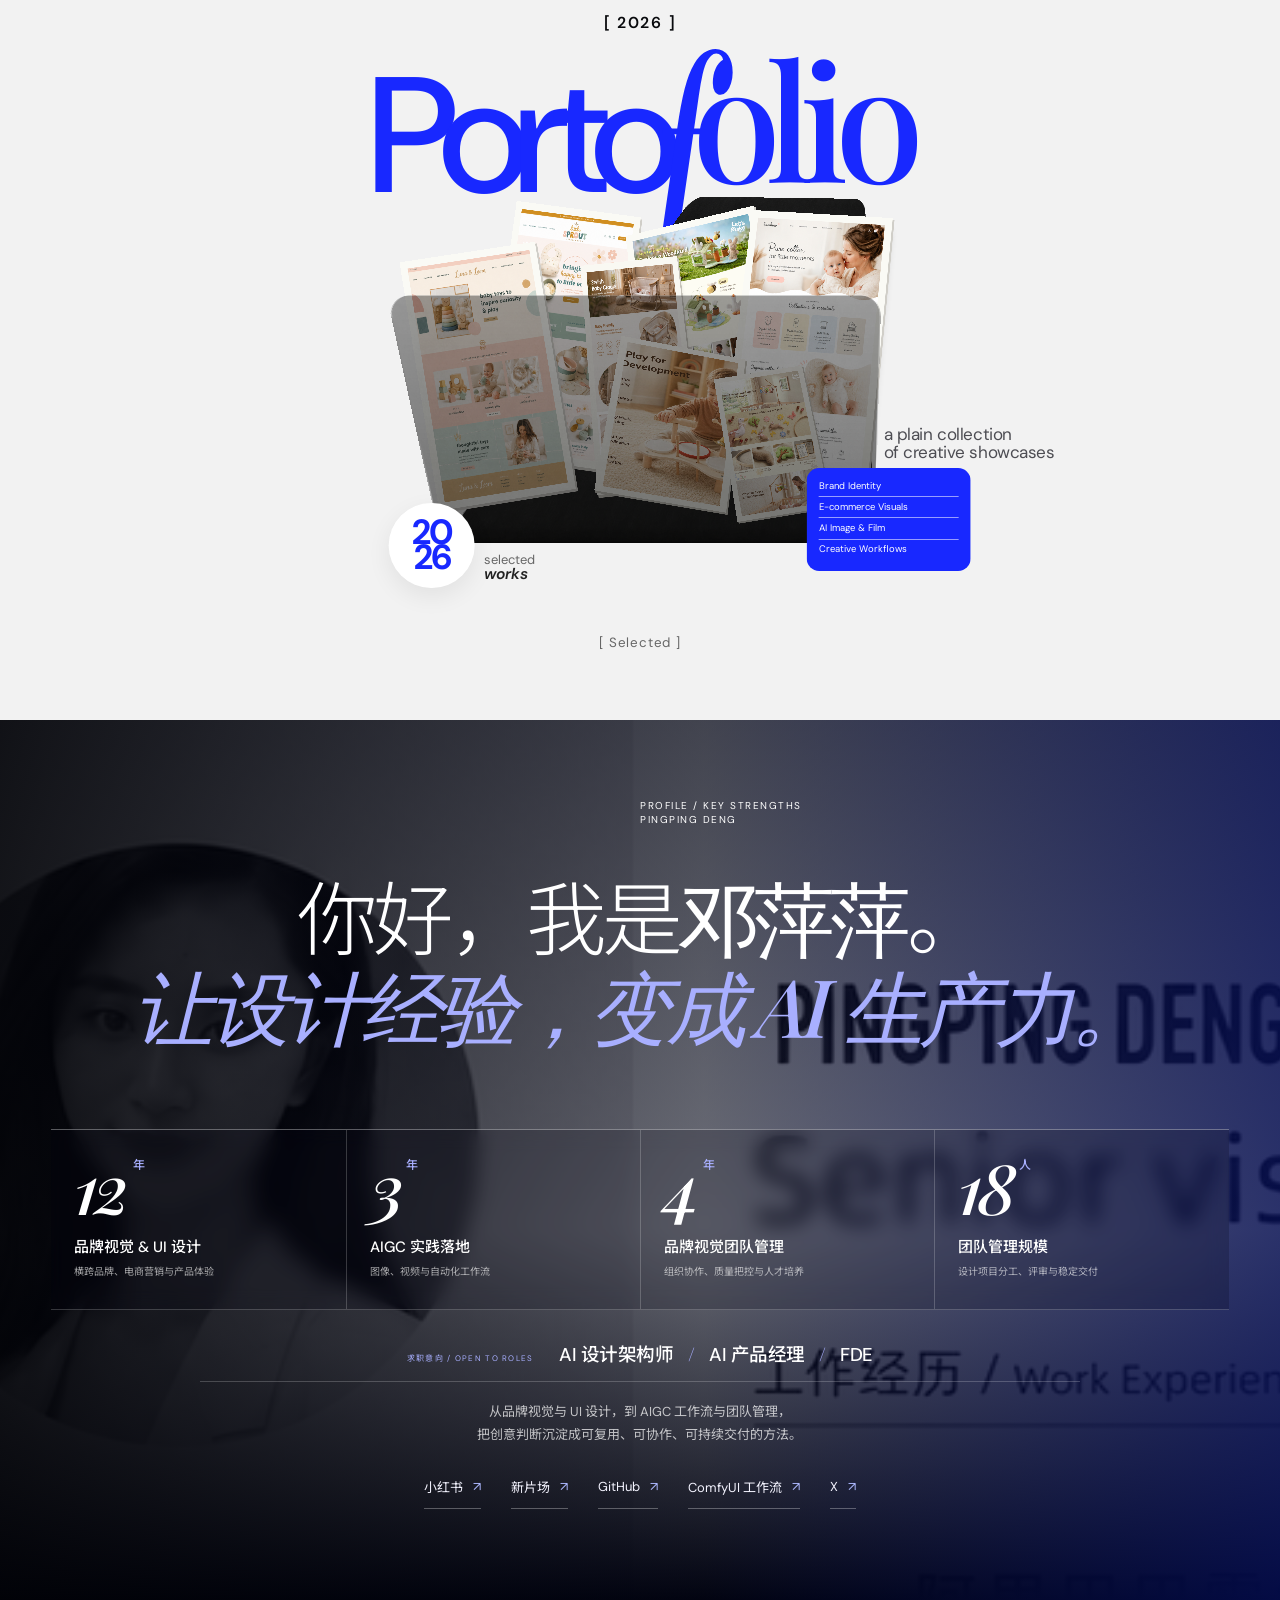
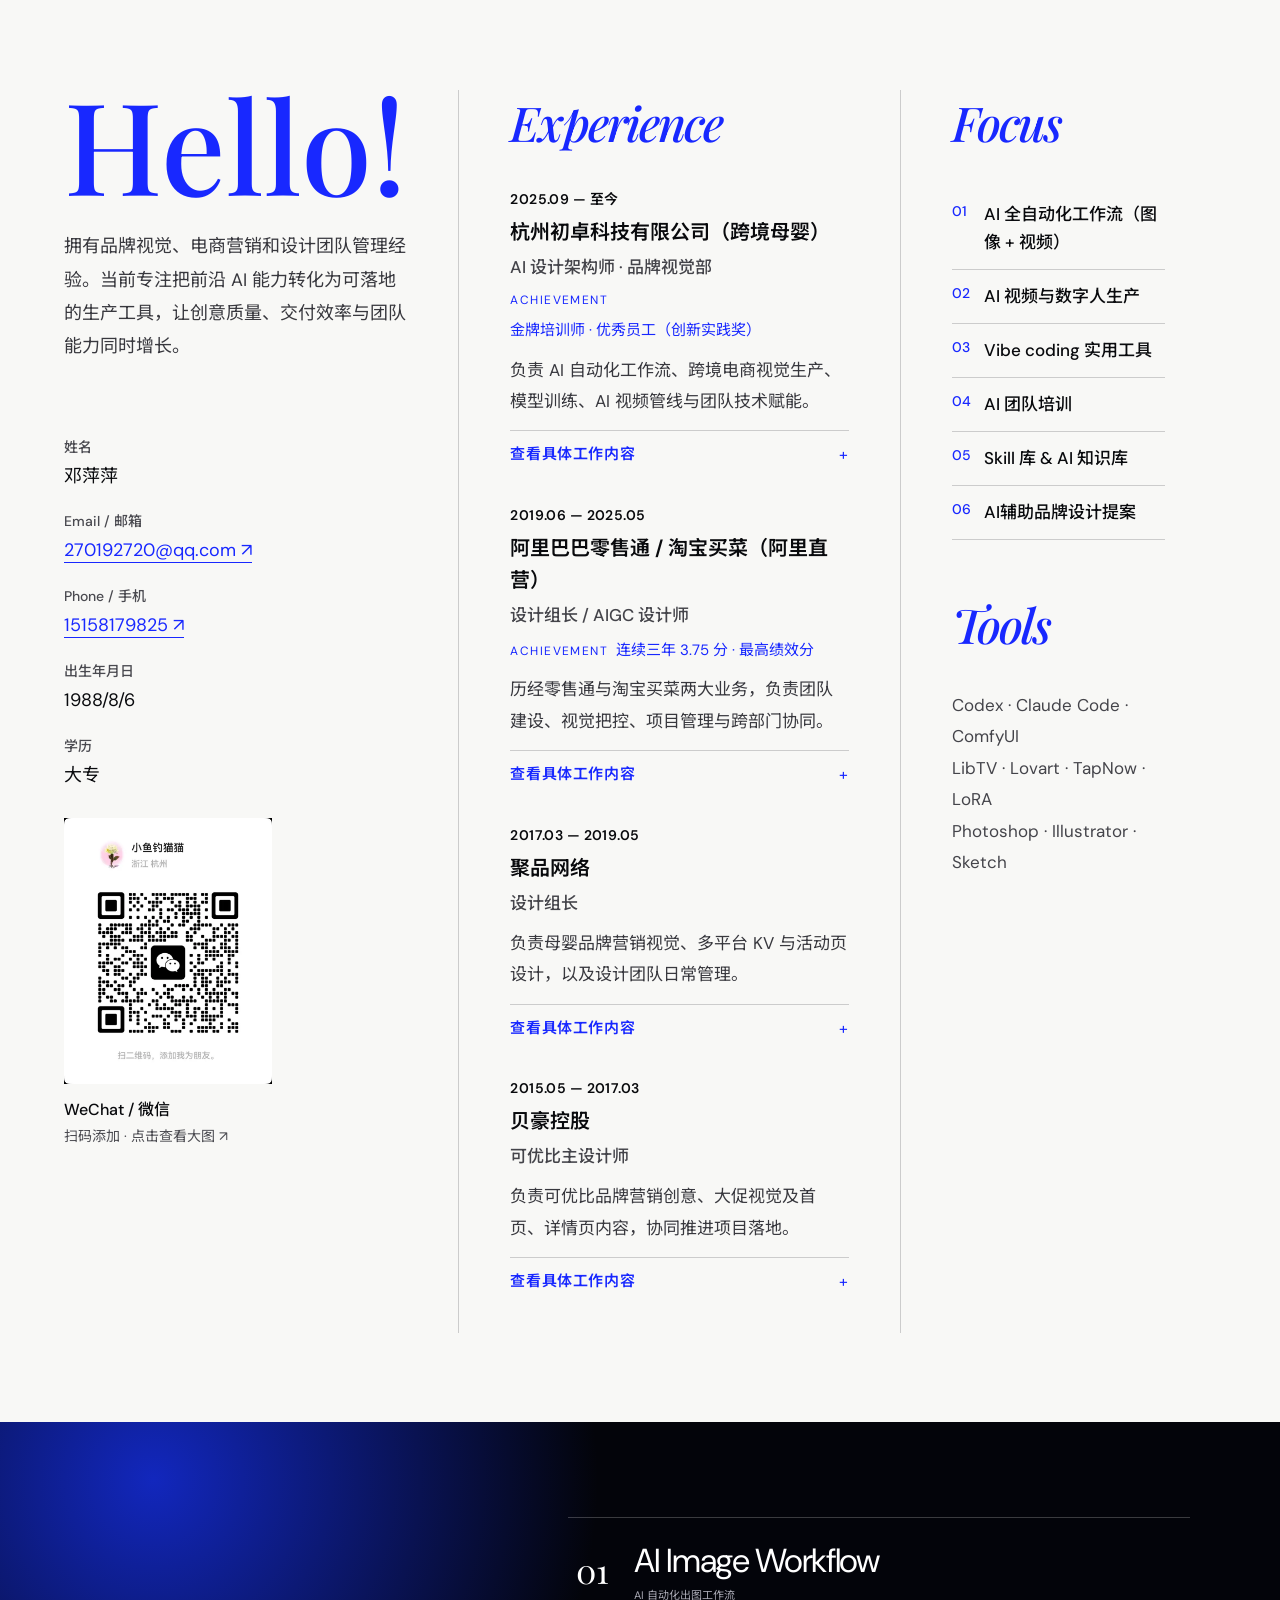
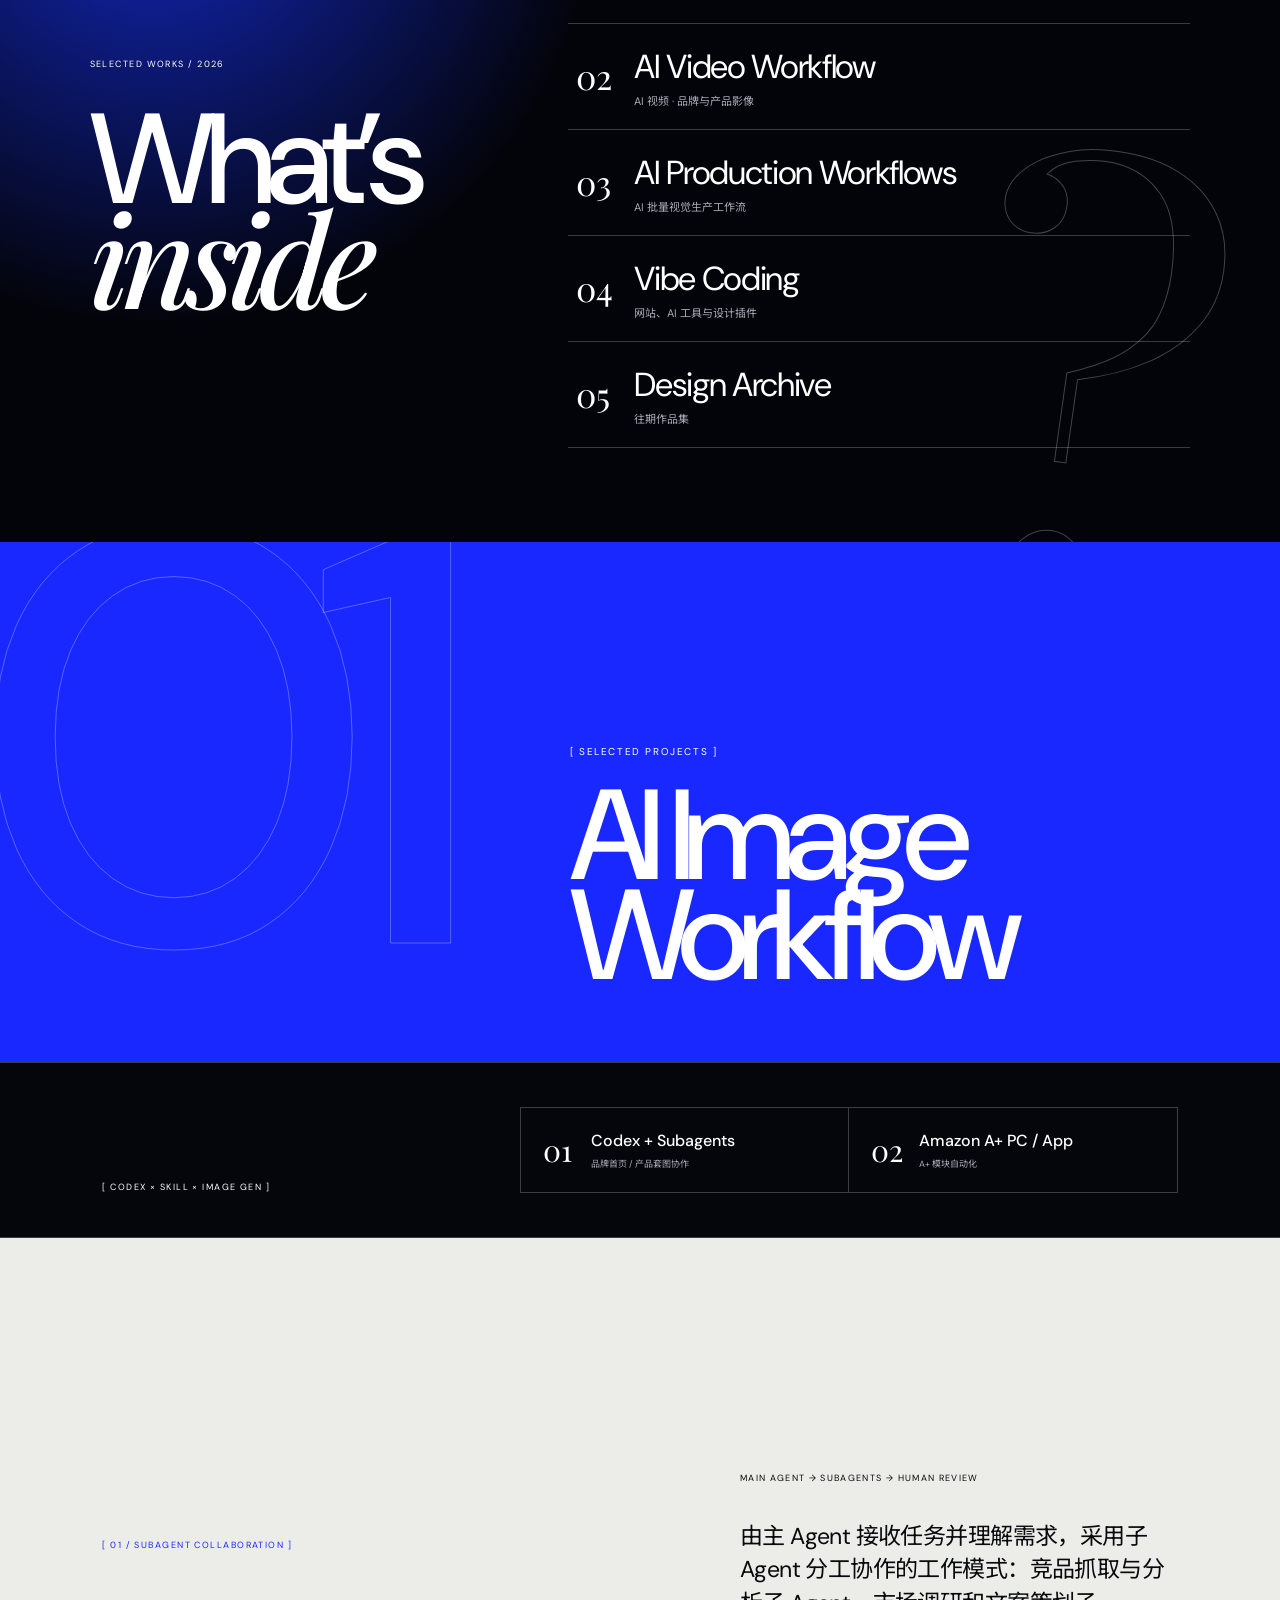
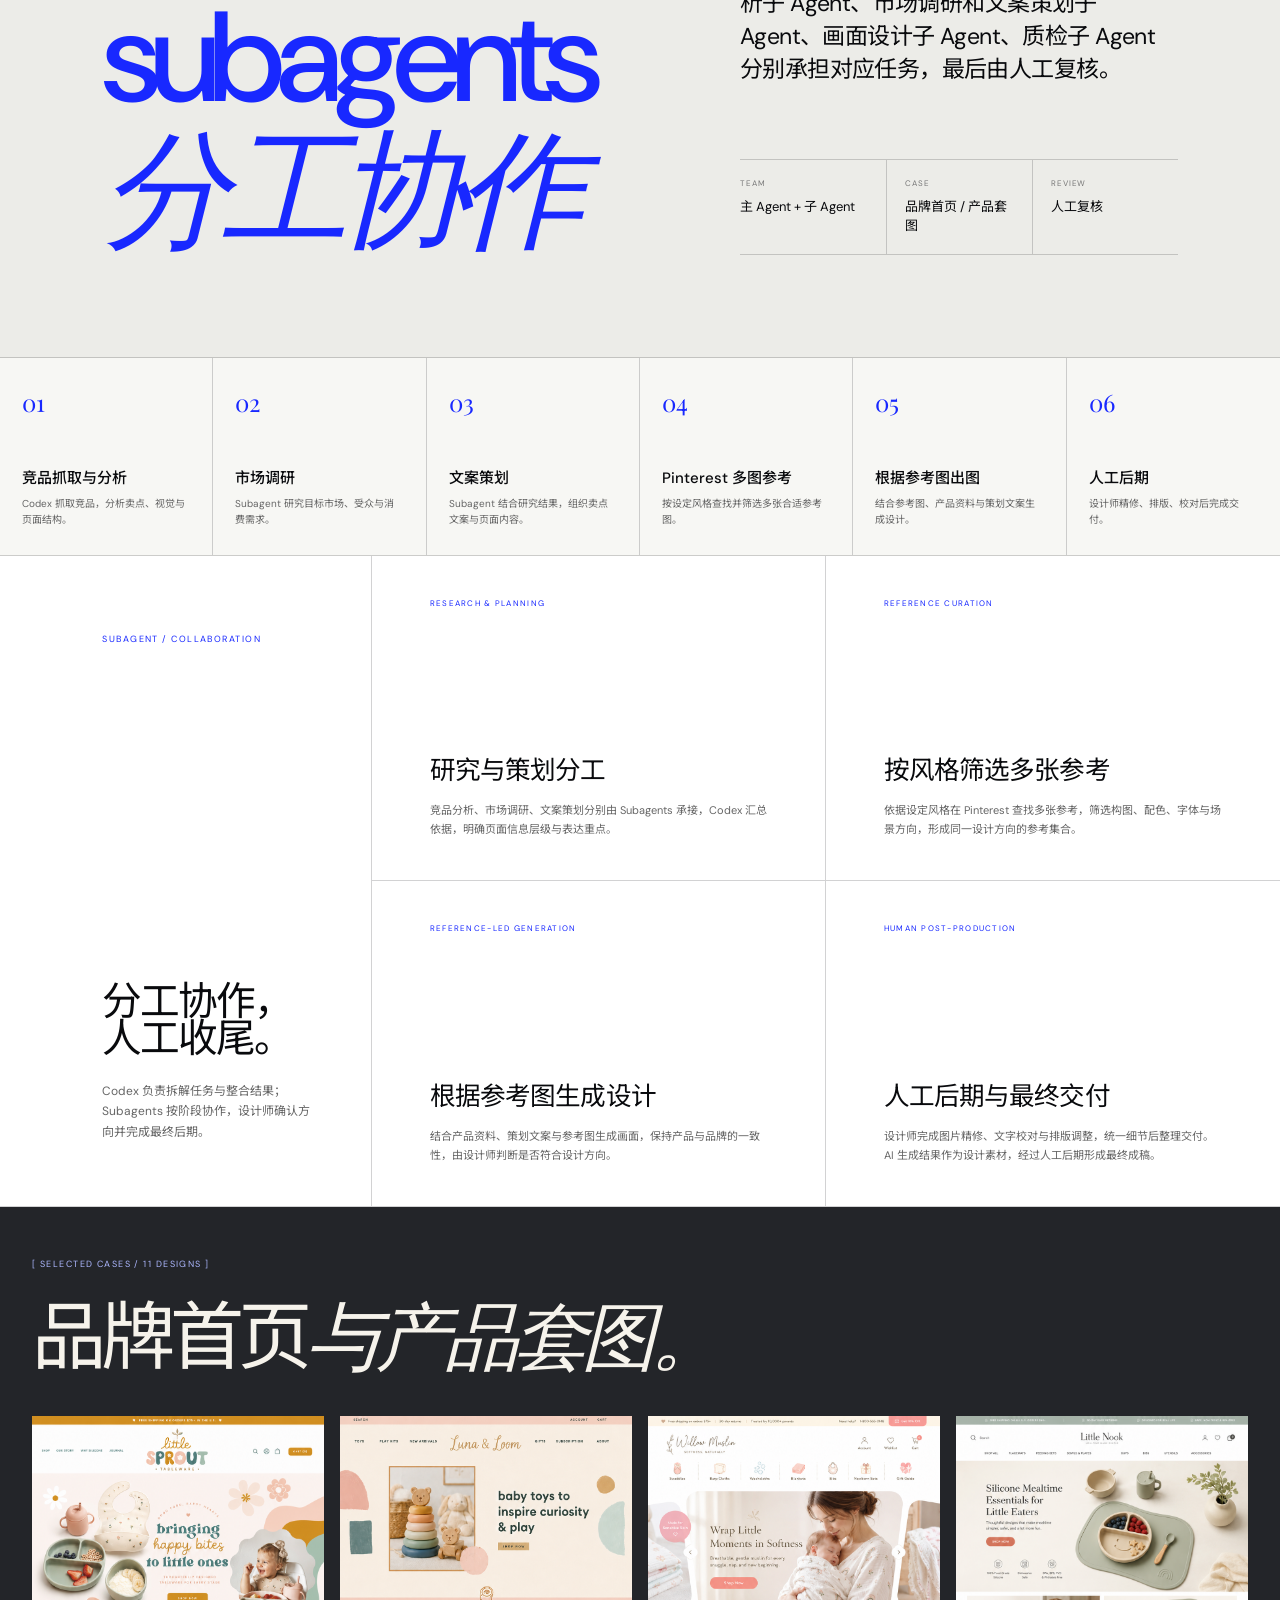
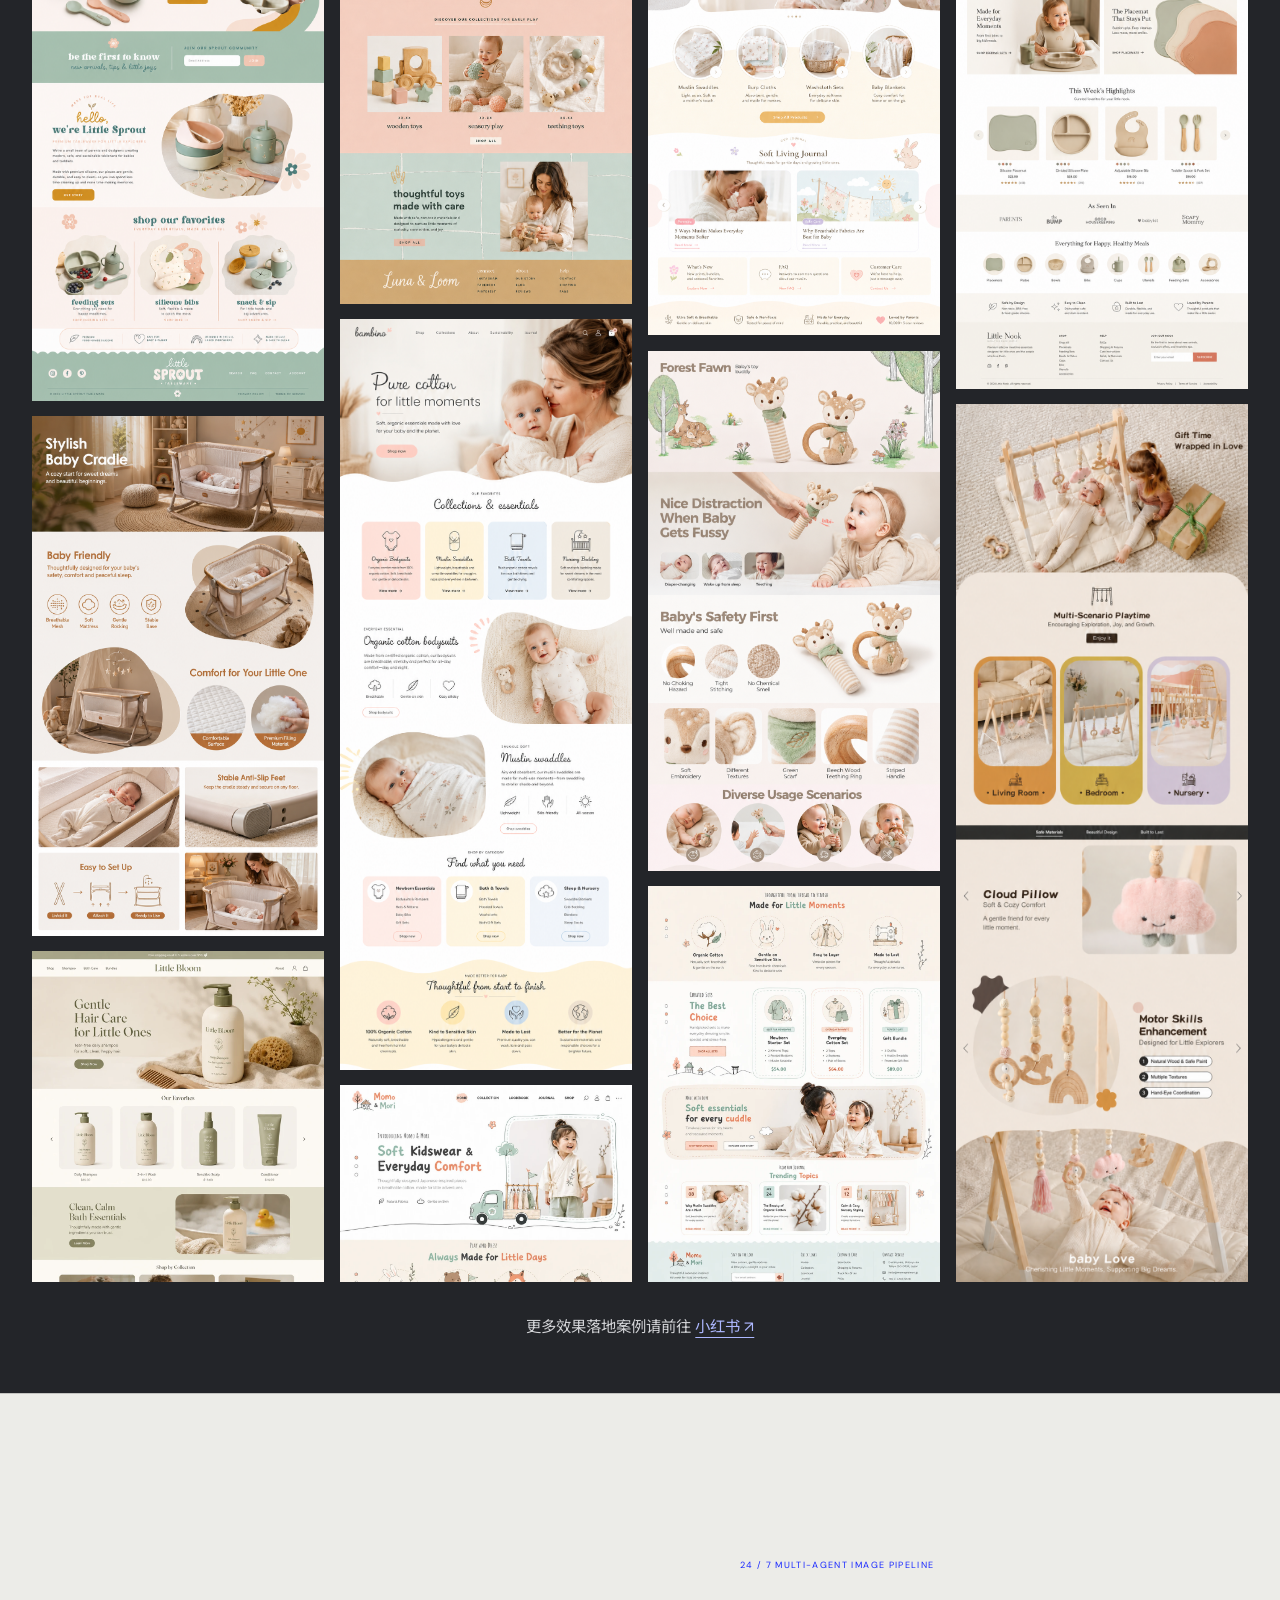
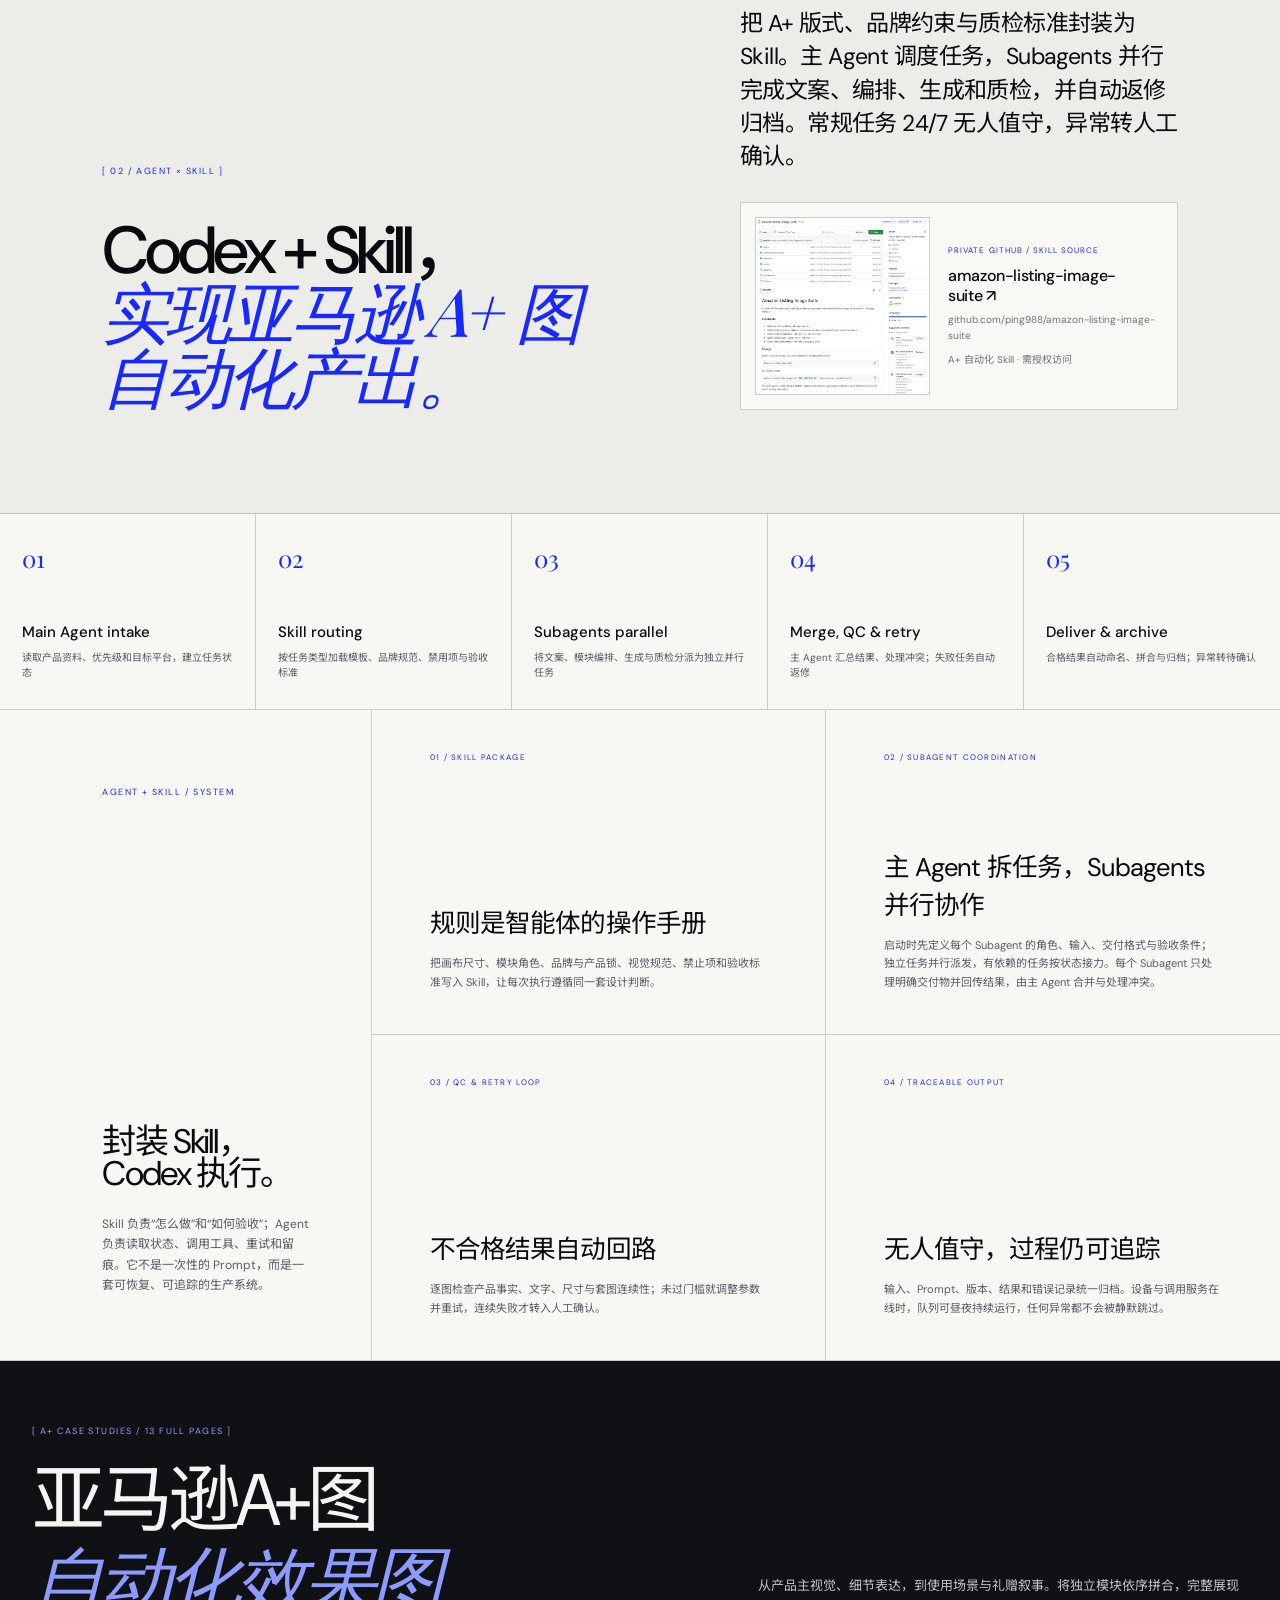
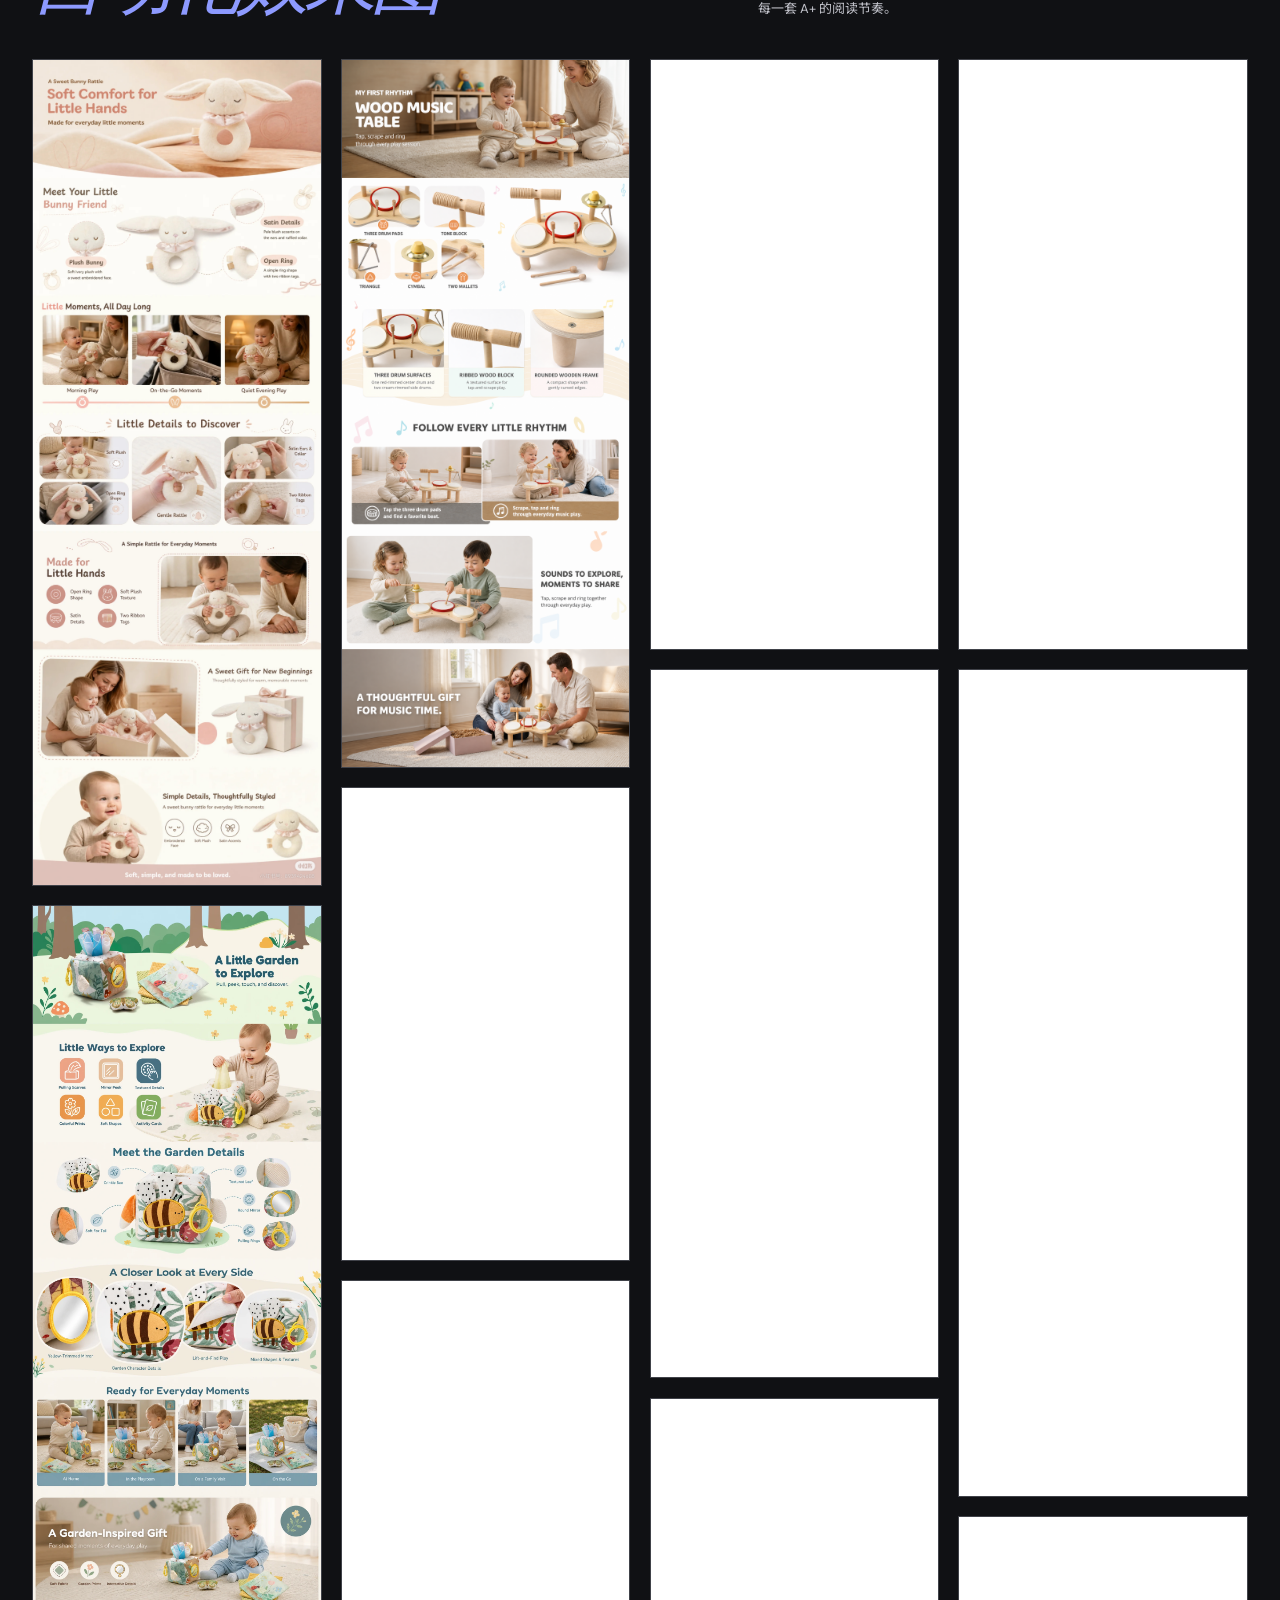
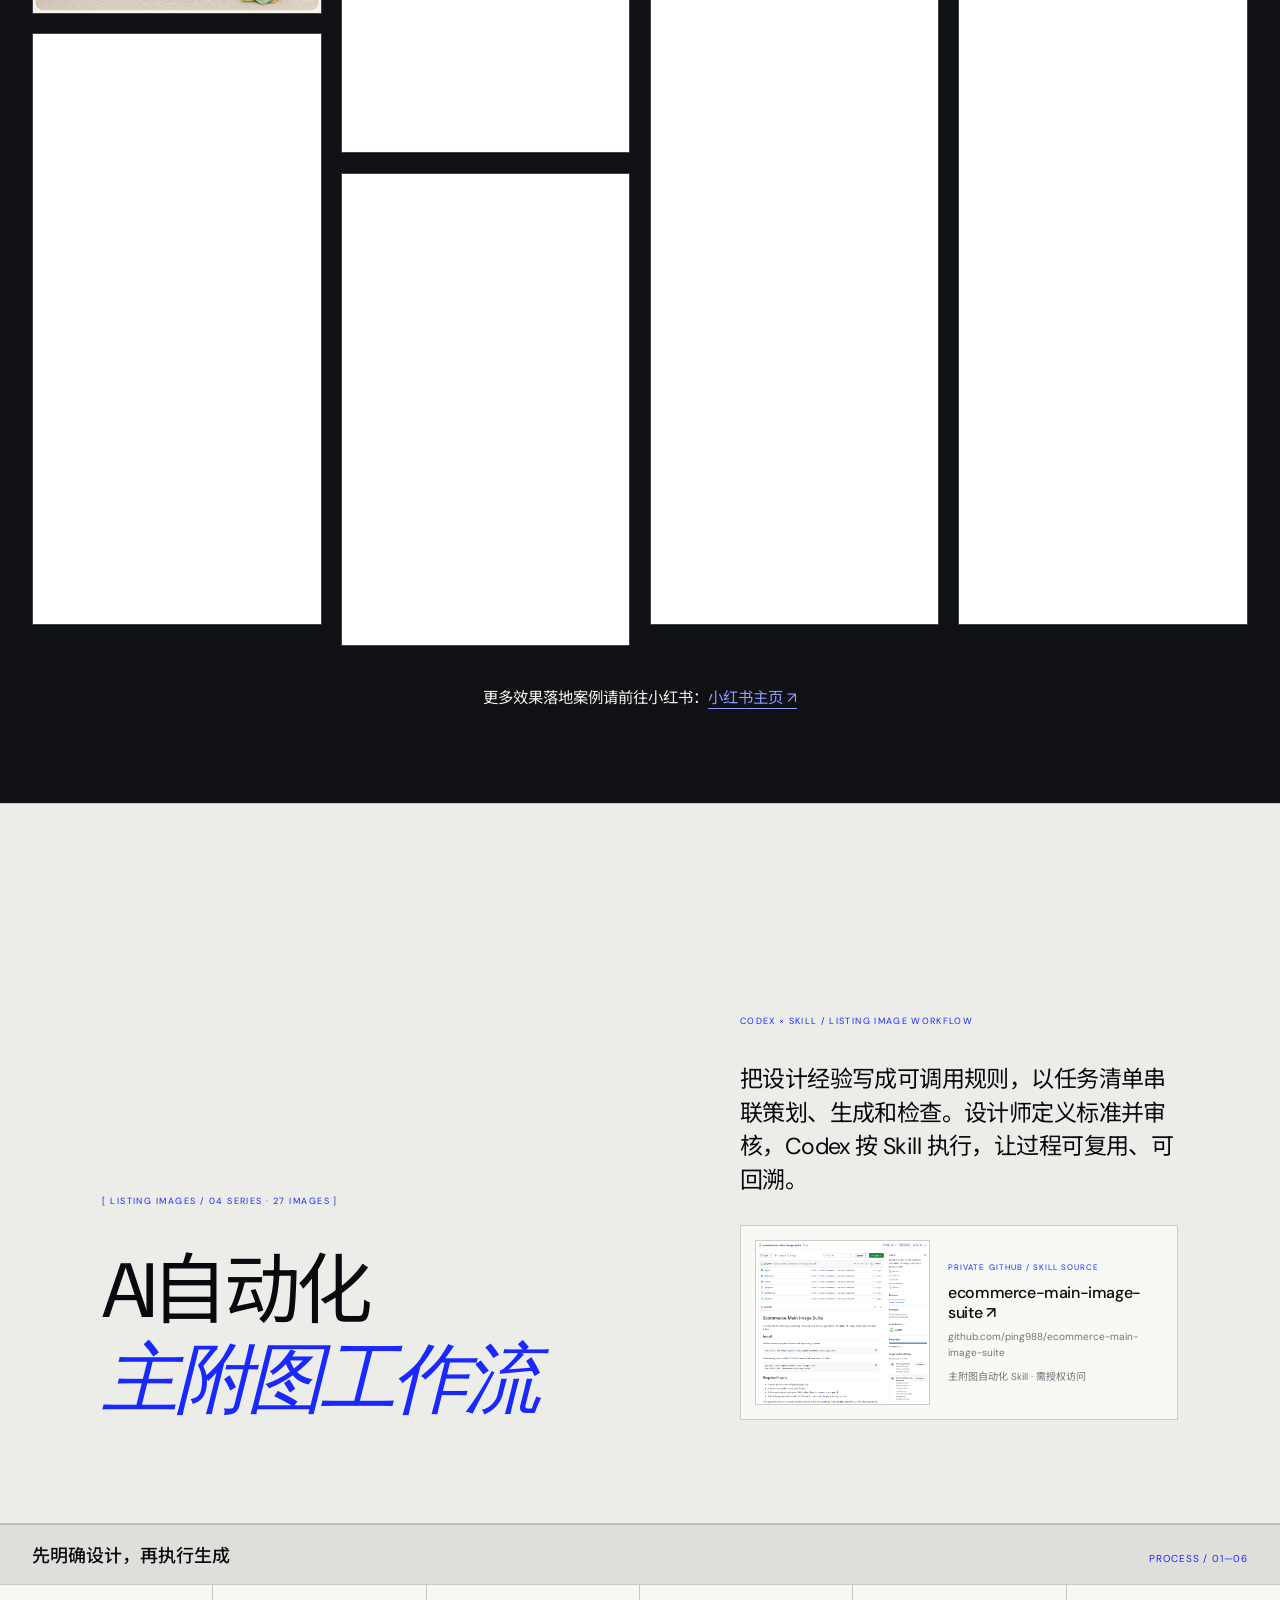
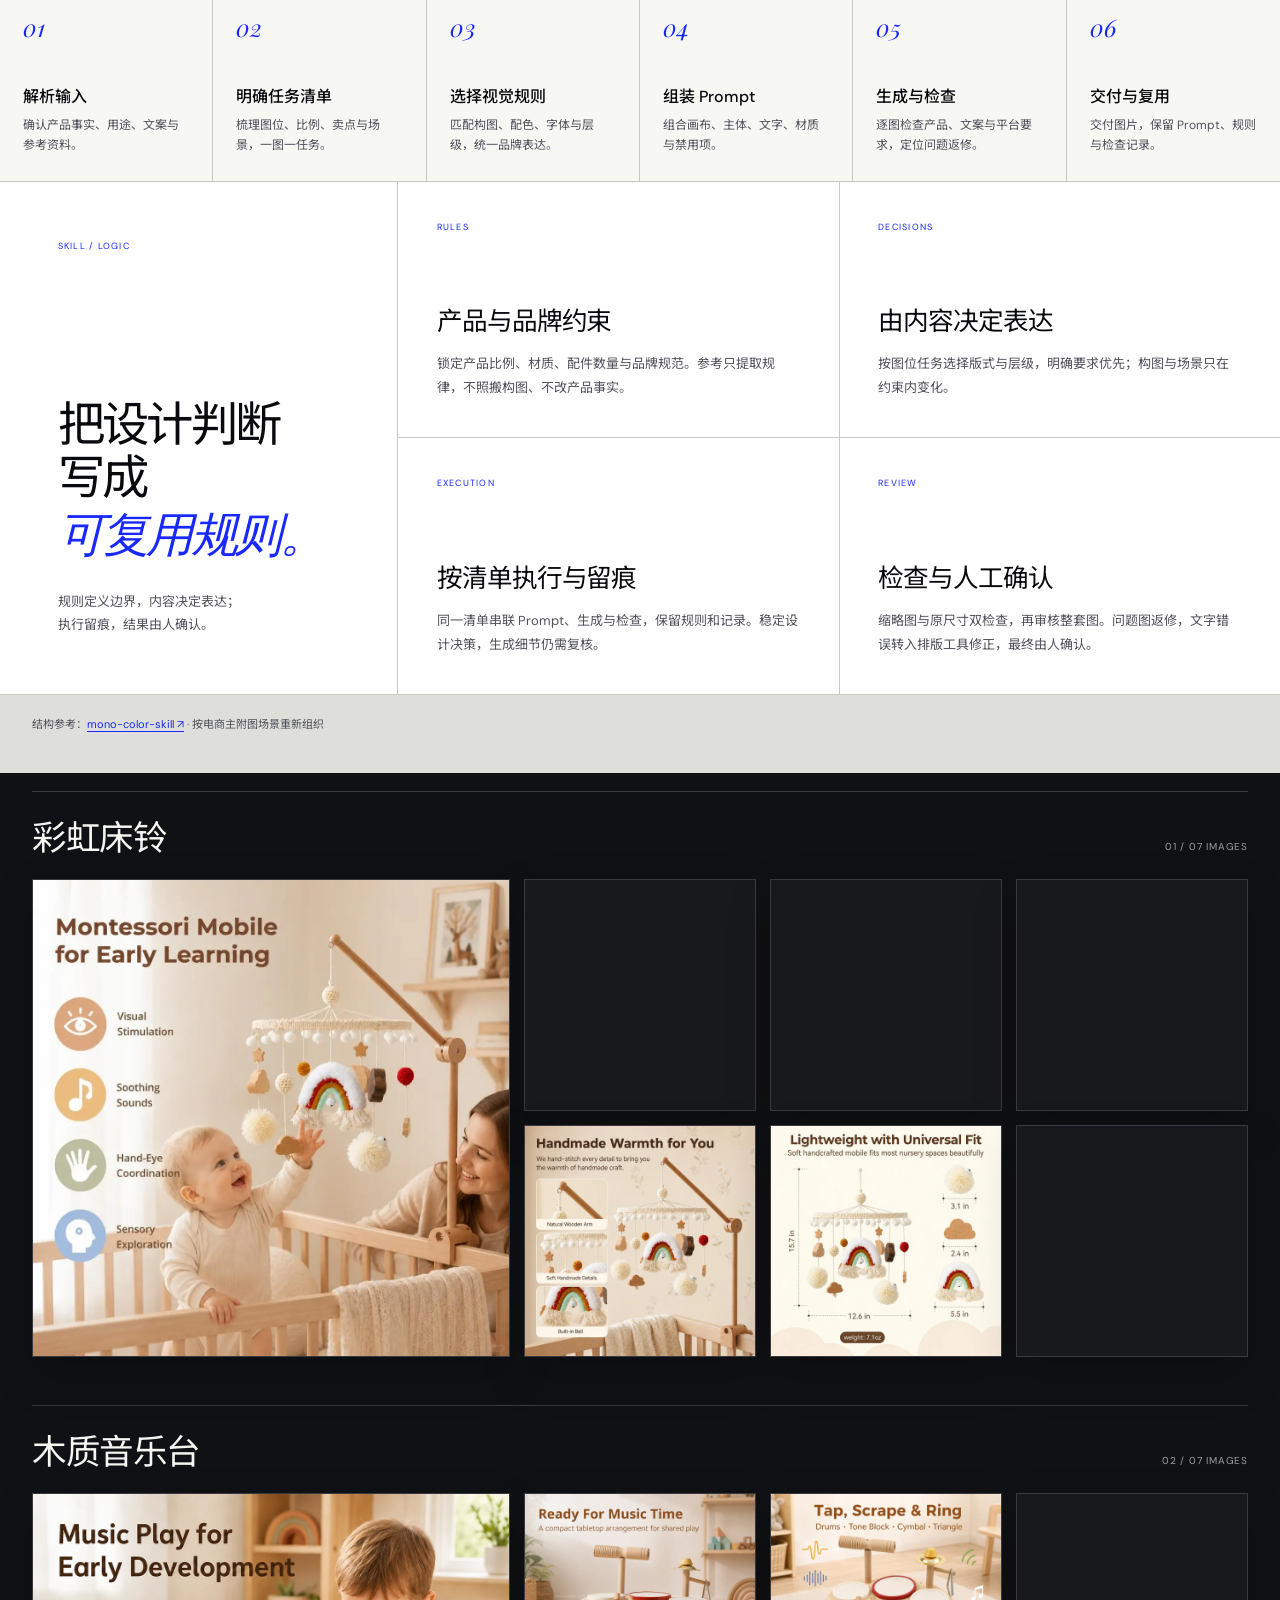
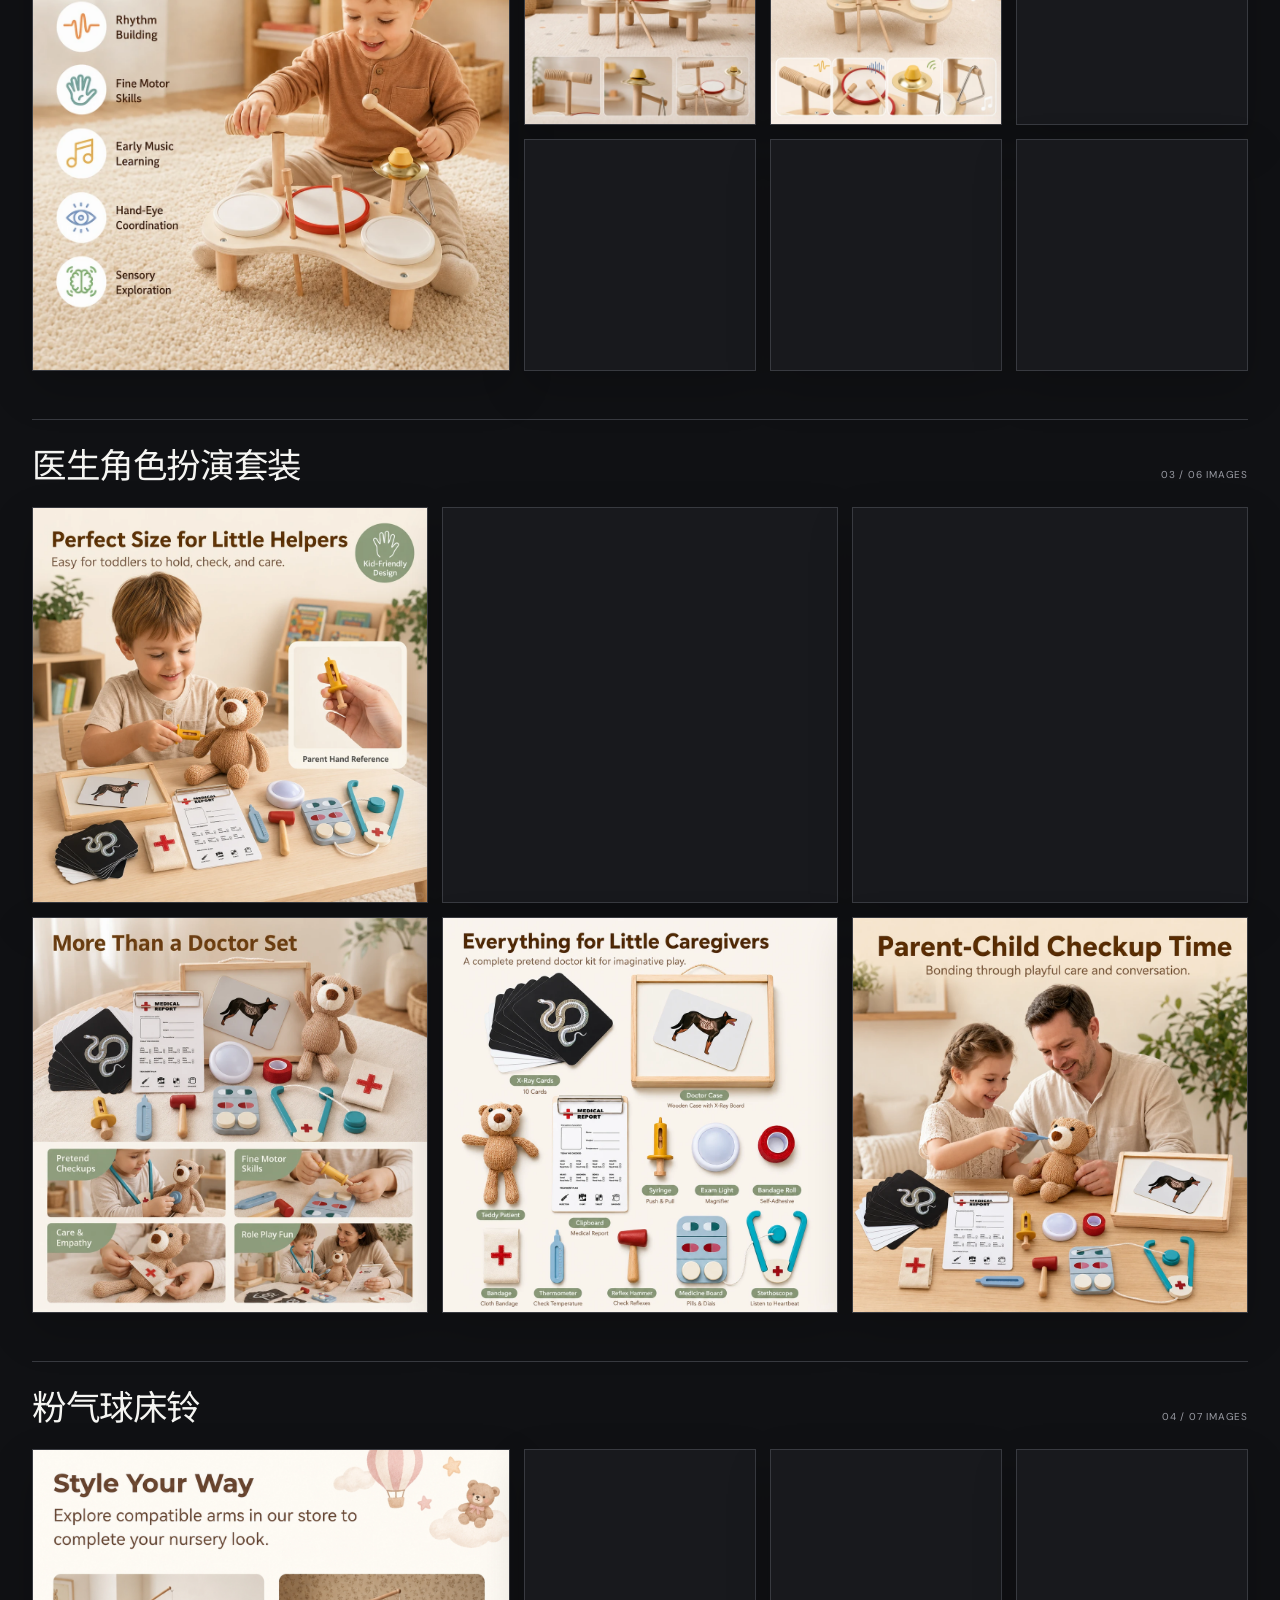
<file: index.html>
<!doctype html>
<html lang="zh-CN">
  <head>
    <meta charset="UTF-8" />
    <meta name="viewport" content="width=device-width, initial-scale=1.0" />
    <meta name="description" content="邓萍萍，AI 设计架构师。聚焦 AI 全自动化工作流、AI 视频、Vibe coding、团队培训与知识库建设。" />
    <title>邓萍萍 · AI 设计架构师作品集</title>
    <script type="module" crossorigin src="/assets/main-ApnpdHCV.js"></script>
    <link rel="modulepreload" crossorigin href="/assets/archive-gallery-417KMnsT.js">
    <link rel="stylesheet" crossorigin href="/assets/archive-gallery-CXCfC7b8.css">
    <link rel="stylesheet" crossorigin href="/assets/main-ChZQEMOP.css">
    <link rel="stylesheet" crossorigin href="/assets/styles-DKJo5s04.css">
  </head>
  <body>
    <a class="skip-link" href="#contents">跳到作品目录</a>
    <header class="topbar" data-header>
      <a class="brand" href="#top" aria-label="返回首页">
        <span class="brand-dot"></span>
        <span><strong>邓萍萍</strong><small>PINGPING DENG · 2026</small></span>
      </a>
      <button class="menu-toggle" type="button" aria-expanded="false" aria-controls="main-nav">MENU</button>
      <nav id="main-nav" aria-label="主导航">
        <a href="#about">关于</a>
        <a href="#contents">目录</a>
        <a href="#selected">作品</a>
        <a href="#batch-workflows">AI 工作流</a>
        <a href="#vibe-coding">Vibe Coding</a>
        <a href="#contact">联系 ↗</a>
      </nav>
    </header>

    <main id="top">
      <section class="hero" aria-labelledby="hero-title">
        <div class="hero-stage">
          <div class="edition">[ 2026 ]</div>
          <h1 id="hero-title"><span>Porto</span><em><span class="hero-f">f</span><span class="hero-olio">olio</span></em></h1>
          <div class="hero-collage" aria-label="品牌首页与电商视觉真实作品展示">
            <img class="editorial-folder-art" src="/assets/hero-selected/editorial-folder-20260907.png" alt="" aria-hidden="true" fetchpriority="high" />
          </div>
          <div class="hero-year" aria-label="2026 年精选作品"><strong><span>20</span><span>26</span></strong><p>selected<br /><em>works</em></p></div>
          <div class="hero-copy"><p>a plain collection<br />of creative showcases</p></div>
          <div class="hero-index" aria-label="作品方向">
            <span>Brand Identity</span>
            <span>E-commerce Visuals</span>
            <span>AI Image &amp; Film</span>
            <span>Creative Workflows</span>
          </div>
          <a class="hero-selected" href="#about">[ Selected ]</a>
        </div>
      </section>

      <section class="about-portrait" id="about" aria-labelledby="about-title">
        <div class="portrait-backdrop" aria-hidden="true">
          <img src="/assets/resume-full-en-v2.png" alt="" />
        </div>
        <div class="about-shade"></div>
        <p class="about-kicker">PROFILE / KEY STRENGTHS<br />PINGPING DENG</p>
        <h2 id="about-title">你好，我是<span>邓萍萍</span>。<br /><em>让设计经验，变成 AI 生产力。</em></h2>
        <div class="about-metrics" aria-label="职业优势数据">
          <article class="about-metric">
            <strong>12<small>年</small></strong>
            <h3>品牌视觉 &amp; UI 设计</h3>
            <p>横跨品牌、电商营销与产品体验</p>
          </article>
          <article class="about-metric">
            <strong>3<small>年</small></strong>
            <h3>AIGC 实践落地</h3>
            <p>图像、视频与自动化工作流</p>
          </article>
          <article class="about-metric">
            <strong>4<small>年</small></strong>
            <h3>品牌视觉团队管理</h3>
            <p>组织协作、质量把控与人才培养</p>
          </article>
          <article class="about-metric">
            <strong>18<small>人</small></strong>
            <h3>团队管理规模</h3>
            <p>设计项目分工、评审与稳定交付</p>
          </article>
        </div>
        <div class="about-footer">
          <div class="about-intent" aria-label="求职意向">
            <span>求职意向 / OPEN TO ROLES</span>
            <p>AI 设计架构师 <i>/</i> AI 产品经理 <i>/</i> FDE</p>
          </div>
          <p class="about-summary">从品牌视觉与 UI 设计，到 AIGC 工作流与团队管理，<br />把创意判断沉淀成可复用、可协作、可持续交付的方法。</p>
          <nav class="about-links" aria-label="作品与技术平台">
            <a href="https://www.xiaohongshu.com/user/profile/64afdfb4000000002b009780?xsec_token=ABX6-Nh1i8RFf0-ZAN_6PKRHxeympctrBtNVrWw-VimEo=&amp;xsec_source=pc_user" target="_blank" rel="noopener noreferrer">小红书 <span aria-hidden="true">↗</span></a>
            <a href="https://www.xinpianchang.com/u16172014" target="_blank" rel="noopener noreferrer">新片场 <span aria-hidden="true">↗</span></a>
            <a href="https://github.com/ping988" target="_blank" rel="noopener noreferrer">GitHub <span aria-hidden="true">↗</span></a>
            <a href="https://www.liblib.art/userpage/bc58d235ba044d3daee089b05648dcba/publish/workflow" target="_blank" rel="noopener noreferrer">ComfyUI 工作流 <span aria-hidden="true">↗</span></a>
            <a href="https://x.com/wen_jessie61157" target="_blank" rel="noopener noreferrer">X <span aria-hidden="true">↗</span></a>
          </nav>
        </div>
      </section>

      <section class="profile-sheet" id="hello" aria-labelledby="profile-title">
        <div class="profile-intro">
          <h2 id="profile-title">Hello!</h2>
          <p>拥有品牌视觉、电商营销和设计团队管理经验。当前专注把前沿 AI 能力转化为可落地的生产工具，让创意质量、交付效率与团队能力同时增长。</p>
          <div class="profile-contact" aria-label="联系方式">
            <dl>
              <div><dt>姓名</dt><dd>邓萍萍</dd></div>
              <div><dt>Email / 邮箱</dt><dd><a href="mailto:270192720@qq.com">270192720@qq.com ↗</a></dd></div>
              <div><dt>Phone / 手机</dt><dd><a href="tel:+8615158179825">15158179825 ↗</a></dd></div>
              <div><dt>出生年月日</dt><dd><time datetime="1988-08-06">1988/8/6</time></dd></div>
              <div><dt>学历</dt><dd>大专</dd></div>
            </dl>
            <figure class="profile-wechat">
              <a href="/assets/contact/wechat-qr.webp" target="_blank" rel="noopener noreferrer" aria-label="在新标签页查看微信二维码原图">
                <img src="/assets/contact/wechat-qr.webp" alt="邓萍萍的微信联系二维码，扫码添加好友" width="750" height="960" loading="lazy" />
              </a>
              <figcaption><strong>WeChat / 微信</strong><span>扫码添加 · 点击查看大图 ↗</span></figcaption>
            </figure>
          </div>
        </div>
        <div class="profile-column experience-list" id="experience">
          <h3>Experience</h3>
          <article class="experience-item">
            <time>2025.09 — 至今</time>
            <strong>杭州初卓科技有限公司（跨境母婴）</strong>
            <span>AI 设计架构师 · 品牌视觉部</span>
            <p class="experience-honors"><span>ACHIEVEMENT</span>金牌培训师 · 优秀员工（创新实践奖）</p>
            <p class="experience-brief">负责 AI 自动化工作流、跨境电商视觉生产、模型训练、AI 视频管线与团队技术赋能。</p>
            <details>
              <summary>查看具体工作内容</summary>
              <ol>
                <li><b>智能体协作与自动化：</b>使用 Claude Code、Codex、WorkBuddy 等 Agent 工具构建设计协作流程，将前沿 AI 能力沉淀为降本增效工具，连接设计、技术与管理。</li>
                <li><b>AI 视觉内容全链路：</b>主导跨境电商全案视觉，批量生产产品场景图、Amazon 主图/附图与 A+ 页面素材，统一产品质感、卖点呈现与多端视觉表现。</li>
                <li><b>模型训练与风格稳定：</b>围绕人物/IP 一致性和特定画风开展 LoRA 训练与微调，结合 ComfyUI 工作流解决商业项目批量生产中的风格稳定问题。</li>
                <li><b>AI 视频与数字人生产：</b>从 0 到 1 搭建电商视频生产管线，完成数字人带货视频、产品展示动画及 TVC 的创意策划、AI 生成、实拍合成与后期包装。</li>
                <li><b>团队技术赋能：</b>搭建企业级 AI 知识库、标准化 Prompt 库与工具矩阵，制定 AI 视觉 SOP，并通过内部培训提升团队 AIGC 应用水平与生产效率。</li>
                <li><b>工具与流程建设：</b>深度应用 ComfyUI、LibTV、Lovart、TapNow 等 AI 工具，持续搭建和优化复杂生成工作流。</li>
              </ol>
            </details>
          </article>
          <article class="experience-item">
            <time>2019.06 — 2025.05</time>
            <strong>阿里巴巴零售通 / 淘宝买菜（阿里直营）</strong>
            <span>设计组长 / AIGC 设计师</span>
            <p class="experience-honors"><span>ACHIEVEMENT</span>连续三年 3.75 分 · 最高绩效分</p>
            <p class="experience-brief">历经零售通与淘宝买菜两大业务，负责团队建设、视觉把控、项目管理与跨部门协同。</p>
            <details>
              <summary>查看具体工作内容</summary>
              <ol>
                <li><b>AIGC 设计实践：</b>利用 Stable Diffusion（SD）与 ComfyUI 工作流辅助生成海报、活动页、营销页等视觉内容，并训练 LoRA 模型，提升风格稳定性与生产效率。</li>
                <li><b>团队建设与管理：</b>组建并管理 18 人以上设计团队，负责项目分工、设计评审、人才培养与协作机制建设，保障团队稳定交付。</li>
                <li><b>视觉策略与质量把控：</b>统筹项目及产品整体视觉风格，参与设计规范的制定、落地与持续优化，统一多业务场景的设计标准和产出质量。</li>
                <li><b>项目全流程管理：</b>参与项目立项、规划与实施，制定时间表、预算和资源分配方案，控制关键节点，确保项目按时、按质、按预算推进。</li>
                <li><b>营销与业务视觉：</b>负责零售通、淘宝买菜重点营销项目及产品场景的视觉方案，兼顾品牌表达、活动转化与用户体验。</li>
                <li><b>跨部门协同：</b>协调业务、运营、产品、研发及外部供应商，推动需求对齐、资源调配与高效落地。</li>
              </ol>
            </details>
          </article>
          <article class="experience-item">
            <time>2017.03 — 2019.05</time>
            <strong>聚品网络</strong>
            <span>设计组长</span>
            <p class="experience-brief">负责母婴品牌营销视觉、多平台 KV 与活动页设计，以及设计团队日常管理。</p>
            <details>
              <summary>查看具体工作内容</summary>
              <ol>
                <li><b>品牌创意与视觉表达：</b>参与品牌营销项目的整体创意与视觉方向讨论，将品牌诉求转化为具体设计方案。</li>
                <li><b>整合营销视觉：</b>以广告全案思维组织视觉创意，独立完成 Campaign 相关设计产出，保持传播主题与视觉表达一致。</li>
                <li><b>团队管理与质量把控：</b>负责设计团队日常管理，参与设计规范的制定与优化，把控团队设计产出质量。</li>
                <li><b>多平台活动设计：</b>负责公司互联网多平台的主视觉 KV、活动页面创意与设计，适配不同渠道的展示需求。</li>
                <li><b>经验分享与团队赋能：</b>分享设计方法与技术经验，帮助团队提升专业能力与协作水平。</li>
              </ol>
            </details>
          </article>
          <article class="experience-item">
            <time>2015.05 — 2017.03</time>
            <strong>贝豪控股</strong>
            <span>可优比主设计师</span>
            <p class="experience-brief">负责可优比品牌营销创意、大促视觉及首页、详情页内容，协同推进项目落地。</p>
            <details>
              <summary>查看具体工作内容</summary>
              <ol>
                <li><b>品牌营销创意：</b>独立策划营销创意全案，制定品牌营销策略与视觉方案，推动创意从构想到落地。</li>
                <li><b>大促活动策划与执行：</b>围绕 618、双十一等大型促销节点，策划并执行整合营销方案，统筹活动视觉表达。</li>
                <li><b>电商内容与页面设计：</b>负责内容策划、活动传播推广、首页与详情页等设计制作，并对交付结果负责。</li>
                <li><b>品牌年度项目：</b>策划并执行品牌年度大事件，参与品牌建设重点项目，保持品牌表达的连贯性。</li>
                <li><b>跨部门协同：</b>协调跨部门需求、沟通与资源调配，推动营销方案和设计项目顺利执行。</li>
              </ol>
            </details>
          </article>
        </div>
        <div class="profile-column focus-list">
          <h3>Focus</h3>
          <ol>
            <li>AI 全自动化工作流（图像 + 视频）</li>
            <li>AI 视频与数字人生产</li>
            <li>Vibe coding 实用工具</li>
            <li>AI 团队培训</li>
            <li>Skill 库 &amp; AI 知识库</li>
            <li>AI辅助品牌设计提案</li>
          </ol>
          <h3>Tools</h3>
          <p>Codex · Claude Code · ComfyUI<br />LibTV · Lovart · TapNow · LoRA<br />Photoshop · Illustrator · Sketch</p>
        </div>
      </section>

      <section class="contents" id="contents" aria-labelledby="contents-title">
        <div class="contents-orbit" aria-hidden="true">?</div>
        <div class="contents-title">
          <span>SELECTED WORKS / 2026</span>
          <h2 id="contents-title">What’s<br /><em>inside</em></h2>
        </div>
        <ol class="contents-list">
          <li><a href="#ai-image"><span>01</span><strong>AI Image Workflow</strong><small>AI 自动化出图工作流</small></a></li>
          <li><a href="#ai-video"><span>02</span><strong>AI Video Workflow</strong><small>AI 视频 · 品牌与产品影像</small></a></li>
          <li><a href="#batch-workflows"><span>03</span><strong>AI Production Workflows</strong><small>AI 批量视觉生产工作流</small></a></li>
          <li><a href="#vibe-coding"><span>04</span><strong>Vibe Coding</strong><small>网站、AI 工具与设计插件</small></a></li>
          <li><a href="#archive"><span>05</span><strong>Design Archive</strong><small>往期作品集</small></a></li>
        </ol>
      </section>

      <section class="chapter chapter-blue" id="selected" aria-labelledby="selected-title">
        <span class="chapter-number" aria-hidden="true">01</span>
        <div><p>[ SELECTED PROJECTS ]</p><h2 id="selected-title">AI Image<br />Workflow</h2></div>
      </section>

      <section class="workflow-index" id="ai-image" aria-label="AI Image Workflow 项目导航">
        <p>[ CODEX × SKILL × IMAGE GEN ]</p>
        <nav>
          <a href="#main-suite"><span>01</span><strong>Codex + Subagents</strong><small>品牌首页 / 产品套图协作</small></a>
          <a href="#aplus-suite"><span>02</span><strong>Amazon A+ PC / App</strong><small>A+ 模块自动化</small></a>
        </nav>
      </section>

      <section class="workflow-page workflow-page-main" id="main-suite" aria-labelledby="main-suite-title">
        <header class="workflow-page-header">
          <div class="workflow-page-title">
            <p>[ 01 / SUBAGENT COLLABORATION ]</p>
            <h2 id="main-suite-title">subagents<br /><em>分工协作</em></h2>
          </div>
          <div class="workflow-summary">
            <span>MAIN AGENT → SUBAGENTS → HUMAN REVIEW</span>
            <p>由主 Agent 接收任务并理解需求，采用子 Agent 分工协作的工作模式：竞品抓取与分析子 Agent、市场调研和文案策划子 Agent、画面设计子 Agent、质检子 Agent 分别承担对应任务，最后由人工复核。</p>
            <dl><div><dt>TEAM</dt><dd>主 Agent + 子 Agent</dd></div><div><dt>CASE</dt><dd>品牌首页 / 产品套图</dd></div><div><dt>REVIEW</dt><dd>人工复核</dd></div></dl>
          </div>
        </header>

        <div class="workflow-rail" aria-label="Subagents 分工协作六步流程">
          <article><span>01</span><strong>竞品抓取与分析</strong><p>Codex 抓取竞品，分析卖点、视觉与页面结构。</p></article>
          <article><span>02</span><strong>市场调研</strong><p>Subagent 研究目标市场、受众与消费需求。</p></article>
          <article><span>03</span><strong>文案策划</strong><p>Subagent 结合研究结果，组织卖点文案与页面内容。</p></article>
          <article><span>04</span><strong>Pinterest 多图参考</strong><p>按设定风格查找并筛选多张合适参考图。</p></article>
          <article><span>05</span><strong>根据参考图出图</strong><p>结合参考图、产品资料与策划文案生成设计。</p></article>
          <article><span>06</span><strong>人工后期</strong><p>设计师精修、排版、校对后完成交付。</p></article>
        </div>

        <div class="skill-method">
          <div class="skill-method-title"><span>SUBAGENT / COLLABORATION</span><h3>分工协作，<br />人工收尾。</h3><p>Codex 负责拆解任务与整合结果；Subagents 按阶段协作，设计师确认方向并完成最终后期。</p></div>
          <div class="skill-rules">
            <article><span>RESEARCH &amp; PLANNING</span><strong>研究与策划分工</strong><p>竞品分析、市场调研、文案策划分别由 Subagents 承接，Codex 汇总依据，明确页面信息层级与表达重点。</p></article>
            <article><span>REFERENCE CURATION</span><strong>按风格筛选多张参考</strong><p>依据设定风格在 Pinterest 查找多张参考，筛选构图、配色、字体与场景方向，形成同一设计方向的参考集合。</p></article>
            <article><span>REFERENCE-LED GENERATION</span><strong>根据参考图生成设计</strong><p>结合产品资料、策划文案与参考图生成画面，保持产品与品牌的一致性，由设计师判断是否符合设计方向。</p></article>
            <article><span>HUMAN POST-PRODUCTION</span><strong>人工后期与最终交付</strong><p>设计师完成图片精修、文字校对与排版调整，统一细节后整理交付。AI 生成结果作为设计素材，经过人工后期形成最终成稿。</p></article>
          </div>
        </div>

        <div class="output-heading" id="main-cases"><div><span>[ SELECTED CASES / 11 DESIGNS ]</span><h3>品牌首页<em>与产品套图。</em></h3></div></div>
        <section class="output-case-studies" aria-label="首页与产品套图精选案例">
          <div class="image-case-masonry">
            <div class="image-case-column">
              <button class="case-full-image" type="button" data-project="homeSprout" aria-label="放大查看 Little Sprout 品牌首页"><img src="/assets/ai-workflow/cases/MPASL46Y7111O/Clipboard - 2026-05-18 13.57.24.png" alt="Little Sprout 婴童餐具品牌首页完整长图" width="887" height="1774" loading="lazy" /></button>
              <button class="case-full-image" type="button" data-project="suiteCradle" aria-label="放大查看 Baby Cradle 产品套图"><img src="/assets/ai-workflow/cases/MP28M57ENBEUV/企业微信截图_17785642969811.png" alt="Baby Cradle 婴儿摇篮产品套图完整长图" width="941" height="1672" loading="lazy" /></button>
              <button class="case-full-image case-fill-image" type="button" data-project="homeBloom" aria-label="查看 Little Bloom 品牌首页完整长图"><img src="/assets/ai-workflow/cases/supplemental/codex-clipboard-cf943607-cda9-4502-8e67-62dd3478f698.png" alt="Little Bloom 婴童洗护品牌首页裁切预览" width="1002" height="1570" loading="lazy" /></button>
            </div>
            <div class="image-case-column">
              <button class="case-full-image" type="button" data-project="homeLuna" aria-label="放大查看 Luna &amp; Loom 品牌首页"><img src="/assets/ai-workflow/cases/MP4WSK30FFRZ0/Clipboard - 2026-05-14 11.08.33.png" alt="Luna and Loom 婴童玩具品牌首页完整长图" width="971" height="1620" loading="lazy" /></button>
              <button class="case-full-image" type="button" data-project="homeBambino" aria-label="放大查看 Bambino 品牌首页"><img src="/assets/ai-workflow/cases/MOUW8F2RWC2UV/Clipboard - 2026-05-07 10.55.11.png" alt="Bambino 婴童棉织用品品牌首页完整长图" width="783" height="2009" loading="lazy" /></button>
              <button class="case-full-image case-fill-image" type="button" data-project="homeMomo" aria-label="查看 Momo &amp; Mori 品牌首页完整长图"><img src="/assets/ai-workflow/cases/supplemental/codex-clipboard-4c0b0587-48f8-41ed-8cd1-919b22db68b3.png" alt="Momo and Mori 婴童服饰品牌首页裁切预览" width="1044" height="1506" loading="lazy" /></button>
            </div>
            <div class="image-case-column">
              <button class="case-full-image" type="button" data-project="homeWillow" aria-label="放大查看 Willow Muslin 品牌首页"><img src="/assets/ai-workflow/cases/MPAMYICHL1ISJ/Clipboard - 2026-05-18 11.19.51.png" alt="Willow Muslin 母婴纱布用品品牌首页完整长图" width="941" height="1672" loading="lazy" /></button>
              <button class="case-full-image" type="button" data-project="suiteFawn" aria-label="放大查看 Forest Fawn 产品套图"><img src="/assets/ai-workflow/cases/MOTIVDQQ1QGU3/终.png" alt="Forest Fawn 小鹿玩具产品套图完整长图" width="941" height="1672" loading="lazy" /></button>
              <button class="case-full-image case-fill-image" type="button" data-project="momoDetails" aria-label="查看 Momo &amp; Mori 品牌内容页完整长图"><img src="/assets/ai-workflow/cases/supplemental/codex-clipboard-dba65867-3b70-483b-828a-cf74e4382bb5.png" alt="Momo and Mori 品牌内容页裁切预览" width="1044" height="1506" loading="lazy" /></button>
            </div>
            <div class="image-case-column">
              <button class="case-full-image" type="button" data-project="homeNook" aria-label="放大查看 Little Nook 品牌首页"><img src="/assets/ai-workflow/cases/MPAR3PRZTZE0B/Clipboard - 2026-05-18 13.15.53.png" alt="Little Nook 婴童餐具品牌首页完整长图" width="896" height="1756" loading="lazy" /></button>
              <button class="case-full-image" type="button" data-project="suitePlaytime" aria-label="放大查看 Baby Playtime 产品套图"><img src="/assets/ai-workflow/cases/MOTIFKLXALR0N/Clipboard - 2026-05-06 11.41.04.png" alt="Baby Playtime 婴儿健身架产品套图完整长图" width="724" height="2172" loading="lazy" /></button>
            </div>
          </div>
          <p class="case-more-note">更多效果落地案例请前往<a href="https://www.xiaohongshu.com/user/profile/64afdfb4000000002b009780" target="_blank" rel="noopener noreferrer">小红书 ↗</a></p>
        </section>
      </section>

      <section class="workflow-page workflow-page-aplus" id="aplus-suite" aria-labelledby="aplus-suite-title">
        <header class="workflow-page-header">
          <div class="workflow-page-title">
            <p>[ 02 / AGENT × SKILL ]</p>
            <h2 class="workflow-title-long" id="aplus-suite-title">Codex + Skill，<br /><em>实现亚马逊 A+ 图<br />自动化产出。</em></h2>
          </div>
          <div class="workflow-summary">
            <span>24 / 7 MULTI-AGENT IMAGE PIPELINE</span>
            <p>把 A+ 版式、品牌约束与质检标准封装为 Skill。主 Agent 调度任务，Subagents 并行完成文案、编排、生成和质检，并自动返修归档。常规任务 24/7 无人值守，异常转人工确认。</p>
            <a class="workflow-repository-inline workflow-repository-inline-split" href="https://github.com/ping988/amazon-listing-image-suite" target="_blank" rel="noopener noreferrer" aria-label="打开 Amazon Listing Image Suite 私有 GitHub 仓库">
              <img src="/assets/skill-repositories/amazon-listing-image-suite-github.png" alt="Amazon Listing Image Suite 私有 GitHub 仓库界面截图" width="1245" height="1267" loading="lazy" decoding="async" />
              <span><small>PRIVATE GITHUB / SKILL SOURCE</small><strong>amazon-listing-image-suite&nbsp;↗</strong><b>github.com/ping988/amazon-listing-image-suite</b><em>A+ 自动化 Skill · 需授权访问</em></span>
            </a>
          </div>
        </header>

        <div class="workflow-rail workflow-rail-five" id="aplus-agent-pipeline" aria-label="Agent 加 Skill 无人值守自动化流程">
          <article><span>01</span><strong>Main Agent intake</strong><p>读取产品资料、优先级和目标平台，建立任务状态</p></article>
          <article><span>02</span><strong>Skill routing</strong><p>按任务类型加载模板、品牌规范、禁用项与验收标准</p></article>
          <article><span>03</span><strong>Subagents parallel</strong><p>将文案、模块编排、生成与质检分派为独立并行任务</p></article>
          <article><span>04</span><strong>Merge, QC &amp; retry</strong><p>主 Agent 汇总结果、处理冲突；失败任务自动返修</p></article>
          <article><span>05</span><strong>Deliver &amp; archive</strong><p>合格结果自动命名、拼合与归档；异常转待确认</p></article>
        </div>

        <div class="skill-method skill-method-dark">
          <div class="skill-method-title"><span>AGENT + SKILL / SYSTEM</span><h3>封装 Skill，<br />Codex 执行。</h3><p>Skill 负责“怎么做”和“如何验收”；Agent 负责读取状态、调用工具、重试和留痕。它不是一次性的 Prompt，而是一套可恢复、可追踪的生产系统。</p></div>
          <div class="skill-rules">
            <article><span>01 / SKILL PACKAGE</span><strong>规则是智能体的操作手册</strong><p>把画布尺寸、模块角色、品牌与产品锁、视觉规范、禁止项和验收标准写入 Skill，让每次执行遵循同一套设计判断。</p></article>
            <article><span>02 / SUBAGENT COORDINATION</span><strong>主 Agent 拆任务，Subagents 并行协作</strong><p>启动时先定义每个 Subagent 的角色、输入、交付格式与验收条件；独立任务并行派发，有依赖的任务按状态接力。每个 Subagent 只处理明确交付物并回传结果，由主 Agent 合并与处理冲突。</p></article>
            <article><span>03 / QC &amp; RETRY LOOP</span><strong>不合格结果自动回路</strong><p>逐图检查产品事实、文字、尺寸与套图连续性；未过门槛就调整参数并重试，连续失败才转入人工确认。</p></article>
            <article><span>04 / TRACEABLE OUTPUT</span><strong>无人值守，过程仍可追踪</strong><p>输入、Prompt、版本、结果和错误记录统一归档。设备与调用服务在线时，队列可昼夜持续运行，任何异常都不会被静默跳过。</p></article>
          </div>
        </div>

        <div class="output-heading output-heading-light" id="aplus-cases"><div><span>[ A+ CASE STUDIES / 13 FULL PAGES ]</span><h3>亚马逊A+图<br /><em>自动化效果图</em></h3></div><p>从产品主视觉、细节表达，到使用场景与礼赠叙事。将独立模块依序拼合，完整展现每一套 A+ 的阅读节奏。</p></div>
        <section class="aplus-showcase" aria-label="A+ 完整案例瀑布流">
          <div class="aplus-masonry" data-aplus-gallery></div>
          <p class="gallery-more">更多效果落地案例请前往小红书：<a href="https://www.xiaohongshu.com/user/profile/64afdfb4000000002b009780" target="_blank" rel="noreferrer">小红书主页 ↗</a></p>
        </section>

      </section>

      <section class="listing-showcase" id="listing-cases" aria-labelledby="listing-cases-title">
        <header class="workflow-page-header listing-github-heading">
          <div class="listing-workflow-title"><span>[ LISTING IMAGES / 04 SERIES · 27 IMAGES ]</span><h2 id="listing-cases-title">AI自动化<br /><em>主附图工作流</em></h2></div>
          <div class="workflow-summary listing-heading-summary">
            <span>CODEX × SKILL / LISTING IMAGE WORKFLOW</span>
            <p>把设计经验写成可调用规则，以任务清单串联策划、生成和检查。设计师定义标准并审核，Codex 按 Skill 执行，让过程可复用、可回溯。</p>
            <a class="workflow-repository-inline workflow-repository-inline-split" href="https://github.com/ping988/ecommerce-main-image-suite" target="_blank" rel="noopener noreferrer" aria-label="打开 Ecommerce Main Image Suite 私有 GitHub 仓库">
              <img src="/assets/skill-repositories/ecommerce-main-image-suite-github.png" alt="Ecommerce Main Image Suite 私有 GitHub 仓库界面截图" width="1250" height="1176" loading="lazy" decoding="async" />
              <span><small>PRIVATE GITHUB / SKILL SOURCE</small><strong>ecommerce-main-image-suite&nbsp;↗</strong><b>github.com/ping988/ecommerce-main-image-suite</b><em>主附图自动化 Skill · 需授权访问</em></span>
            </a>
          </div>
        </header>
        <section class="listing-method" aria-labelledby="listing-process-title">
          <div class="listing-method-heading"><h3 id="listing-process-title">先明确设计，再执行生成</h3><span>PROCESS / 01—06</span></div>
          <ol class="listing-process">
            <li><span aria-hidden="true">01</span><h4>解析输入</h4><p>确认产品事实、用途、文案与参考资料。</p></li>
            <li><span aria-hidden="true">02</span><h4>明确任务清单</h4><p>梳理图位、比例、卖点与场景，一图一任务。</p></li>
            <li><span aria-hidden="true">03</span><h4>选择视觉规则</h4><p>匹配构图、配色、字体与层级，统一品牌表达。</p></li>
            <li><span aria-hidden="true">04</span><h4>组装 Prompt</h4><p>组合画布、主体、文字、材质与禁用项。</p></li>
            <li><span aria-hidden="true">05</span><h4>生成与检查</h4><p>逐图检查产品、文案与平台要求，定位问题返修。</p></li>
            <li><span aria-hidden="true">06</span><h4>交付与复用</h4><p>交付图片，保留 Prompt、规则与检查记录。</p></li>
          </ol>
          <section class="listing-logic-layout" aria-labelledby="listing-logic-title">
            <header class="listing-logic-intro">
              <span>SKILL / LOGIC</span>
              <h3 id="listing-logic-title">把设计判断<br />写成<br /><em>可复用规则。</em></h3>
              <p>规则定义边界，内容决定表达；<br />执行留痕，结果由人确认。</p>
            </header>
            <dl class="listing-logic">
              <div><dt><span>RULES</span><strong>产品与品牌约束</strong></dt><dd>锁定产品比例、材质、配件数量与品牌规范。参考只提取规律，不照搬构图、不改产品事实。</dd></div>
              <div><dt><span>DECISIONS</span><strong>由内容决定表达</strong></dt><dd>按图位任务选择版式与层级，明确要求优先；构图与场景只在约束内变化。</dd></div>
              <div><dt><span>EXECUTION</span><strong>按清单执行与留痕</strong></dt><dd>同一清单串联 Prompt、生成与检查，保留规则和记录。稳定设计决策，生成细节仍需复核。</dd></div>
              <div><dt><span>REVIEW</span><strong>检查与人工确认</strong></dt><dd>缩略图与原尺寸双检查，再审核整套图。问题图返修，文字错误转入排版工具修正，最终由人确认。</dd></div>
            </dl>
          </section>
          <p class="listing-method-reference">结构参考：<a href="https://github.com/yanliudesign/mono-color-skill" target="_blank" rel="noreferrer">mono-color-skill ↗</a> · 按电商主附图场景重新组织</p>
        </section>
        <div class="listing-cases-stage" id="listing-gallery">
          <div data-listing-gallery></div>
          <p class="gallery-more">更多效果落地案例请前往小红书：<a href="https://www.xiaohongshu.com/user/profile/64afdfb4000000002b009780" target="_blank" rel="noreferrer">小红书主页 ↗</a></p>
        </div>
      </section>

      <section class="chapter chapter-blue video-chapter" id="ai-video" aria-labelledby="ai-video-title">
        <span class="chapter-number" aria-hidden="true">02</span>
        <div><p>[ AI VIDEO / BRAND &amp; PRODUCT FILMS ]</p><h2 id="ai-video-title">AI Video<br />Workflow</h2></div>
      </section>
      <section class="video-workflow" id="video-workflow" aria-labelledby="video-workflow-title">
        <header class="workflow-page-header video-workflow-heading">
          <div class="workflow-page-title video-workflow-title"><p>[ CODEX × SKILL / VIDEO AUTOMATION ]</p><h2 class="workflow-title-long" id="video-workflow-title">Codex + Skill<br /><em><span>视频自动化</span><span>工作流</span></em></h2></div>
          <div class="workflow-summary video-workflow-summary">
            <span>CODEX × SKILL / VIDEO WORKFLOW</span>
            <p>将产品与品牌规则封装成 Skill，Codex 按任务清单组织脚本、分镜、生成和剪辑。设计师在关键节点审核，让过程可控、可复用。</p>
            <a class="workflow-repository-inline workflow-repository-inline-split" href="https://github.com/ping988/main/tree/main/skills/reference-product-ad-replication" target="_blank" rel="noopener noreferrer" aria-label="打开参考产品广告复刻 Skill GitHub 项目">
              <img src="/assets/skill-repositories/reference-product-ad-replication-github.png" alt="Reference Product Ad Replication GitHub 项目界面截图" width="2281" height="1298" loading="lazy" decoding="async" />
              <span><small>GITHUB / VIDEO SKILL</small><strong>reference-product-ad-replication&nbsp;↗</strong><b>github.com/ping988/main/tree/main/skills/reference-product-ad-replication</b><em>参考产品广告复刻 Skill · 脚本、镜头、剪辑与声音</em></span>
            </a>
          </div>
        </header>
        <ol class="video-workflow-steps" aria-label="视频自动化六步流程">
          <li><span aria-hidden="true">01</span><h3>需求与素材</h3><p>对齐目标、受众、时长与平台，锁定产品和品牌资料。</p></li>
          <li><span aria-hidden="true">02</span><h3>脚本与分镜</h3><p>拆解叙事与卖点，确定镜头、动作和节奏。</p></li>
          <li><span aria-hidden="true">03</span><h3>首帧与一致性</h3><p>固定产品、人物与场景，确认首帧后再生成。</p></li>
          <li><span aria-hidden="true">04</span><h3>镜头生成</h3><p>按清单分批生成，检查动作与连续性，问题镜头返修。</p></li>
          <li><span aria-hidden="true">05</span><h3>剪辑与声音</h3><p>拼接已通过的镜头，按需求配置字幕、配音与音乐。</p></li>
          <li><span aria-hidden="true">06</span><h3>质检与交付</h3><p>检查静音可读性、产品与规格，保存成片和过程资产。</p></li>
        </ol>
        <dl class="video-workflow-roles">
          <div><dt><span>SKILL / 规则</span><strong>把标准写清楚</strong></dt><dd>产品身份、品牌风格、镜头模板与禁用项，成为每次执行的共同依据。</dd></div>
          <div><dt><span>CODEX / 执行</span><strong>把步骤串起来</strong></dt><dd>按任务组织工具调用，记录素材、Prompt、版本与状态，方便局部返修和复用。</dd></div>
          <div><dt><span>DESIGNER / 审核</span><strong>把关键判断留下来</strong></dt><dd>审分镜、验产品、定成片。产品漂移与不合理动作不能直接进入最终交付。</dd></div>
        </dl>
        <p class="video-workflow-gate">关键确认点：分镜 → 首帧 → 镜头 → 成片。每一步通过后，再进入下一步。</p>
      </section>
      <section class="video-showcase" aria-label="AI 视频案例">
        <header class="video-intro"><div><span>[ SELECTED FILMS / 08 ]</span><h3>AI视频短片<em>&amp;品牌视频</em></h3></div><p>品牌短片 · 产品叙事 · AI 影像探索<br />封面与作品简介 · 前往小红书主页观看完整视频。</p></header>
        <div class="video-grid" data-video-gallery></div>
        <p class="gallery-more video-more">更多AI视频落地案例请前往<br /><a href="https://www.xiaohongshu.com/user/profile/64afdfb4000000002b009780" target="_blank" rel="noreferrer">小红书 ↗</a><a href="https://www.xinpianchang.com/u16172014" target="_blank" rel="noreferrer">新片场 ↗</a></p>
      </section>

      <section class="batch-workflows" id="batch-workflows" aria-labelledby="batch-workflows-title">
        <header class="bw-heading"><p class="bw-kicker"><span>03 / AI PRODUCTION WORKFLOWS</span><span>FROM RULES TO RESULTS</span></p><div class="bw-title-row"><h2 id="batch-workflows-title">AI 批量生成<br /><em>工作流</em></h2><p>让同一套设计规则服务多款产品。<br />批量制作场景图、平台套图、A+ 与产品视频，<br />把提示词、质量检查和交付归档连接起来。</p></div><div class="bw-role"><span>我的工作</span><p>工作流搭建 / 设计规则沉淀 / 参考与质量标准建设 / 关键节点审核</p></div></header>
        <div class="bw-body"><div class="bw-intro"><h3>从一款商品，<br />到一批可追溯的视觉交付。</h3><p>七类工作流 · 多产品、多图位、多语言。<br />视频资料已整理 60 款产品、69 个版本及 124 份提示词；案例选摘不等同于单次批量产量。</p></div><ol class="bw-process"><li>产品资料</li><li>任务策划</li><li>规则与参考</li><li>分批制作</li><li>质量审核</li><li>归档交付</li></ol><div class="bw-grid">
          <article class="bw-card" aria-labelledby="bw-scene">
            <div class="bw-gallery"><figure><a href="/assets/listing-cases/wood-music-table/codex-clipboard-07d414dc-5af4-4423-835e-cc8d2525be42.png" target="_blank" rel="noopener noreferrer" aria-label="查看音乐台场景原图"><img src="/assets/listing-cases/wood-music-table/codex-clipboard-07d414dc-5af4-4423-835e-cc8d2525be42.png" alt="音乐台场景，已有作品参考" loading="lazy" decoding="async" /></a><figcaption>音乐台场景</figcaption></figure><figure><a href="/assets/listing-cases/pink-balloon-mobile/20260908-171751.jpg" target="_blank" rel="noopener noreferrer" aria-label="查看床铃互动场景原图"><img src="/assets/listing-cases/pink-balloon-mobile/20260908-171751.jpg" alt="床铃互动场景，已有作品参考" loading="lazy" decoding="async" /></a><figcaption>床铃互动场景</figcaption></figure></div>
            <div class="bw-card-body"><p class="bw-card-label">01 / LIFESTYLE SCENES</p><h3 id="bw-scene">通铺平台场景图</h3><p class="bw-summary">按 SKU 与场景清单，批量制作商品生活场景图。</p><p class="bw-problem">减少反复编写提示词与换场景后的商品漂移，让不同平台的图像要求进入同一份任务清单。</p><dl><div><dt>批量组织</dt><dd>以 SKU × 场景 × 平台组织任务，逐项核对产品与人物互动。</dd></div><div><dt>交付内容</dt><dd>场景方案、逐图提示词、成图及检查记录</dd></div></dl><footer><a href="/workflow-notes/01-scene.html" target="_blank" rel="noopener noreferrer">查看案例与批量流程 ↗</a><a href="https://github.com/ping988/creative-workflow-skills/tree/main/showcase/20261019/workflows/01-scene" target="_blank" rel="noopener noreferrer">GitHub 项目与 Skill ↗</a><span>源码与案例归档 · 私人仓库，需授权</span></footer></div>
          </article>
          <article class="bw-card" aria-labelledby="bw-platform">
            <div class="bw-gallery"><figure><a href="/assets/listing-cases/pink-balloon-mobile/20260908-171731.jpg" target="_blank" rel="noopener noreferrer" aria-label="查看材质与细节原图"><img src="/assets/listing-cases/pink-balloon-mobile/20260908-171731.jpg" alt="材质与细节，已有作品参考" loading="lazy" decoding="async" /></a><figcaption>材质与细节</figcaption></figure><figure><a href="/assets/listing-cases/pink-balloon-mobile/20260908-171758.jpg" target="_blank" rel="noopener noreferrer" aria-label="查看场景表达原图"><img src="/assets/listing-cases/pink-balloon-mobile/20260908-171758.jpg" alt="场景表达，已有作品参考" loading="lazy" decoding="async" /></a><figcaption>场景表达</figcaption></figure><figure><a href="/assets/listing-cases/pink-balloon-mobile/20260908-171814.jpg" target="_blank" rel="noopener noreferrer" aria-label="查看尺寸表达原图"><img src="/assets/listing-cases/pink-balloon-mobile/20260908-171814.jpg" alt="尺寸表达，已有作品参考" loading="lazy" decoding="async" /></a><figcaption>尺寸表达</figcaption></figure></div>
            <div class="bw-card-body"><p class="bw-card-label">02 / MARKETPLACE IMAGE SUITES</p><h3 id="bw-platform">通铺平台主图</h3><p class="bw-summary">按产品与图位清单，批量制作风格统一的平台套图。</p><p class="bw-problem">减少逐张规划和重复设计，统一一套图片的卖点、字体、场景与细节表达。</p><dl><div><dt>批量组织</dt><dd>以 SKU × 图位组织生产；复用规则，不机械复制同一构图。</dd></div><div><dt>交付内容</dt><dd>套图计划、图位设计、成套图片与交付检查</dd></div></dl><footer><a href="/workflow-notes/02-platform.html" target="_blank" rel="noopener noreferrer">查看案例与批量流程 ↗</a><a href="https://github.com/ping988/creative-workflow-skills/tree/main/showcase/20261019/workflows/02-platform" target="_blank" rel="noopener noreferrer">GitHub 项目与 Skill ↗</a><span>源码与案例归档 · 私人仓库，需授权</span></footer></div>
          </article>
          <article class="bw-card" aria-labelledby="bw-amazon">
            <div class="bw-gallery"><figure><a href="/assets/listing-cases/rainbow-mobile/codex-clipboard-3ec3d24f-32bf-4706-8078-5cb7995655d6.png" target="_blank" rel="noopener noreferrer" aria-label="查看彩虹床铃原图"><img src="/assets/listing-cases/rainbow-mobile/codex-clipboard-3ec3d24f-32bf-4706-8078-5cb7995655d6.png" alt="彩虹床铃，已有作品参考" loading="lazy" decoding="async" /></a><figcaption>彩虹床铃</figcaption></figure><figure><a href="/assets/listing-cases/wood-music-table/codex-clipboard-25aed621-e356-45cc-9b6c-f241fd39f23e.png" target="_blank" rel="noopener noreferrer" aria-label="查看木质音乐台原图"><img src="/assets/listing-cases/wood-music-table/codex-clipboard-25aed621-e356-45cc-9b6c-f241fd39f23e.png" alt="木质音乐台，已有作品参考" loading="lazy" decoding="async" /></a><figcaption>木质音乐台</figcaption></figure><figure><a href="/assets/listing-cases/doctor-kit/codex-clipboard-a7275926-c1ed-4b6c-a5a7-9aa5cde7f818.png" target="_blank" rel="noopener noreferrer" aria-label="查看医生角色扮演套装原图"><img src="/assets/listing-cases/doctor-kit/codex-clipboard-a7275926-c1ed-4b6c-a5a7-9aa5cde7f818.png" alt="医生角色扮演套装，已有作品参考" loading="lazy" decoding="async" /></a><figcaption>医生角色扮演套装</figcaption></figure></div>
            <div class="bw-card-body"><p class="bw-card-label">03 / AMAZON LISTING IMAGES</p><h3 id="bw-amazon">亚马逊主附图</h3><p class="bw-summary">按产品事实与购买问题，批量制作主图和卖点副图。</p><p class="bw-problem">解决主副图信息重复、卖点无依据和商品表现不一致，兼顾购买决策与视觉质量。</p><dl><div><dt>批量组织</dt><dd>按产品建立独立事实表与图位清单，逐张生成、整套审核。</dd></div><div><dt>交付内容</dt><dd>主图与副图套系、参考映射、质检与交付清单</dd></div></dl><footer><a href="/workflow-notes/03-amazon.html" target="_blank" rel="noopener noreferrer">查看案例与批量流程 ↗</a><a href="https://github.com/ping988/creative-workflow-skills/tree/main/showcase/20261019/workflows/03-amazon" target="_blank" rel="noopener noreferrer">GitHub 项目与 Skill ↗</a><span>源码与案例归档 · 私人仓库，需授权</span></footer></div>
          </article>
          <article class="bw-card" aria-labelledby="bw-aplus">
            <div class="bw-gallery bw-gallery-tall"><figure><a href="/assets/ai-workflow/aplus-cases/img_v3_02153_2cd4e5cf-29fd-4183-98cb-9319d8e1eb5g.jpg" target="_blank" rel="noopener noreferrer" aria-label="查看兔子摇铃原图"><img src="/assets/ai-workflow/aplus-cases/img_v3_02153_2cd4e5cf-29fd-4183-98cb-9319d8e1eb5g.jpg" alt="兔子摇铃，已有作品参考" loading="lazy" decoding="async" /></a><figcaption>兔子摇铃</figcaption></figure><figure><a href="/assets/ai-workflow/aplus-cases/img_v3_0214p_a8c78c9e-d07b-4831-b05f-3ebcc8a8cddg.png" target="_blank" rel="noopener noreferrer" aria-label="查看木质音乐台原图"><img src="/assets/ai-workflow/aplus-cases/img_v3_0214p_a8c78c9e-d07b-4831-b05f-3ebcc8a8cddg.png" alt="木质音乐台，已有作品参考" loading="lazy" decoding="async" /></a><figcaption>木质音乐台</figcaption></figure><figure><a href="/assets/ai-workflow/aplus-cases/img_v3_02157_6b1a57ab-2dee-4d01-a9b0-fd754e2d027g.png" target="_blank" rel="noopener noreferrer" aria-label="查看兔子安抚巾原图"><img src="/assets/ai-workflow/aplus-cases/img_v3_02157_6b1a57ab-2dee-4d01-a9b0-fd754e2d027g.png" alt="兔子安抚巾，已有作品参考" loading="lazy" decoding="async" /></a><figcaption>兔子安抚巾</figcaption></figure></div>
            <div class="bw-card-body"><p class="bw-card-label">04 / AMAZON A+ CONTENT</p><h3 id="bw-aplus">亚马逊 A+ 图</h3><p class="bw-summary">按 SKU、模块与端别，批量制作连贯的 A+ 页面。</p><p class="bw-problem">统一模块之间的字体、留白、场景和阅读顺序，减少重复排版及多端表达割裂。</p><dl><div><dt>批量组织</dt><dd>按 SKU × 模块 × 端别组织任务，先锁定产品，再统一整套视觉。</dd></div><div><dt>交付内容</dt><dd>A+ 模块、完整页面及移动端适配内容</dd></div></dl><footer><a href="/workflow-notes/04-aplus.html" target="_blank" rel="noopener noreferrer">查看案例与批量流程 ↗</a><a href="https://github.com/ping988/creative-workflow-skills/tree/main/showcase/20261019/workflows/04-aplus" target="_blank" rel="noopener noreferrer">GitHub 项目与 Skill ↗</a><span>源码与案例归档 · 私人仓库，需授权</span></footer></div>
          </article>
          <article class="bw-card" aria-labelledby="bw-localization">
            <div class="bw-diagram" aria-label="文案表到多语言图片的流程示意"><p>IMAGE LOCALIZATION</p><div><span>源图＋文案表</span><b aria-hidden="true">→</b><span>逐图映射</span><b aria-hidden="true">→</b><span>多语言交付</span></div><small>工作流示意 · 非实际效果对照</small></div>
            <div class="bw-card-body"><p class="bw-card-label">05 / IMAGE LOCALIZATION</p><h3 id="bw-localization">图片文案本地化</h3><p class="bw-summary">根据确认文案表，批量处理多张图片的多语言版本。</p><p class="bw-problem">减少重复改字、语言漏项和长文案溢出，尽量保留原有产品、图片与信息层级。</p><dl><div><dt>批量组织</dt><dd>以 图片 × 文案位置 × 语言 建立对应关系，按语言归档。</dd></div><div><dt>交付内容</dt><dd>分语言图片、文本映射、校对与异常记录</dd></div></dl><footer><a href="/workflow-notes/05-localization.html" target="_blank" rel="noopener noreferrer">查看案例与批量流程 ↗</a><a href="https://github.com/ping988/creative-workflow-skills/tree/main/showcase/20261019/workflows/05-localization" target="_blank" rel="noopener noreferrer">GitHub 项目与 Skill ↗</a><span>源码与案例归档 · 私人仓库，需授权</span></footer></div>
          </article>
          <article class="bw-card" aria-labelledby="bw-video">
            <div class="bw-gallery"><figure><a href="/assets/ai-video/posters/MRA2W9VH5NC30.jpg" target="_blank" rel="noopener noreferrer" aria-label="查看床铃产品视频原图"><img src="/assets/ai-video/posters/MRA2W9VH5NC30.jpg" alt="床铃产品视频，已有作品参考" loading="lazy" decoding="async" /></a><figcaption>床铃产品视频</figcaption></figure><figure><a href="/assets/ai-video/posters/MPF3E9VQR9FWE.jpg" target="_blank" rel="noopener noreferrer" aria-label="查看小熊布书视频原图"><img src="/assets/ai-video/posters/MPF3E9VQR9FWE.jpg" alt="小熊布书视频，已有作品参考" loading="lazy" decoding="async" /></a><figcaption>小熊布书视频</figcaption></figure><figure><a href="/assets/ai-video/posters/MRLPSASP0XIMS.jpg" target="_blank" rel="noopener noreferrer" aria-label="查看化妆包视频原图"><img src="/assets/ai-video/posters/MRLPSASP0XIMS.jpg" alt="化妆包视频，已有作品参考" loading="lazy" decoding="async" /></a><figcaption>化妆包视频</figcaption></figure></div>
            <div class="bw-card-body"><p class="bw-card-label">06 / PRODUCT VIDEO GENERATION</p><h3 id="bw-video">产品展示视频生成</h3><p class="bw-summary">按产品清单推进脚本、分镜、视频生成与版本归档。</p><p class="bw-problem">减少镜头间商品变款、场景漂移和素材难追溯，让视频内容围绕真实产品展开。</p><dl><div><dt>批量组织</dt><dd>以 SKU × 视频任务组织脚本与素材映射，按授权批次推进生成。</dd></div><div><dt>交付内容</dt><dd>已整理 60 款产品 / 69 个视频版本 / 124 份提示词；GitHub 收录代表成片及资料索引</dd></div></dl><footer><a href="/workflow-notes/06-video.html" target="_blank" rel="noopener noreferrer">查看案例与批量流程 ↗</a><a href="https://github.com/ping988/creative-workflow-skills/tree/main/showcase/20261019/workflows/06-video" target="_blank" rel="noopener noreferrer">GitHub 项目与 Skill ↗</a><span>源码与案例归档 · 私人仓库，需授权</span></footer></div>
          </article>
          <article class="bw-card bw-card-wide" aria-labelledby="bw-editing">
            <div class="bw-diagram" aria-label="素材分类到镜头组织再到交付的流程示意"><p>PRODUCT VIDEO EDITING</p><div><span>素材分类</span><b aria-hidden="true">→</b><span>选镜与节奏</span><b aria-hidden="true">→</b><span>成片检查</span></div><small>工作流示意 · 非实际效果对照</small></div>
            <div class="bw-card-body"><p class="bw-card-label">07 / PRODUCT VIDEO EDITING</p><h3 id="bw-editing">产品展示视频剪辑</h3><p class="bw-summary">按品类复用选镜与节奏规则，组织多款产品视频剪辑。</p><p class="bw-problem">减少每条视频从头判断，避免重复画面、动作截断、音画错位和成片风格不统一。</p><dl><div><dt>批量组织</dt><dd>按品类与素材信息角色复用判断，再逐款调整；不是固定模板一键套片。</dd></div><div><dt>交付内容</dt><dd>剪辑决策表、镜头排序、声音方案及按需求执行的成片</dd></div></dl><footer><a href="/workflow-notes/07-editing.html" target="_blank" rel="noopener noreferrer">查看案例与批量流程 ↗</a><a href="https://github.com/ping988/creative-workflow-skills/tree/main/showcase/20261019/workflows/07-editing" target="_blank" rel="noopener noreferrer">GitHub 项目与 Skill ↗</a><span>源码与案例归档 · 私人仓库，需授权</span></footer></div>
          </article>
        </div><footer class="bw-footer"><div><strong>自动化执行，设计判断不缺席。</strong><p>真实参数、素材授权与最终效果由人审核；批次产量、耗时和返修记录按实际任务补充，不以案例总数代替效率证明。</p><p>各类别提供案例说明与 GitHub 项目入口。源码仓库为私人仓库，需授权访问；网站上的案例说明可直接查看。</p></div><a href="#contact">交流工作流 ↗</a></footer></div>
      </section>

      <section class="chapter chapter-blue coding-chapter" id="vibe-coding" aria-labelledby="vibe-coding-title">
        <span class="chapter-number" aria-hidden="true">04</span>
        <div class="coding-chapter-copy">
          <p>[ WEBSITES · AI TOOLS · DESIGN PLUGINS ]</p>
          <h2 id="vibe-coding-title">Vibe<br />Coding</h2>
          <div class="coding-chapter-meta"><span>从真实工作中发现重复，<br />再把方法写成工具。</span><a href="https://www.xiaohongshu.com/user/profile/64afdfb4000000002b009780" target="_blank" rel="noopener noreferrer">小红书项目记录 ↗</a></div>
        </div>
      </section>

      <section class="coding-showcase" aria-labelledby="coding-showcase-title">
        <header class="coding-intro">
          <div><p>[ VIBE CODING / PROJECT NOTES ]</p><h2 id="coding-showcase-title">把想法，<br /><em>做成日常工具。</em></h2></div>
          <p>从素材整理到提示词复用，把真实工作中的重复步骤写成工具。这里展示日常使用的工具案例，更多项目记录持续更新在小红书。</p>
        </header>

        <div class="coding-projects" aria-label="Vibe Coding 实践案例">
          <article class="coding-project-card" aria-labelledby="coding-cz-title">
            <figure>
              <a href="/assets/vibe-coding/cz-material-library-20260903.jpg" target="_blank" rel="noopener noreferrer" aria-label="查看 CZ 新品素材网站完整截图">
                <img src="/assets/vibe-coding/cz-material-library-20260903.jpg" alt="CZ 品牌视觉新品素材网站，按产品分类和图片标签检索素材" width="2541" height="1303" loading="lazy" decoding="async" />
              </a>
              <figcaption>界面截图 <span>点击查看大图 ↗</span></figcaption>
            </figure>
            <div class="coding-project-copy">
              <span class="coding-project-index">01 / MATERIAL LIBRARY</span>
              <h3 id="coding-cz-title">CZ 新品素材网站</h3>
              <p class="coding-project-lead">让新品素材，从文件夹走向可检索的工作台。</p>
              <dl><div><dt>解决问题</dt><dd>素材分散、产品多、同类图片难查找，选图时需要反复翻文件夹。</dd></div><div><dt>实现方式</dt><dd>按产品编码、品类和标签组织素材，支持跨产品筛选与原比例预览，让设计参考和已有素材更容易复用。</dd></div></dl>
              <div class="coding-project-links"><a href="https://github.com/ping988/xiaoyu-diaomaomao-assets" target="_blank" rel="noopener noreferrer">GitHub 项目 <span aria-hidden="true">↗</span><small>github.com/ping988/xiaoyu-diaomaomao-assets</small></a><p>私有仓库 · 需授权访问；所示界面为只读预览。</p></div>
            </div>
          </article>

          <article class="coding-project-card" aria-labelledby="coding-amazon-title">
            <figure>
              <a href="/assets/vibe-coding/amazon-generation-manager-20260903.jpg" target="_blank" rel="noopener noreferrer" aria-label="查看亚马逊生成管理完整截图">
                <img src="/assets/vibe-coding/amazon-generation-manager-20260903.jpg" alt="亚马逊生成管理案例界面，按产品编码汇集主图、A+、场景图和尺寸图" width="2540" height="1305" loading="lazy" decoding="async" />
              </a>
              <figcaption>界面截图 <span>点击查看大图 ↗</span></figcaption>
            </figure>
            <div class="coding-project-copy">
              <span class="coding-project-index">02 / AMAZON VISUAL MANAGEMENT</span>
              <h3 id="coding-amazon-title">亚马逊生成管理</h3>
              <p class="coding-project-lead">按产品看全套图片，让生成后的整理更清楚。</p>
              <dl><div><dt>解决问题</dt><dd>主图、A+、场景图和尺寸图分散存放，难以快速查看同一产品的完整视觉素材。</dd></div><div><dt>实现方式</dt><dd>以产品编码串联图片，结合图位分类、搜索与标签筛选，集中查看和对照各类生成结果。</dd></div></dl>
              <div class="coding-project-links"><a href="https://github.com/ping988/lala-listing-visual-library" target="_blank" rel="noopener noreferrer">GitHub 项目备份 <span aria-hidden="true">↗</span><small>github.com/ping988/lala-listing-visual-library</small></a><p>私有仓库 · 当前为重建项目备份，尚非已验证的可部署源码。</p></div>
            </div>
          </article>

          <article class="coding-project-card coding-project-card-compact" aria-labelledby="coding-prompt-title">
            <figure>
              <a class="coding-plugin-preview" href="/assets/vibe-coding/prompt-vault-interface-20260903.png" target="_blank" rel="noopener noreferrer" aria-label="查看 AI 提示词插件完整说明图">
                <span class="coding-prompt-crop"><img src="/assets/vibe-coding/prompt-vault-interface-20260903.png" alt="AI 提示词收录插件界面，展示搜索、分类、复制和编辑入口" width="1080" height="1440" loading="lazy" decoding="async" /></span>
              </a>
              <figcaption>插件界面 · 说明图节选 <span>查看原图 ↗</span></figcaption>
            </figure>
            <div class="coding-project-copy">
              <span class="coding-project-index">03 / CHROME · EDGE EXTENSION</span>
              <h3 id="coding-prompt-title">AI 提示词收录插件</h3>
              <p class="coding-project-description">把散落的提示词收进本地词库，支持搜索、分类、收藏和编辑、一键复制与 JSON 导入、导出，减少反复翻找和重复编写。数据保存在当前浏览器。</p>
              <div class="coding-project-links"><a href="https://github.com/ping988/xiaoyu-ai-prompt-vault" target="_blank" rel="noopener noreferrer">GitHub 开源项目 <span aria-hidden="true">↗</span></a><p>MIT 开源 · Chrome / Edge</p></div>
            </div>
          </article>

          <article class="coding-project-card coding-project-card-compact" aria-labelledby="coding-ps-title">
            <figure>
              <a class="coding-plugin-preview coding-plugin-preview-ps" href="/assets/vibe-coding/ps-layer-assistant-interface-v1.png" target="_blank" rel="noopener noreferrer" aria-label="查看小鱼图片分层助手完整截图">
                <img src="/assets/vibe-coding/ps-layer-assistant-interface-v1.png" alt="Photoshop 中的小鱼图片文字与素材助手面板，展示画布与文字识别、校对、重建入口" width="1597" height="1114" loading="lazy" decoding="async" />
              </a>
              <figcaption>Photoshop 插件 · 实际界面 <span>点击查看大图 ↗</span></figcaption>
            </figure>
            <div class="coding-project-copy">
              <span class="coding-project-index">04 / PHOTOSHOP PLUGIN</span>
              <h3 id="coding-ps-title">小鱼图片分层助手</h3>
              <p class="coding-project-description">针对没有原始文字图层的电商图，在 PS 内识别并校对文字，擦除原字后重建可编辑文字层，减少改字、换语言时的重复操作。复杂背景仍需人工修补。</p>
              <div class="coding-project-links"><p>本地 OCR · 可编辑文字层 · 素材置入</p></div>
            </div>
          </article>

          <article class="coding-project-card coding-project-card-pair" aria-labelledby="coding-deskflow-title">
            <figure>
              <a href="/assets/vibe-coding/deskflow-overview-20260903.png" target="_blank" rel="noopener noreferrer" aria-label="查看桌序 DeskFlow 完整界面截图">
                <img src="/assets/vibe-coding/deskflow-overview-20260903.png" alt="桌序 DeskFlow 样例界面，展示文件搜索、分类筛选、整理入口和撤销操作" width="1424" height="844" loading="lazy" decoding="async" />
              </a>
              <figcaption>应用界面 · 样例数据 <span>点击查看大图 ↗</span></figcaption>
            </figure>
            <div class="coding-project-copy">
              <span class="coding-project-index">05 / DESKFLOW · WINDOWS APP</span>
              <h3 id="coding-deskflow-title">桌序 DeskFlow</h3>
              <p class="coding-project-description">让桌面文件更好找、更好整理。按名称、类型和标签快速筛选，整理前先预览移动计划，操作后可撤销，减少逐个归类和误移动的负担。</p>
              <div class="coding-project-links"><p>本地优先 · 文件管理与整理工具<br />截图为内置样例演示，不涉及真实文件操作。</p></div>
            </div>
          </article>


          <article class="coding-project-card coding-project-card-pair" id="coding-moon-bear" aria-labelledby="coding-moon-bear-title">
            <figure>
              <video controls playsinline preload="none" width="1920" height="1080" poster="/assets/vibe-coding/moon-bear-storybook/story-cover-user-20260910.png" aria-label="播放小熊把月亮带回家互动绘本功能演示" aria-describedby="coding-moon-bear-caption">
                <source src="/assets/vibe-coding/moon-bear-storybook/小熊把月亮带回家-功能展示-1080p.mp4" type="video/mp4" />
                当前浏览器不支持视频播放，请通过下方链接打开完整演示。
              </video>
              <figcaption id="coding-moon-bear-caption">实际页面录制 · 点击播放 <span>01:58 / 1080P</span></figcaption>
            </figure>
            <div class="coding-project-copy">
              <span class="coding-project-index">06 / INTERACTIVE STORYBOOK</span>
              <h3 id="coding-moon-bear-title">小熊把月亮带回家</h3>
              <p class="coding-project-lead">把睡前故事，做成可以听、可以点、可以探索的互动绘本。</p>
              <dl><div><dt>双语点读</dt><dd>中英文旁白与朗读文字高亮，支持画面和文字点读、汉字拼音及英文单词发音。</dd></div><div><dt>场景互动</dt><dd>8 页插画场景，结合寻找月亮、水面涟漪、开合窗帘等反馈，配合流星翻页与音效。</dd></div><div><dt>阅读模式</dt><dd>支持读完自动翻页、大字阅读、收起文字与全屏，适配不同的阅读习惯。</dd></div></dl>
              <div class="coding-project-links"><a href="/assets/vibe-coding/moon-bear-storybook/小熊把月亮带回家-功能展示-1080p.mp4" target="_blank" rel="noopener noreferrer">打开完整演示 <span aria-hidden="true">↗</span></a><p>此处展示功能演示视频，非可直接操作的绘本。</p></div>
            </div>
          </article>
        </div>

        <footer class="coding-more">
          <p>更多coding项目请点击查看</p>
          <a href="https://www.xiaohongshu.com/user/profile/64afdfb4000000002b009780" target="_blank" rel="noopener noreferrer">前往小红书 <span aria-hidden="true">↗</span></a>
        </footer>
      </section>

      <section class="chapter chapter-blue archive-chapter" id="archive" aria-labelledby="archive-title">
        <span class="chapter-number" aria-hidden="true">05</span>
        <div><p>[ DESIGN ARCHIVE ]</p><h2 id="archive-title">Selected<br />Archive</h2></div>
      </section>

      <section class="archive-showreel" id="archive-showreel" aria-labelledby="showreel-title">
        <header class="showreel-heading">
          <div><p>[ SELECTED ARCHIVE / SHOWREEL 01 ]</p><h2 id="showreel-title">往期作品，<br /><em>动态回看。</em></h2></div>
          <div class="showreel-description"><p>营销视觉 · 品牌 IP · 设计规范</p><span>01:32 / 1080P / LIBTV BGM</span></div>
        </header>
        <div class="showreel-screen">
          <video id="archive-showreel-player" class="archive-showreel-player" data-archive-showreel controls playsinline muted preload="none" width="1920" height="1080" poster="/assets/showreel/archive-cover-user-20260908.png" aria-label="播放往期作品 Showreel，92秒，默认静音">
            <source src="/assets/showreel/pingping-portfolio-showreel-cut-pages-libtv-bgm-v3.mp4" type="video/mp4" />
            当前浏览器不支持视频播放，请通过下方链接打开短片。
          </video>
          <button class="showreel-play" type="button" aria-label="播放往期作品 Showreel" aria-controls="archive-showreel-player"><span aria-hidden="true">▶</span><small>PLAY</small></button>
        </div>
        <div class="showreel-film-note"><span>点击播放 · 默认静音，可手动开启声音</span><a href="/assets/showreel/pingping-portfolio-showreel-cut-pages-libtv-bgm-v3.mp4" target="_blank" rel="noopener noreferrer">打开完整短片 ↗</a></div>
        <footer class="showreel-more">
          <div><p>[ BEYOND THE REEL ]</p><h3>让作品动起来，<br />也经得起细看。</h3><span>完整项目过程与原版作品，收录于二级页面。</span></div>
          <a class="archive-button" href="/archive.html">查看更多作品 <span aria-hidden="true">↗</span></a>
        </footer>
      </section>

      <section class="contact" id="contact" aria-labelledby="contact-title">
        <p>[ LET’S WORK TOGETHER ]</p>
        <h2 id="contact-title">有一个值得被做好的想法？<br /><em>Let’s build it.</em></h2>
        <div class="contact-channels" aria-label="联系邓萍萍">
          <dl class="contact-details">
            <div><dt>Email / 邮箱</dt><dd><a href="mailto:270192720@qq.com">270192720@qq.com ↗</a></dd></div>
            <div><dt>Phone / 手机</dt><dd><a href="tel:+8615158179825">15158179825 ↗</a></dd></div>
          </dl>
          <figure class="contact-wechat">
            <a href="/assets/contact/wechat-qr.webp" target="_blank" rel="noopener noreferrer" aria-label="在新标签页查看末页微信二维码原图"><img src="/assets/contact/wechat-qr.webp" alt="邓萍萍的微信联系二维码，扫码添加好友" width="750" height="960" loading="lazy" /></a>
            <figcaption><strong>WeChat / 微信</strong><span>扫码添加 · 点击查看大图 ↗</span></figcaption>
          </figure>
        </div>
        <footer><span>邓萍萍 / PINGPING DENG</span><span>杭州 · CHINA</span><a href="#top">BACK TO TOP ↑</a></footer>
      </section>
    </main>

    <dialog class="project-dialog" data-dialog aria-labelledby="dialog-title">
      <button class="dialog-close" type="button" aria-label="关闭项目">CLOSE ×</button>
      <div class="dialog-meta"><span data-dialog-number></span><h2 id="dialog-title" data-dialog-title></h2><p data-dialog-note></p></div>
      <img data-dialog-image alt="" />
    </dialog>

  </body>
</html>
</file>
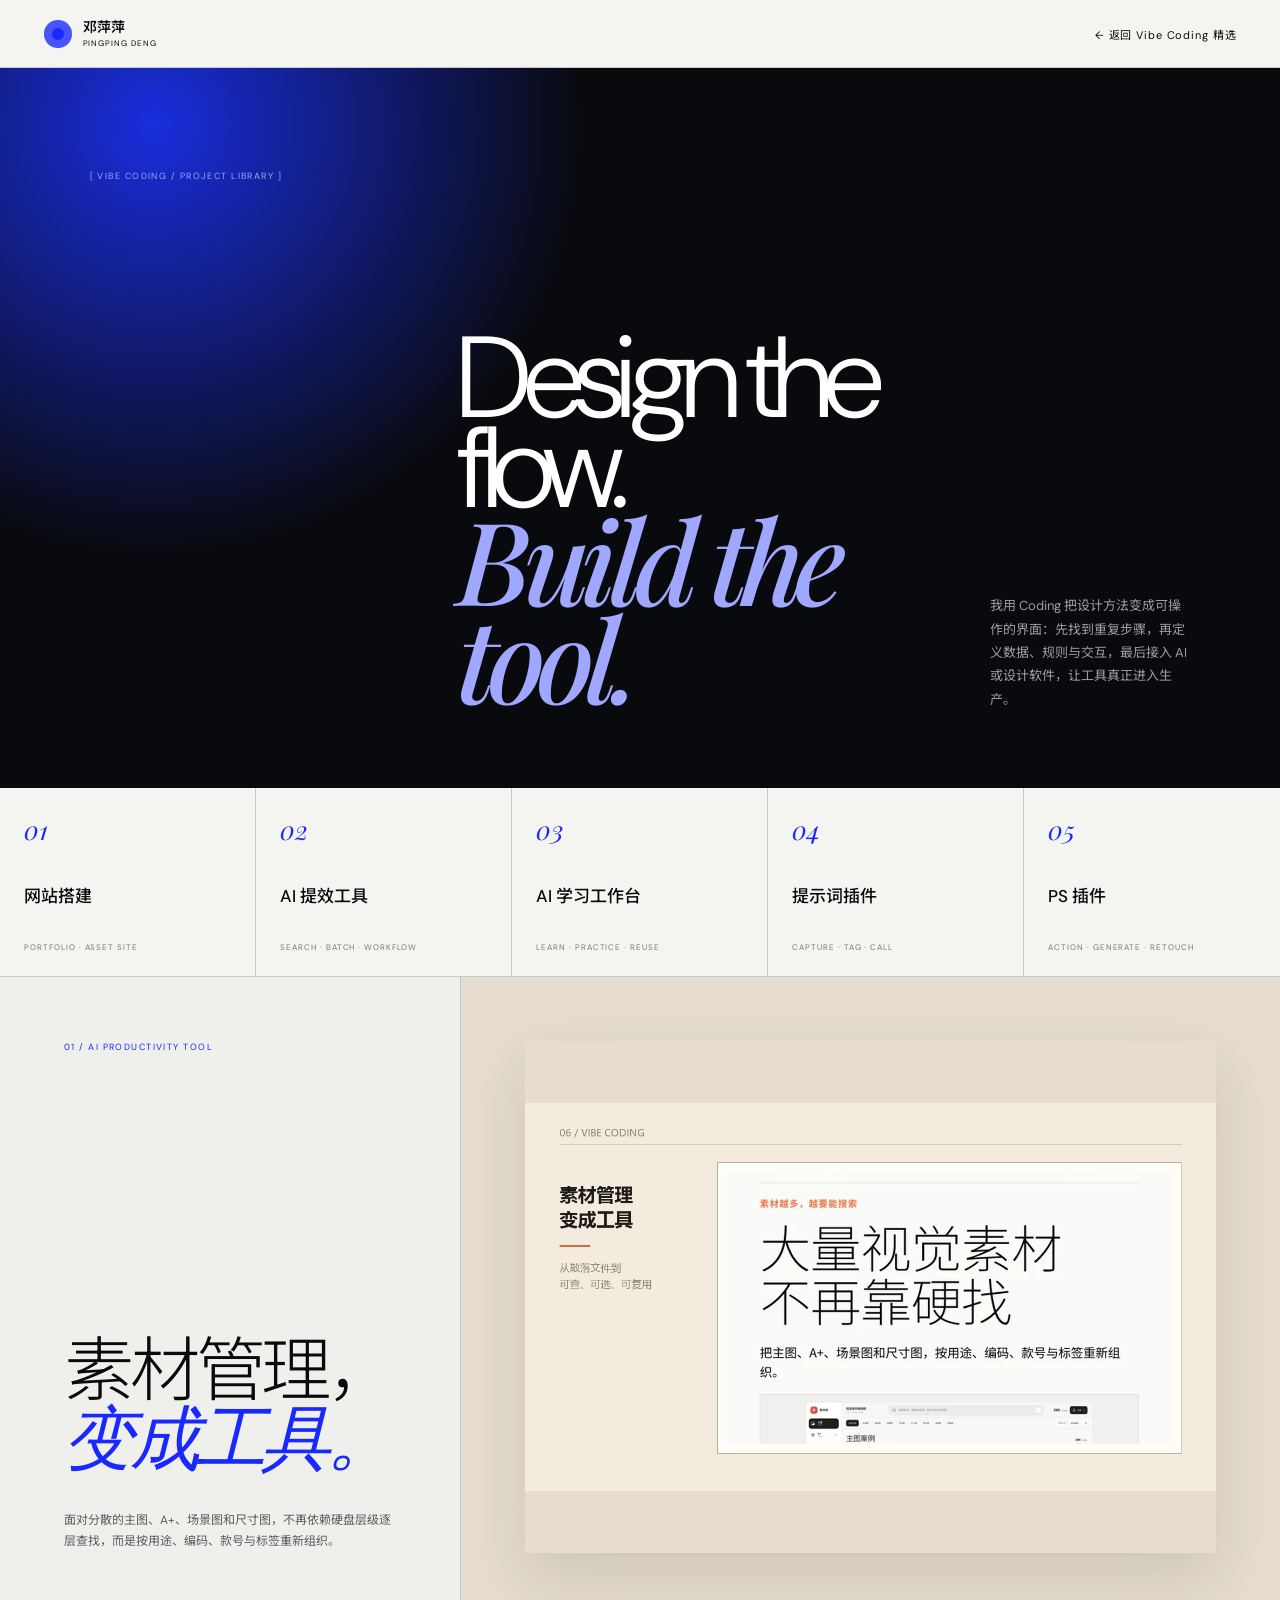
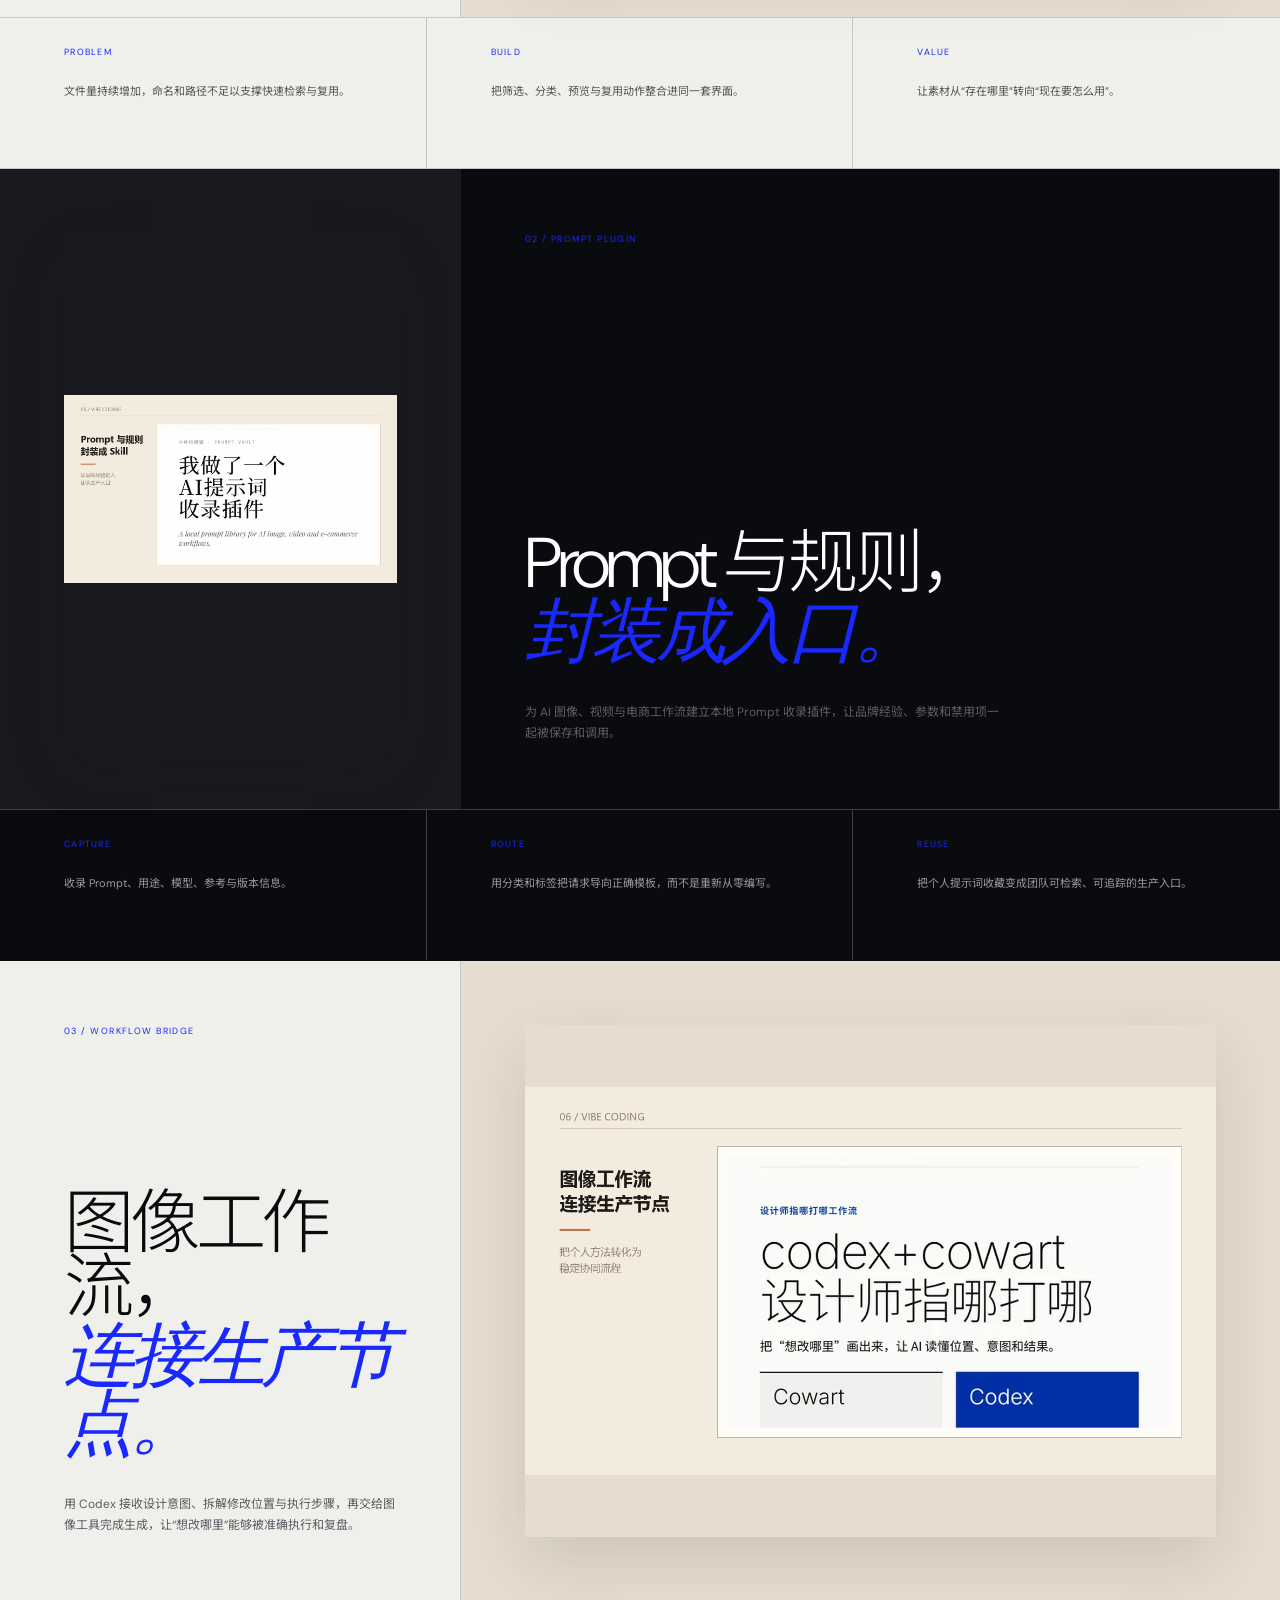
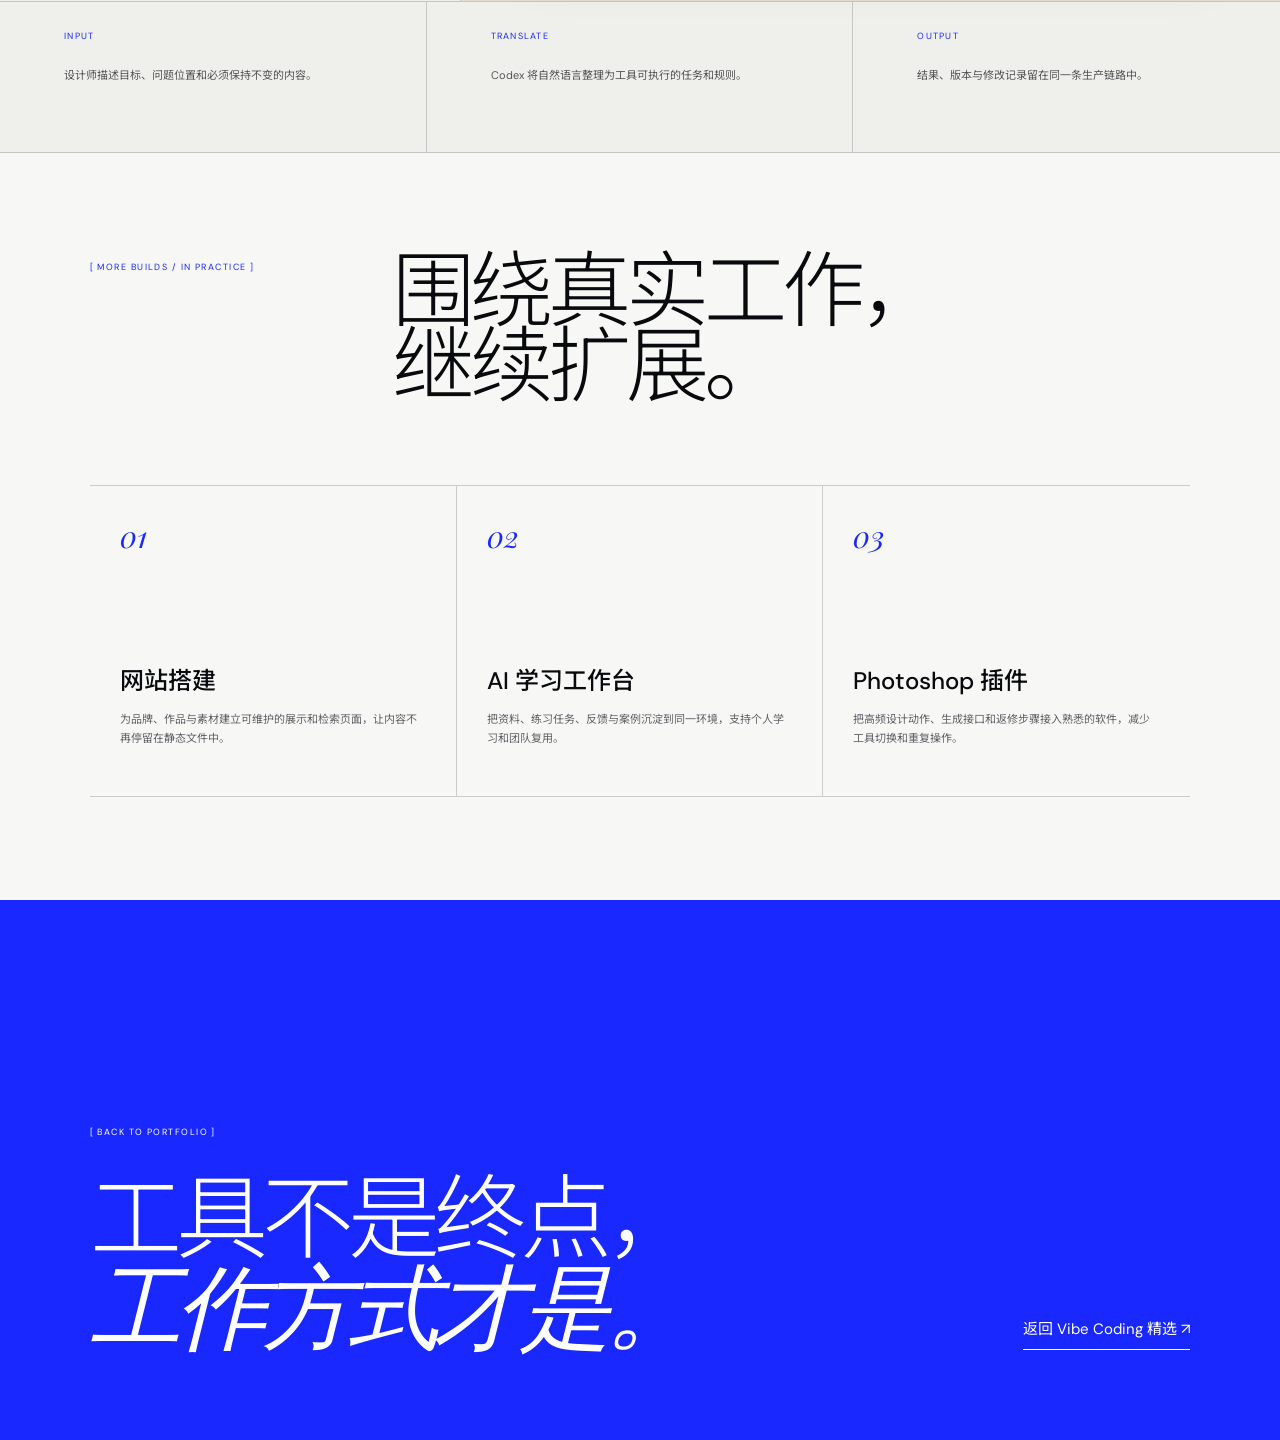
<file: coding.html>
<!doctype html>
<html lang="zh-CN">
  <head>
    <meta charset="UTF-8" />
    <meta name="viewport" content="width=device-width, initial-scale=1.0" />
    <meta name="description" content="邓萍萍的 Vibe Coding 项目：网站、AI 提效工具、学习工作台、提示词插件与设计插件。" />
    <title>Vibe Coding — 邓萍萍 · Pingping Deng</title>
    <link rel="stylesheet" crossorigin href="/assets/coding-C8Bt-M8o.css">
    <link rel="stylesheet" crossorigin href="/assets/styles-DKJo5s04.css">
  </head>
  <body class="coding-library">
    <a class="skip-link" href="#coding-main">跳到 Coding 项目</a>
    <header class="coding-library-header">
      <a class="brand" href="/index.html" aria-label="邓萍萍作品集首页"><span class="brand-dot" aria-hidden="true"></span><span><strong>邓萍萍</strong><small>PINGPING DENG</small></span></a>
      <a class="coding-return" href="/index.html#vibe-coding">← 返回 Vibe Coding 精选</a>
    </header>

    <main id="coding-main">
      <header class="coding-library-hero">
        <p>[ VIBE CODING / PROJECT LIBRARY ]</p>
        <div><h1>Design the flow.<br /><em>Build the tool.</em></h1><p>我用 Coding 把设计方法变成可操作的界面：先找到重复步骤，再定义数据、规则与交互，最后接入 AI 或设计软件，让工具真正进入生产。</p></div>
      </header>

      <section class="coding-direction-index" aria-labelledby="direction-title">
        <h2 id="direction-title" class="visually-hidden">Vibe Coding 项目方向</h2>
        <a href="#website-builds"><span>01</span><strong>网站搭建</strong><small>PORTFOLIO · ASSET SITE</small></a>
        <a href="#asset-library"><span>02</span><strong>AI 提效工具</strong><small>SEARCH · BATCH · WORKFLOW</small></a>
        <a href="#learning-workbench"><span>03</span><strong>AI 学习工作台</strong><small>LEARN · PRACTICE · REUSE</small></a>
        <a href="#prompt-vault"><span>04</span><strong>提示词插件</strong><small>CAPTURE · TAG · CALL</small></a>
        <a href="#photoshop-plugins"><span>05</span><strong>PS 插件</strong><small>ACTION · GENERATE · RETOUCH</small></a>
      </section>

      <section class="coding-project" id="asset-library" aria-labelledby="asset-library-title">
        <header><span>01 / AI PRODUCTIVITY TOOL</span><h2 id="asset-library-title">素材管理，<br /><em>变成工具。</em></h2><p>面对分散的主图、A+、场景图和尺寸图，不再依赖硬盘层级逐层查找，而是按用途、编码、款号与标签重新组织。</p></header>
        <figure><img src="/assets/vibe-coding/asset-library.png" alt="视觉素材管理工具的作品展示页" width="1280" height="720" /></figure>
        <dl>
          <div><dt>Problem</dt><dd>文件量持续增加，命名和路径不足以支撑快速检索与复用。</dd></div>
          <div><dt>Build</dt><dd>把筛选、分类、预览与复用动作整合进同一套界面。</dd></div>
          <div><dt>Value</dt><dd>让素材从“存在哪里”转向“现在要怎么用”。</dd></div>
        </dl>
      </section>

      <section class="coding-project coding-project-inverse" id="prompt-vault" aria-labelledby="prompt-vault-title">
        <header><span>02 / PROMPT PLUGIN</span><h2 id="prompt-vault-title">Prompt 与规则，<br /><em>封装成入口。</em></h2><p>为 AI 图像、视频与电商工作流建立本地 Prompt 收录插件，让品牌经验、参数和禁用项一起被保存和调用。</p></header>
        <figure><img src="/assets/vibe-coding/prompt-vault.png" alt="AI 提示词收录插件的作品展示页" width="1280" height="720" /></figure>
        <dl>
          <div><dt>Capture</dt><dd>收录 Prompt、用途、模型、参考与版本信息。</dd></div>
          <div><dt>Route</dt><dd>用分类和标签把请求导向正确模板，而不是重新从零编写。</dd></div>
          <div><dt>Reuse</dt><dd>把个人提示词收藏变成团队可检索、可追踪的生产入口。</dd></div>
        </dl>
      </section>

      <section class="coding-project" id="workflow-bridge" aria-labelledby="workflow-bridge-title">
        <header><span>03 / WORKFLOW BRIDGE</span><h2 id="workflow-bridge-title">图像工作流，<br /><em>连接生产节点。</em></h2><p>用 Codex 接收设计意图、拆解修改位置与执行步骤，再交给图像工具完成生成，让“想改哪里”能够被准确执行和复盘。</p></header>
        <figure><img src="/assets/vibe-coding/codex-cowart-workflow.png" alt="Codex 与 Cowart 图像协作工作流的作品展示页" width="1280" height="720" /></figure>
        <dl>
          <div><dt>Input</dt><dd>设计师描述目标、问题位置和必须保持不变的内容。</dd></div>
          <div><dt>Translate</dt><dd>Codex 将自然语言整理为工具可执行的任务和规则。</dd></div>
          <div><dt>Output</dt><dd>结果、版本与修改记录留在同一条生产链路中。</dd></div>
        </dl>
      </section>

      <section class="coding-next" aria-labelledby="coding-next-title">
        <header><p>[ MORE BUILDS / IN PRACTICE ]</p><h2 id="coding-next-title">围绕真实工作，<br />继续扩展。</h2></header>
        <div class="coding-next-grid">
          <article id="website-builds"><span>01</span><h3>网站搭建</h3><p>为品牌、作品与素材建立可维护的展示和检索页面，让内容不再停留在静态文件中。</p></article>
          <article id="learning-workbench"><span>02</span><h3>AI 学习工作台</h3><p>把资料、练习任务、反馈与案例沉淀到同一环境，支持个人学习和团队复用。</p></article>
          <article id="photoshop-plugins"><span>03</span><h3>Photoshop 插件</h3><p>把高频设计动作、生成接口和返修步骤接入熟悉的软件，减少工具切换和重复操作。</p></article>
        </div>
      </section>

      <footer class="coding-library-footer">
        <div><p>[ BACK TO PORTFOLIO ]</p><h2>工具不是终点，<br /><em>工作方式才是。</em></h2></div>
        <a href="/index.html#vibe-coding">返回 Vibe Coding 精选 <span aria-hidden="true">↗</span></a>
      </footer>
    </main>
  </body>
</html>
</file>
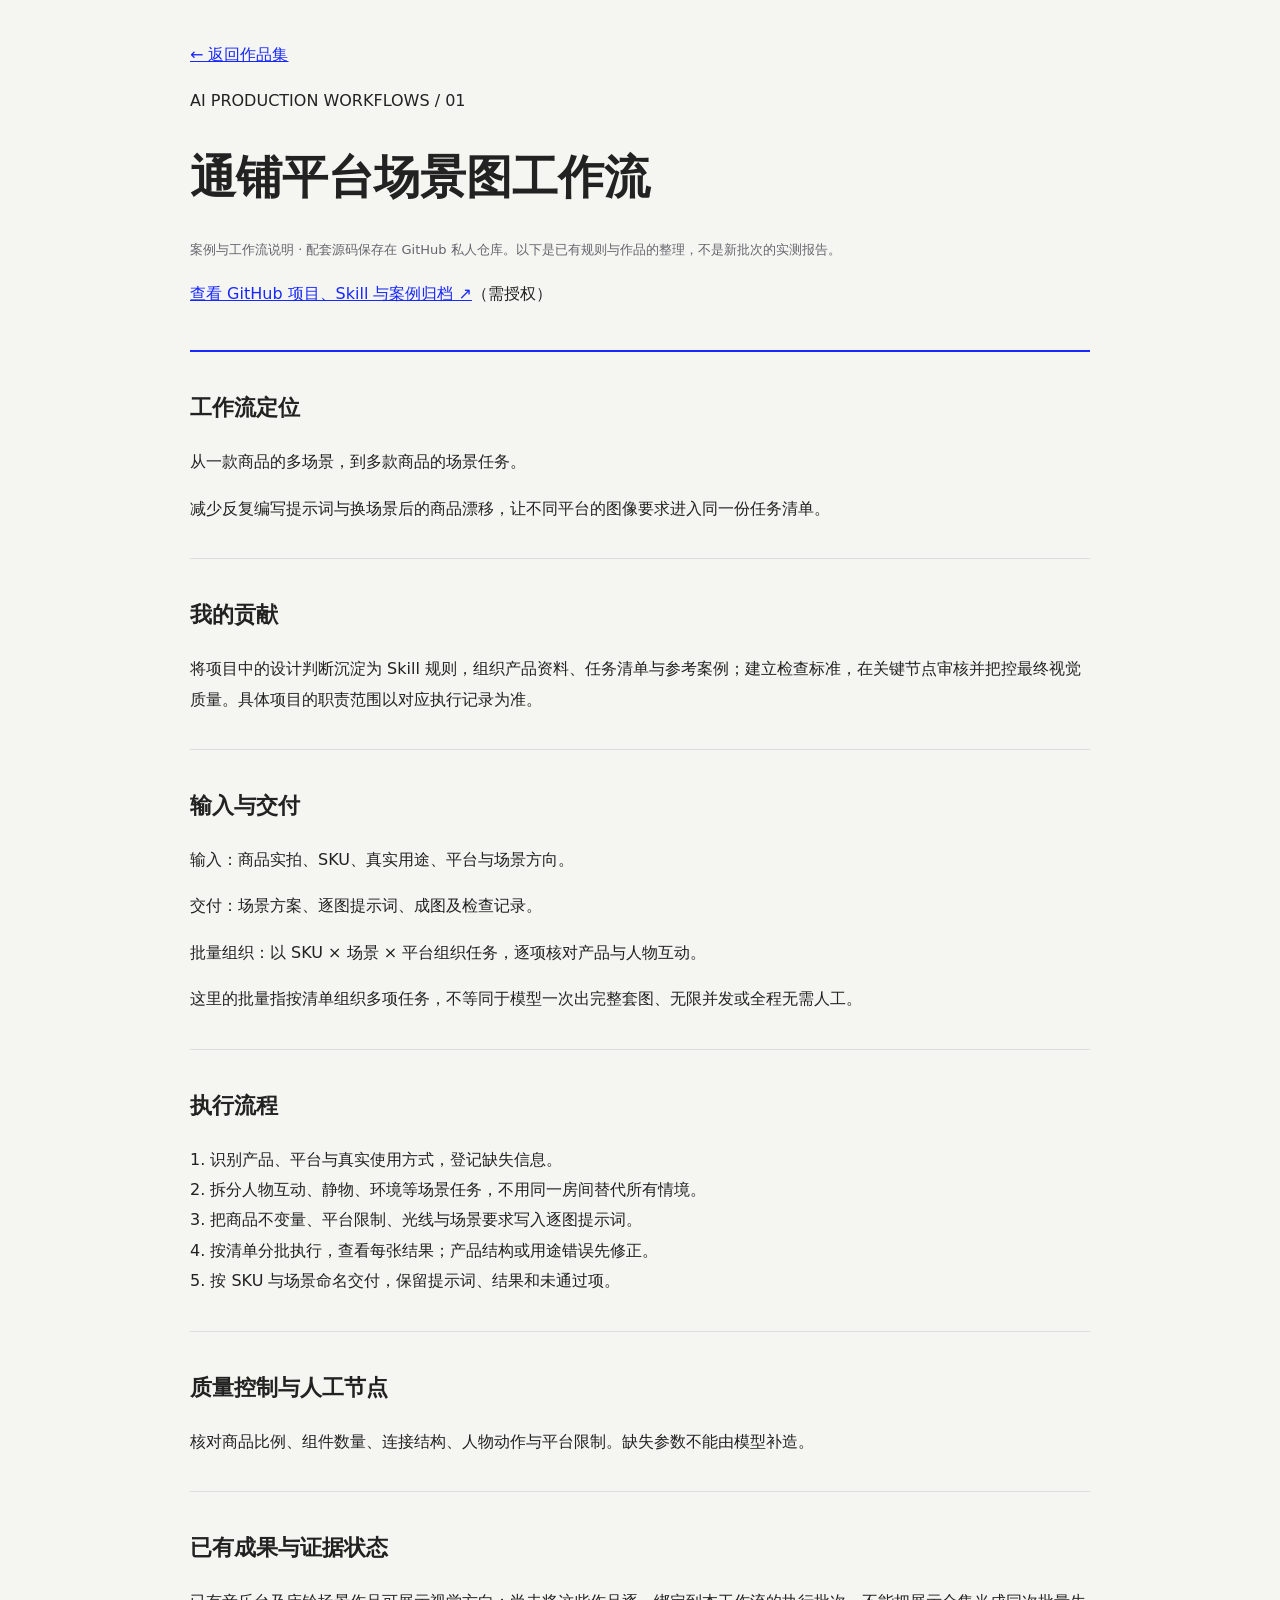
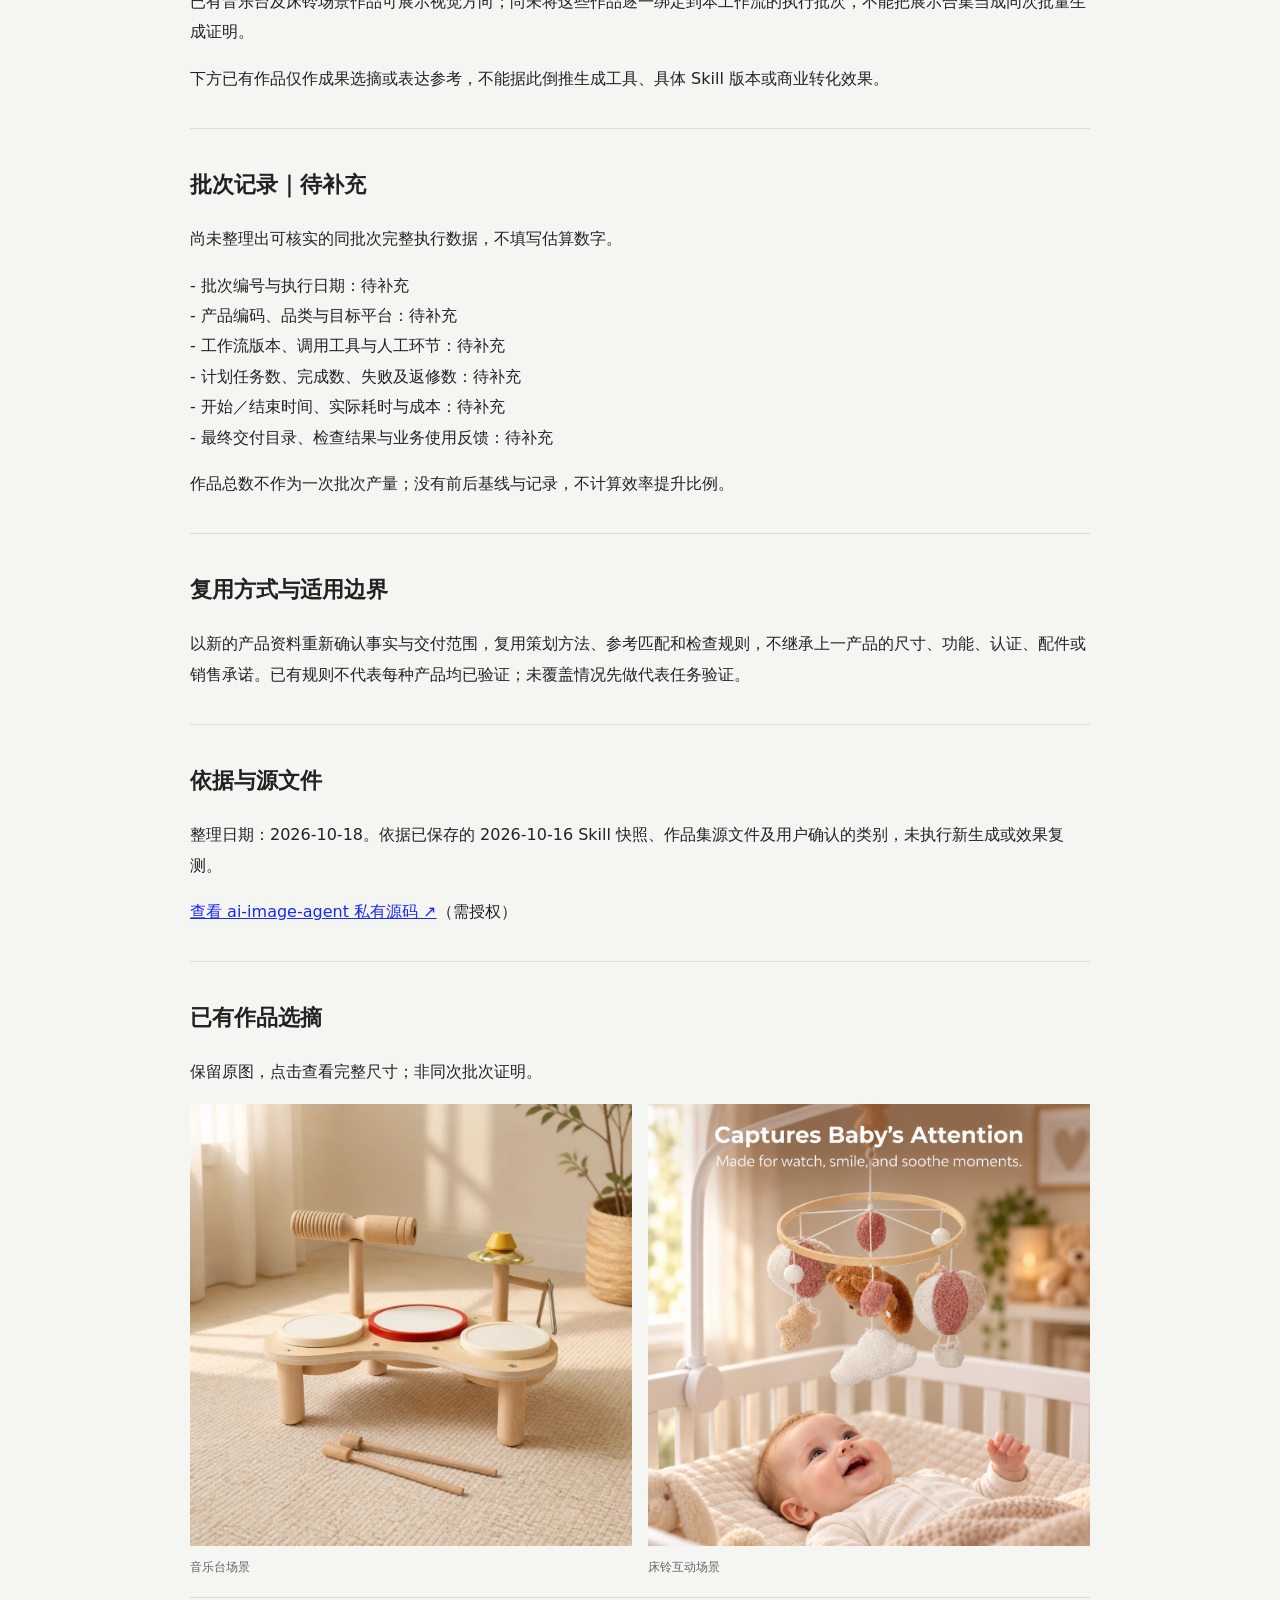
<file: workflow-notes/01-scene.html>
<!doctype html><html lang="zh-CN"><head><meta charset="utf-8"><meta name="viewport" content="width=device-width,initial-scale=1"><title>通铺平台场景图工作流 · 邓萍萍</title><style>body{font-family:system-ui,"Microsoft YaHei",sans-serif;background:#f5f5f1;color:#222;margin:0;line-height:1.9}main{max-width:900px;margin:auto;padding:40px 24px 80px}a{color:#1828ff}h1{font-size:clamp(28px,5vw,46px);line-height:1.3}h2{font-size:22px;margin-top:35px}p{white-space:normal;overflow-wrap:anywhere}header{border-bottom:2px solid #1828ff;padding-bottom:25px}.note{color:#65656e;font-size:13px}.gallery{display:grid;grid-template-columns:repeat(auto-fit,minmax(200px,1fr));gap:16px}.gallery figure{margin:0}.gallery img{width:100%;height:auto}.gallery figcaption{font-size:12px;color:#666}section{border-bottom:1px solid #ddd;padding-bottom:18px}</style></head><body><main><a href="/#batch-workflows">← 返回作品集</a><header><p>AI PRODUCTION WORKFLOWS / 01</p><h1>通铺平台场景图工作流</h1><p class="note">案例与工作流说明 · 配套源码保存在 GitHub 私人仓库。以下是已有规则与作品的整理，不是新批次的实测报告。</p><p><a href="https://github.com/ping988/creative-workflow-skills/tree/main/showcase/20261019/workflows/01-scene" target="_blank" rel="noopener noreferrer">查看 GitHub 项目、Skill 与案例归档 ↗</a>（需授权）</p></header><section><h2>工作流定位</h2><p>从一款商品的多场景，到多款商品的场景任务。</p><p>减少反复编写提示词与换场景后的商品漂移，让不同平台的图像要求进入同一份任务清单。</p></section><section><h2>我的贡献</h2><p>将项目中的设计判断沉淀为 Skill 规则，组织产品资料、任务清单与参考案例；建立检查标准，在关键节点审核并把控最终视觉质量。具体项目的职责范围以对应执行记录为准。</p></section><section><h2>输入与交付</h2><p>输入：商品实拍、SKU、真实用途、平台与场景方向。</p><p>交付：场景方案、逐图提示词、成图及检查记录。</p><p>批量组织：以 SKU × 场景 × 平台组织任务，逐项核对产品与人物互动。</p><p>这里的批量指按清单组织多项任务，不等同于模型一次出完整套图、无限并发或全程无需人工。</p></section><section><h2>执行流程</h2><p>1. 识别产品、平台与真实使用方式，登记缺失信息。<br>2. 拆分人物互动、静物、环境等场景任务，不用同一房间替代所有情境。<br>3. 把商品不变量、平台限制、光线与场景要求写入逐图提示词。<br>4. 按清单分批执行，查看每张结果；产品结构或用途错误先修正。<br>5. 按 SKU 与场景命名交付，保留提示词、结果和未通过项。</p></section><section><h2>质量控制与人工节点</h2><p>核对商品比例、组件数量、连接结构、人物动作与平台限制。缺失参数不能由模型补造。</p></section><section><h2>已有成果与证据状态</h2><p>已有音乐台及床铃场景作品可展示视觉方向；尚未将这些作品逐一绑定到本工作流的执行批次，不能把展示合集当成同次批量生成证明。</p><p>下方已有作品仅作成果选摘或表达参考，不能据此倒推生成工具、具体 Skill 版本或商业转化效果。</p></section><section><h2>批次记录｜待补充</h2><p>尚未整理出可核实的同批次完整执行数据，不填写估算数字。</p><p>- 批次编号与执行日期：待补充<br>- 产品编码、品类与目标平台：待补充<br>- 工作流版本、调用工具与人工环节：待补充<br>- 计划任务数、完成数、失败及返修数：待补充<br>- 开始／结束时间、实际耗时与成本：待补充<br>- 最终交付目录、检查结果与业务使用反馈：待补充</p><p>作品总数不作为一次批次产量；没有前后基线与记录，不计算效率提升比例。</p></section><section><h2>复用方式与适用边界</h2><p>以新的产品资料重新确认事实与交付范围，复用策划方法、参考匹配和检查规则，不继承上一产品的尺寸、功能、认证、配件或销售承诺。已有规则不代表每种产品均已验证；未覆盖情况先做代表任务验证。</p></section><section><h2>依据与源文件</h2><p>整理日期：2026-10-18。依据已保存的 2026-10-16 Skill 快照、作品集源文件及用户确认的类别，未执行新生成或效果复测。</p><p><a href="https://github.com/ping988/creative-workflow-skills/tree/main/skills/ai-image-agent" target="_blank" rel="noopener noreferrer">查看 ai-image-agent 私有源码 ↗</a>（需授权）</p></section><section><h2>已有作品选摘</h2><p>保留原图，点击查看完整尺寸；非同次批次证明。</p><div class="gallery"><figure><a href="/assets/listing-cases/wood-music-table/codex-clipboard-07d414dc-5af4-4423-835e-cc8d2525be42.png" target="_blank" rel="noopener noreferrer"><img src="/assets/listing-cases/wood-music-table/codex-clipboard-07d414dc-5af4-4423-835e-cc8d2525be42.png" alt="音乐台场景" loading="lazy"></a><figcaption>音乐台场景</figcaption></figure><figure><a href="/assets/listing-cases/pink-balloon-mobile/20260908-171751.jpg" target="_blank" rel="noopener noreferrer"><img src="/assets/listing-cases/pink-balloon-mobile/20260908-171751.jpg" alt="床铃互动场景" loading="lazy"></a><figcaption>床铃互动场景</figcaption></figure></div></section></main></body></html>
</file>
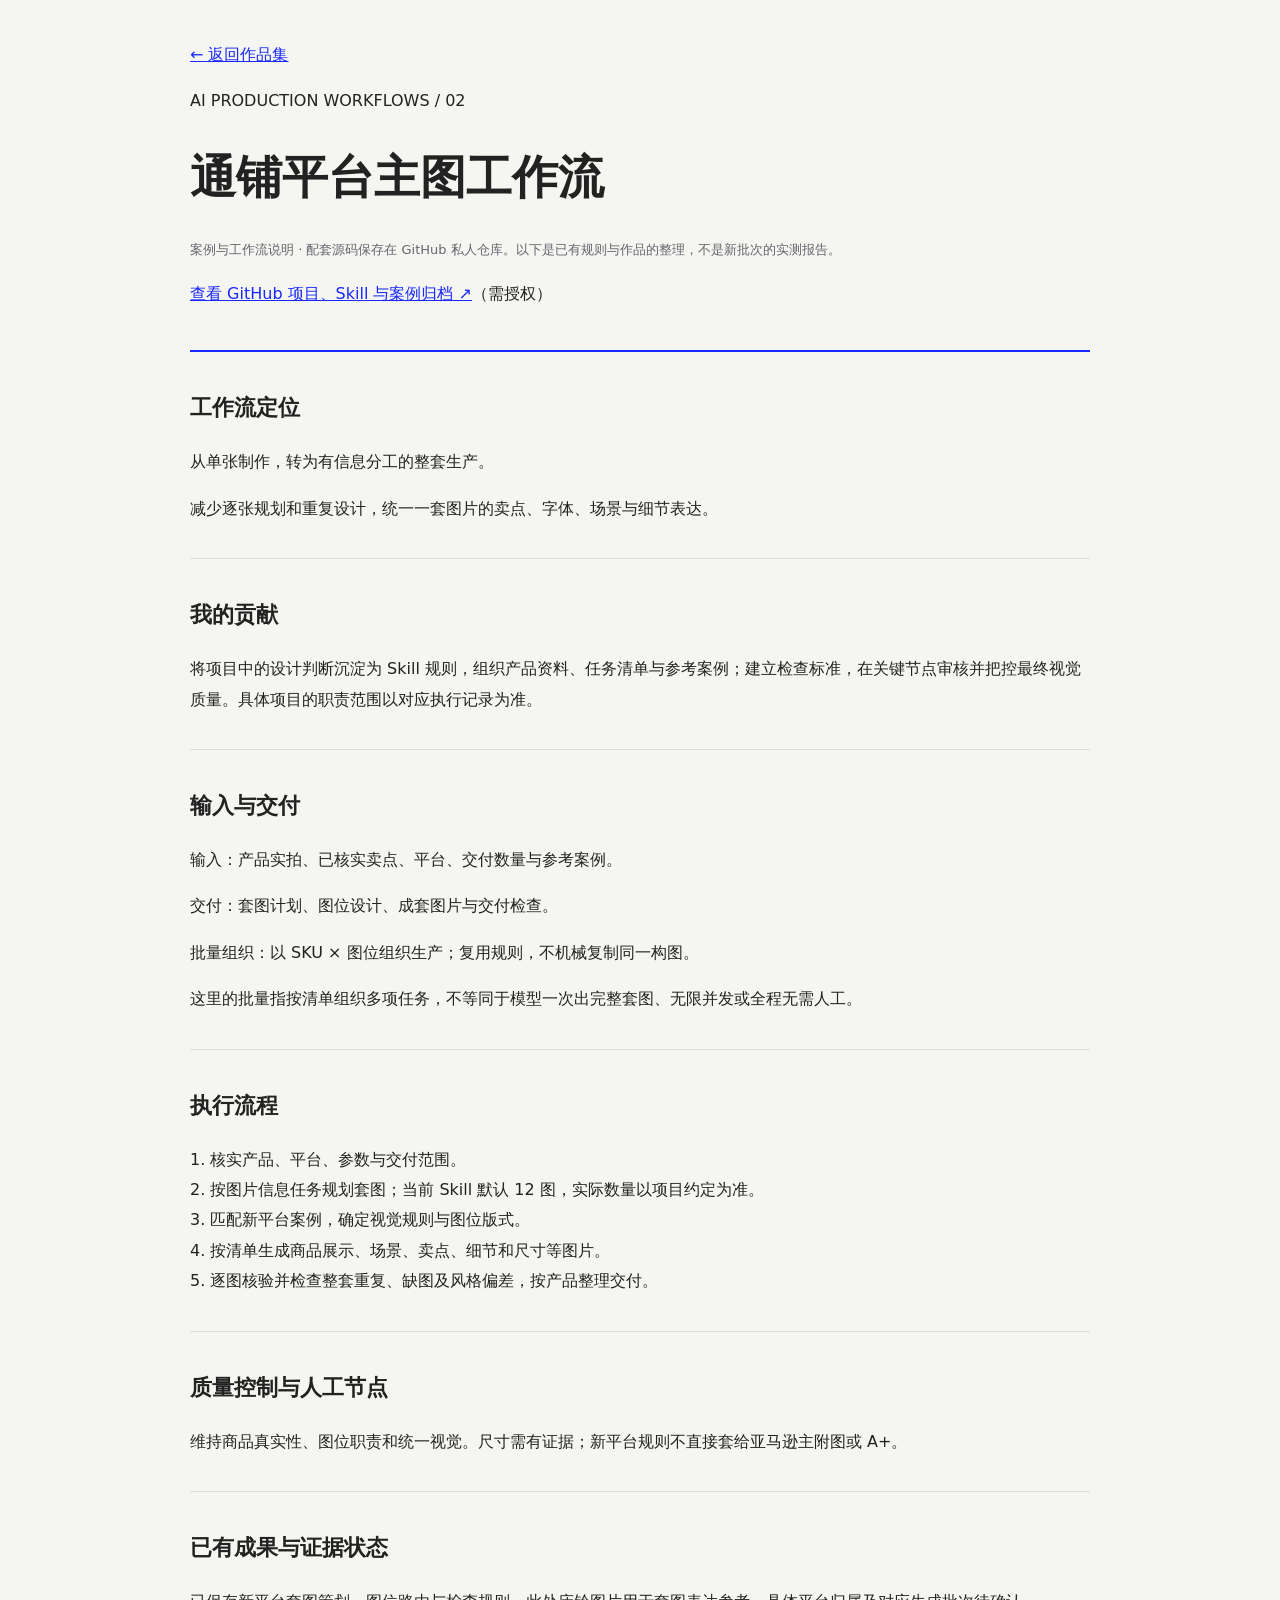
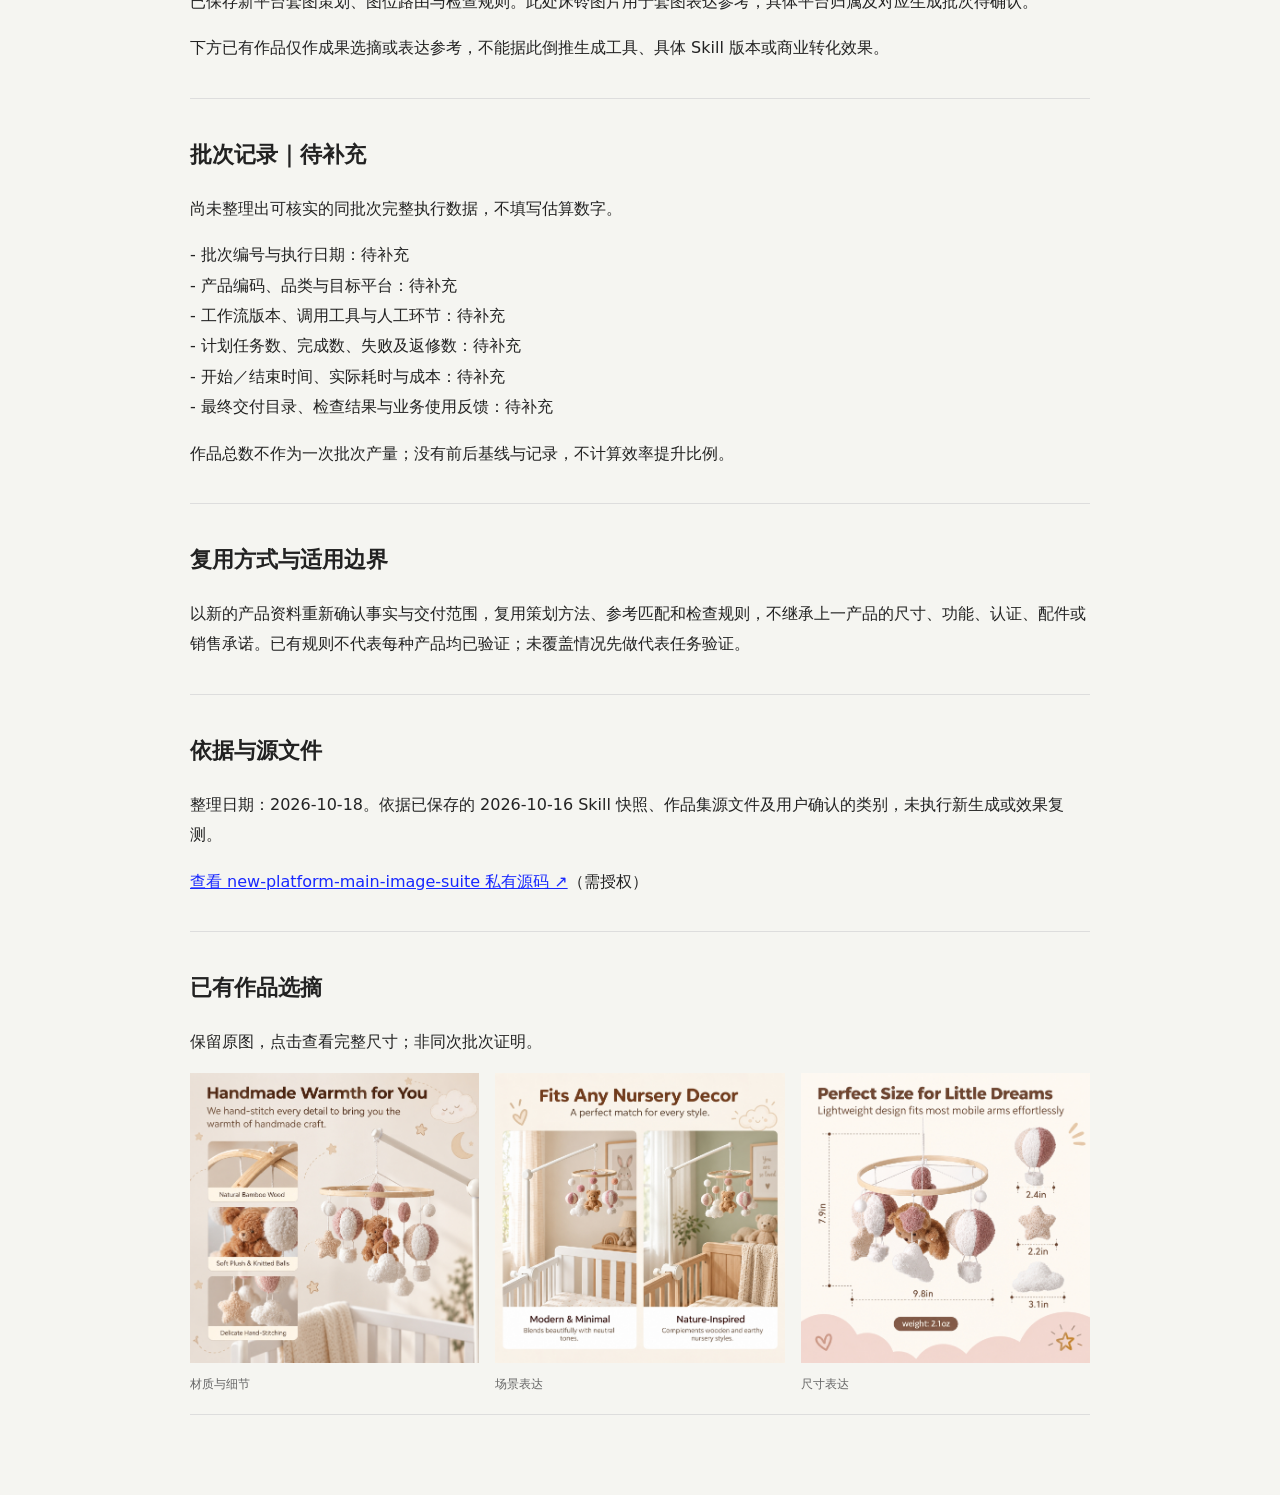
<file: workflow-notes/02-platform.html>
<!doctype html><html lang="zh-CN"><head><meta charset="utf-8"><meta name="viewport" content="width=device-width,initial-scale=1"><title>通铺平台主图工作流 · 邓萍萍</title><style>body{font-family:system-ui,"Microsoft YaHei",sans-serif;background:#f5f5f1;color:#222;margin:0;line-height:1.9}main{max-width:900px;margin:auto;padding:40px 24px 80px}a{color:#1828ff}h1{font-size:clamp(28px,5vw,46px);line-height:1.3}h2{font-size:22px;margin-top:35px}p{white-space:normal;overflow-wrap:anywhere}header{border-bottom:2px solid #1828ff;padding-bottom:25px}.note{color:#65656e;font-size:13px}.gallery{display:grid;grid-template-columns:repeat(auto-fit,minmax(200px,1fr));gap:16px}.gallery figure{margin:0}.gallery img{width:100%;height:auto}.gallery figcaption{font-size:12px;color:#666}section{border-bottom:1px solid #ddd;padding-bottom:18px}</style></head><body><main><a href="/#batch-workflows">← 返回作品集</a><header><p>AI PRODUCTION WORKFLOWS / 02</p><h1>通铺平台主图工作流</h1><p class="note">案例与工作流说明 · 配套源码保存在 GitHub 私人仓库。以下是已有规则与作品的整理，不是新批次的实测报告。</p><p><a href="https://github.com/ping988/creative-workflow-skills/tree/main/showcase/20261019/workflows/02-platform" target="_blank" rel="noopener noreferrer">查看 GitHub 项目、Skill 与案例归档 ↗</a>（需授权）</p></header><section><h2>工作流定位</h2><p>从单张制作，转为有信息分工的整套生产。</p><p>减少逐张规划和重复设计，统一一套图片的卖点、字体、场景与细节表达。</p></section><section><h2>我的贡献</h2><p>将项目中的设计判断沉淀为 Skill 规则，组织产品资料、任务清单与参考案例；建立检查标准，在关键节点审核并把控最终视觉质量。具体项目的职责范围以对应执行记录为准。</p></section><section><h2>输入与交付</h2><p>输入：产品实拍、已核实卖点、平台、交付数量与参考案例。</p><p>交付：套图计划、图位设计、成套图片与交付检查。</p><p>批量组织：以 SKU × 图位组织生产；复用规则，不机械复制同一构图。</p><p>这里的批量指按清单组织多项任务，不等同于模型一次出完整套图、无限并发或全程无需人工。</p></section><section><h2>执行流程</h2><p>1. 核实产品、平台、参数与交付范围。<br>2. 按图片信息任务规划套图；当前 Skill 默认 12 图，实际数量以项目约定为准。<br>3. 匹配新平台案例，确定视觉规则与图位版式。<br>4. 按清单生成商品展示、场景、卖点、细节和尺寸等图片。<br>5. 逐图核验并检查整套重复、缺图及风格偏差，按产品整理交付。</p></section><section><h2>质量控制与人工节点</h2><p>维持商品真实性、图位职责和统一视觉。尺寸需有证据；新平台规则不直接套给亚马逊主附图或 A+。</p></section><section><h2>已有成果与证据状态</h2><p>已保存新平台套图策划、图位路由与检查规则。此处床铃图片用于套图表达参考，具体平台归属及对应生成批次待确认。</p><p>下方已有作品仅作成果选摘或表达参考，不能据此倒推生成工具、具体 Skill 版本或商业转化效果。</p></section><section><h2>批次记录｜待补充</h2><p>尚未整理出可核实的同批次完整执行数据，不填写估算数字。</p><p>- 批次编号与执行日期：待补充<br>- 产品编码、品类与目标平台：待补充<br>- 工作流版本、调用工具与人工环节：待补充<br>- 计划任务数、完成数、失败及返修数：待补充<br>- 开始／结束时间、实际耗时与成本：待补充<br>- 最终交付目录、检查结果与业务使用反馈：待补充</p><p>作品总数不作为一次批次产量；没有前后基线与记录，不计算效率提升比例。</p></section><section><h2>复用方式与适用边界</h2><p>以新的产品资料重新确认事实与交付范围，复用策划方法、参考匹配和检查规则，不继承上一产品的尺寸、功能、认证、配件或销售承诺。已有规则不代表每种产品均已验证；未覆盖情况先做代表任务验证。</p></section><section><h2>依据与源文件</h2><p>整理日期：2026-10-18。依据已保存的 2026-10-16 Skill 快照、作品集源文件及用户确认的类别，未执行新生成或效果复测。</p><p><a href="https://github.com/ping988/creative-workflow-skills/tree/main/skills/new-platform-main-image-suite" target="_blank" rel="noopener noreferrer">查看 new-platform-main-image-suite 私有源码 ↗</a>（需授权）</p></section><section><h2>已有作品选摘</h2><p>保留原图，点击查看完整尺寸；非同次批次证明。</p><div class="gallery"><figure><a href="/assets/listing-cases/pink-balloon-mobile/20260908-171731.jpg" target="_blank" rel="noopener noreferrer"><img src="/assets/listing-cases/pink-balloon-mobile/20260908-171731.jpg" alt="材质与细节" loading="lazy"></a><figcaption>材质与细节</figcaption></figure><figure><a href="/assets/listing-cases/pink-balloon-mobile/20260908-171758.jpg" target="_blank" rel="noopener noreferrer"><img src="/assets/listing-cases/pink-balloon-mobile/20260908-171758.jpg" alt="场景表达" loading="lazy"></a><figcaption>场景表达</figcaption></figure><figure><a href="/assets/listing-cases/pink-balloon-mobile/20260908-171814.jpg" target="_blank" rel="noopener noreferrer"><img src="/assets/listing-cases/pink-balloon-mobile/20260908-171814.jpg" alt="尺寸表达" loading="lazy"></a><figcaption>尺寸表达</figcaption></figure></div></section></main></body></html>
</file>
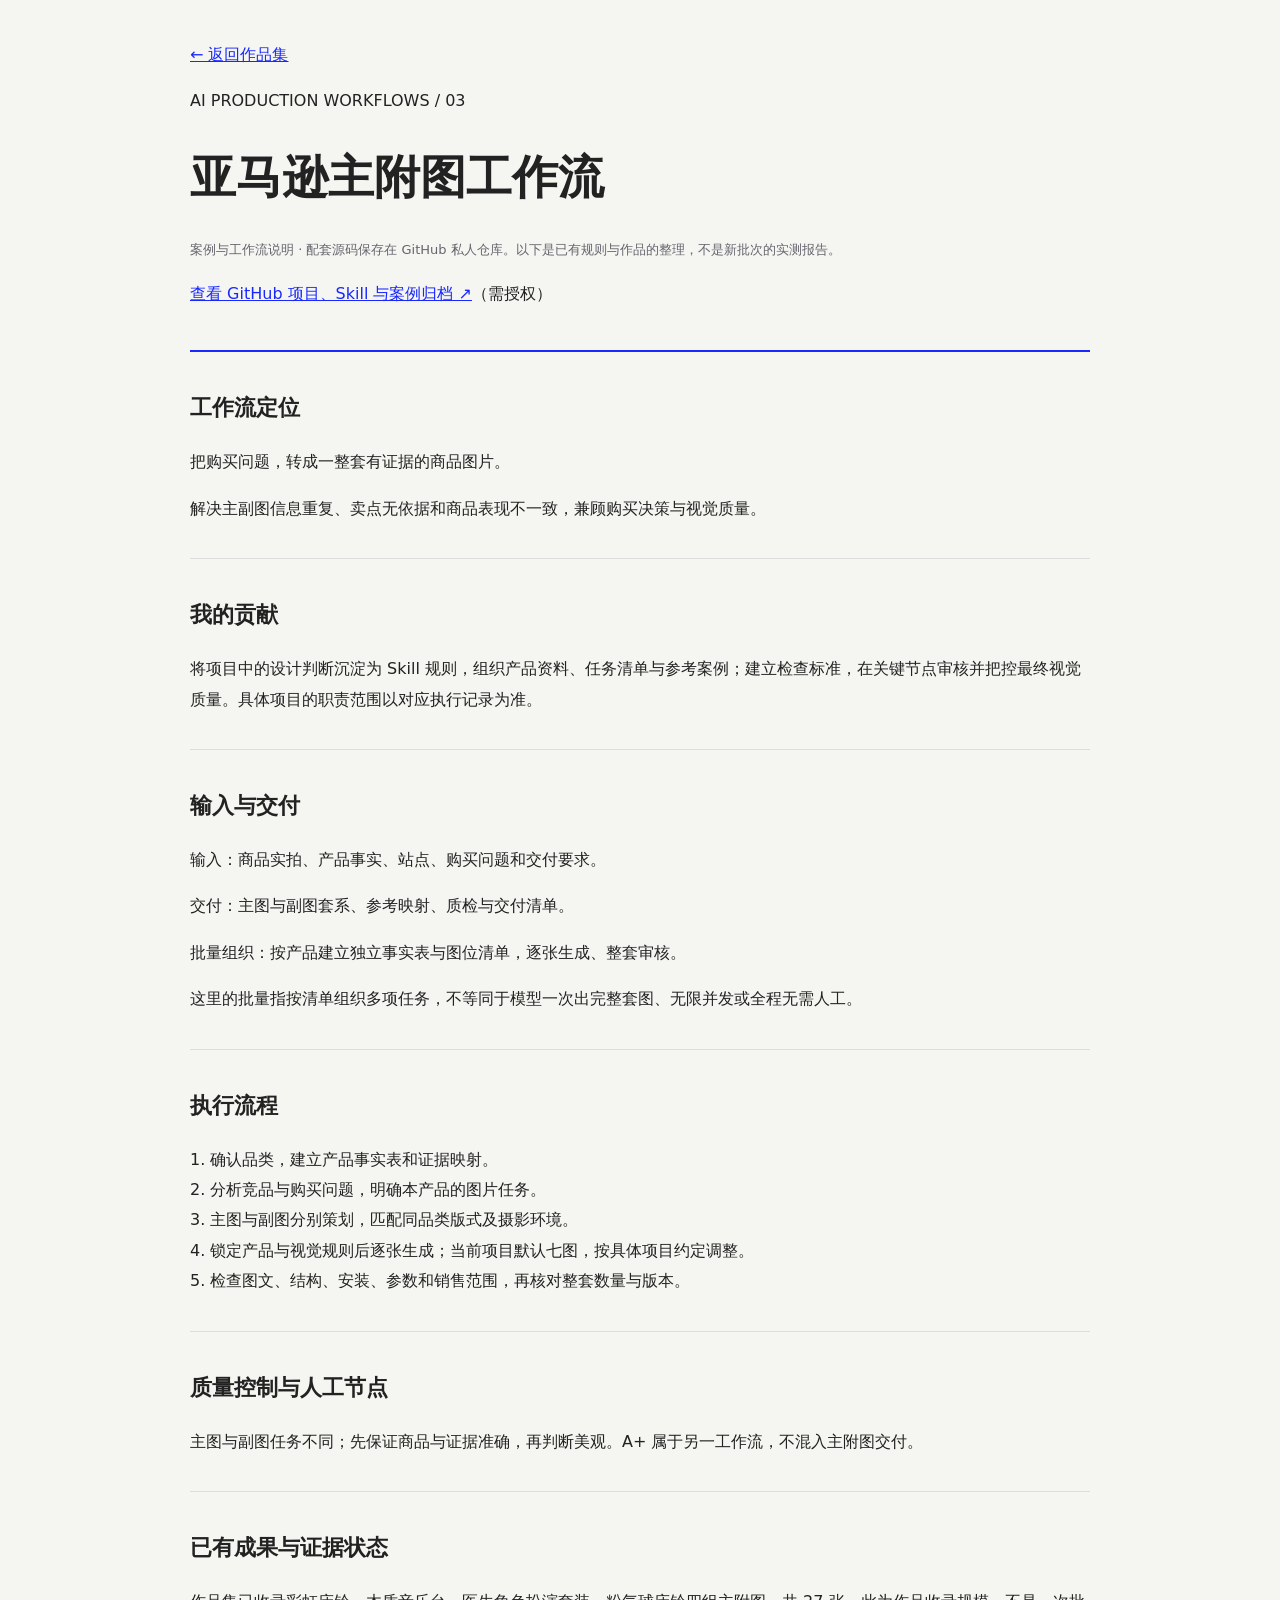
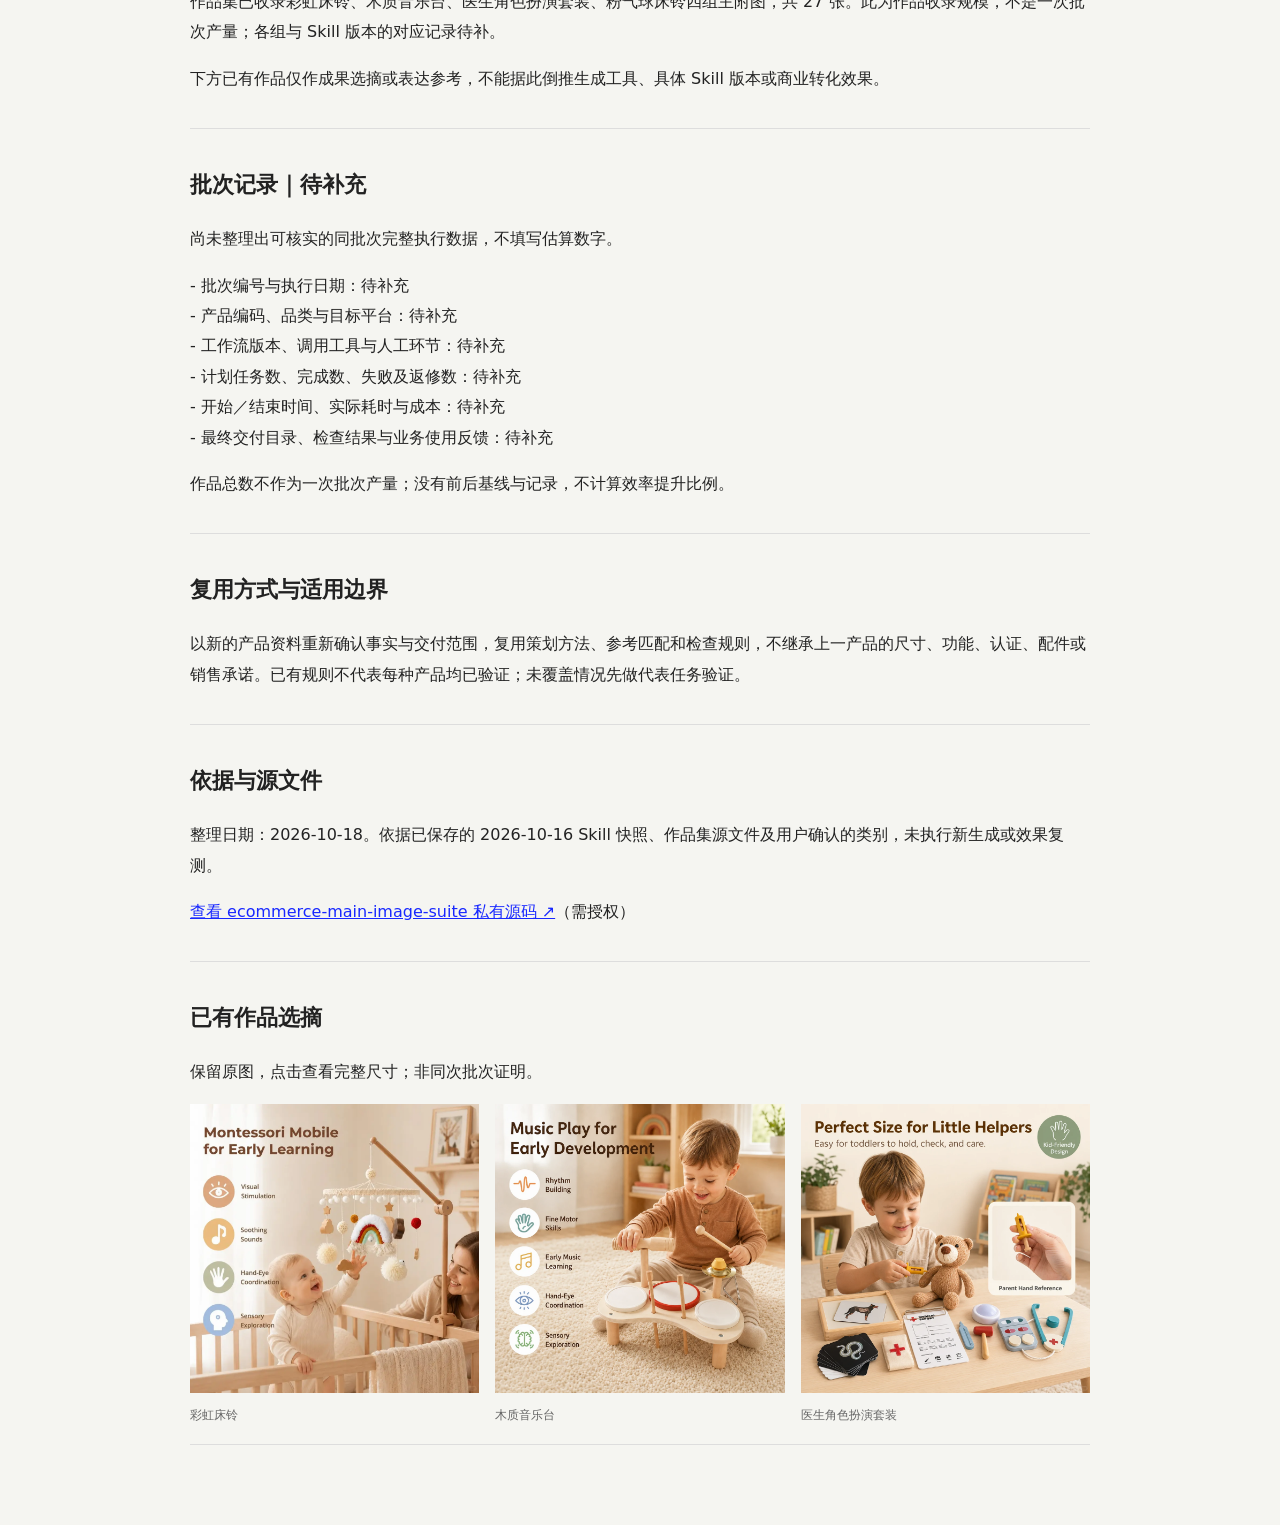
<file: workflow-notes/03-amazon.html>
<!doctype html><html lang="zh-CN"><head><meta charset="utf-8"><meta name="viewport" content="width=device-width,initial-scale=1"><title>亚马逊主附图工作流 · 邓萍萍</title><style>body{font-family:system-ui,"Microsoft YaHei",sans-serif;background:#f5f5f1;color:#222;margin:0;line-height:1.9}main{max-width:900px;margin:auto;padding:40px 24px 80px}a{color:#1828ff}h1{font-size:clamp(28px,5vw,46px);line-height:1.3}h2{font-size:22px;margin-top:35px}p{white-space:normal;overflow-wrap:anywhere}header{border-bottom:2px solid #1828ff;padding-bottom:25px}.note{color:#65656e;font-size:13px}.gallery{display:grid;grid-template-columns:repeat(auto-fit,minmax(200px,1fr));gap:16px}.gallery figure{margin:0}.gallery img{width:100%;height:auto}.gallery figcaption{font-size:12px;color:#666}section{border-bottom:1px solid #ddd;padding-bottom:18px}</style></head><body><main><a href="/#batch-workflows">← 返回作品集</a><header><p>AI PRODUCTION WORKFLOWS / 03</p><h1>亚马逊主附图工作流</h1><p class="note">案例与工作流说明 · 配套源码保存在 GitHub 私人仓库。以下是已有规则与作品的整理，不是新批次的实测报告。</p><p><a href="https://github.com/ping988/creative-workflow-skills/tree/main/showcase/20261019/workflows/03-amazon" target="_blank" rel="noopener noreferrer">查看 GitHub 项目、Skill 与案例归档 ↗</a>（需授权）</p></header><section><h2>工作流定位</h2><p>把购买问题，转成一整套有证据的商品图片。</p><p>解决主副图信息重复、卖点无依据和商品表现不一致，兼顾购买决策与视觉质量。</p></section><section><h2>我的贡献</h2><p>将项目中的设计判断沉淀为 Skill 规则，组织产品资料、任务清单与参考案例；建立检查标准，在关键节点审核并把控最终视觉质量。具体项目的职责范围以对应执行记录为准。</p></section><section><h2>输入与交付</h2><p>输入：商品实拍、产品事实、站点、购买问题和交付要求。</p><p>交付：主图与副图套系、参考映射、质检与交付清单。</p><p>批量组织：按产品建立独立事实表与图位清单，逐张生成、整套审核。</p><p>这里的批量指按清单组织多项任务，不等同于模型一次出完整套图、无限并发或全程无需人工。</p></section><section><h2>执行流程</h2><p>1. 确认品类，建立产品事实表和证据映射。<br>2. 分析竞品与购买问题，明确本产品的图片任务。<br>3. 主图与副图分别策划，匹配同品类版式及摄影环境。<br>4. 锁定产品与视觉规则后逐张生成；当前项目默认七图，按具体项目约定调整。<br>5. 检查图文、结构、安装、参数和销售范围，再核对整套数量与版本。</p></section><section><h2>质量控制与人工节点</h2><p>主图与副图任务不同；先保证商品与证据准确，再判断美观。A+ 属于另一工作流，不混入主附图交付。</p></section><section><h2>已有成果与证据状态</h2><p>作品集已收录彩虹床铃、木质音乐台、医生角色扮演套装、粉气球床铃四组主附图，共 27 张。此为作品收录规模，不是一次批次产量；各组与 Skill 版本的对应记录待补。</p><p>下方已有作品仅作成果选摘或表达参考，不能据此倒推生成工具、具体 Skill 版本或商业转化效果。</p></section><section><h2>批次记录｜待补充</h2><p>尚未整理出可核实的同批次完整执行数据，不填写估算数字。</p><p>- 批次编号与执行日期：待补充<br>- 产品编码、品类与目标平台：待补充<br>- 工作流版本、调用工具与人工环节：待补充<br>- 计划任务数、完成数、失败及返修数：待补充<br>- 开始／结束时间、实际耗时与成本：待补充<br>- 最终交付目录、检查结果与业务使用反馈：待补充</p><p>作品总数不作为一次批次产量；没有前后基线与记录，不计算效率提升比例。</p></section><section><h2>复用方式与适用边界</h2><p>以新的产品资料重新确认事实与交付范围，复用策划方法、参考匹配和检查规则，不继承上一产品的尺寸、功能、认证、配件或销售承诺。已有规则不代表每种产品均已验证；未覆盖情况先做代表任务验证。</p></section><section><h2>依据与源文件</h2><p>整理日期：2026-10-18。依据已保存的 2026-10-16 Skill 快照、作品集源文件及用户确认的类别，未执行新生成或效果复测。</p><p><a href="https://github.com/ping988/creative-workflow-skills/tree/main/skills/ecommerce-main-image-suite" target="_blank" rel="noopener noreferrer">查看 ecommerce-main-image-suite 私有源码 ↗</a>（需授权）</p></section><section><h2>已有作品选摘</h2><p>保留原图，点击查看完整尺寸；非同次批次证明。</p><div class="gallery"><figure><a href="/assets/listing-cases/rainbow-mobile/codex-clipboard-3ec3d24f-32bf-4706-8078-5cb7995655d6.png" target="_blank" rel="noopener noreferrer"><img src="/assets/listing-cases/rainbow-mobile/codex-clipboard-3ec3d24f-32bf-4706-8078-5cb7995655d6.png" alt="彩虹床铃" loading="lazy"></a><figcaption>彩虹床铃</figcaption></figure><figure><a href="/assets/listing-cases/wood-music-table/codex-clipboard-25aed621-e356-45cc-9b6c-f241fd39f23e.png" target="_blank" rel="noopener noreferrer"><img src="/assets/listing-cases/wood-music-table/codex-clipboard-25aed621-e356-45cc-9b6c-f241fd39f23e.png" alt="木质音乐台" loading="lazy"></a><figcaption>木质音乐台</figcaption></figure><figure><a href="/assets/listing-cases/doctor-kit/codex-clipboard-a7275926-c1ed-4b6c-a5a7-9aa5cde7f818.png" target="_blank" rel="noopener noreferrer"><img src="/assets/listing-cases/doctor-kit/codex-clipboard-a7275926-c1ed-4b6c-a5a7-9aa5cde7f818.png" alt="医生角色扮演套装" loading="lazy"></a><figcaption>医生角色扮演套装</figcaption></figure></div></section></main></body></html>
</file>
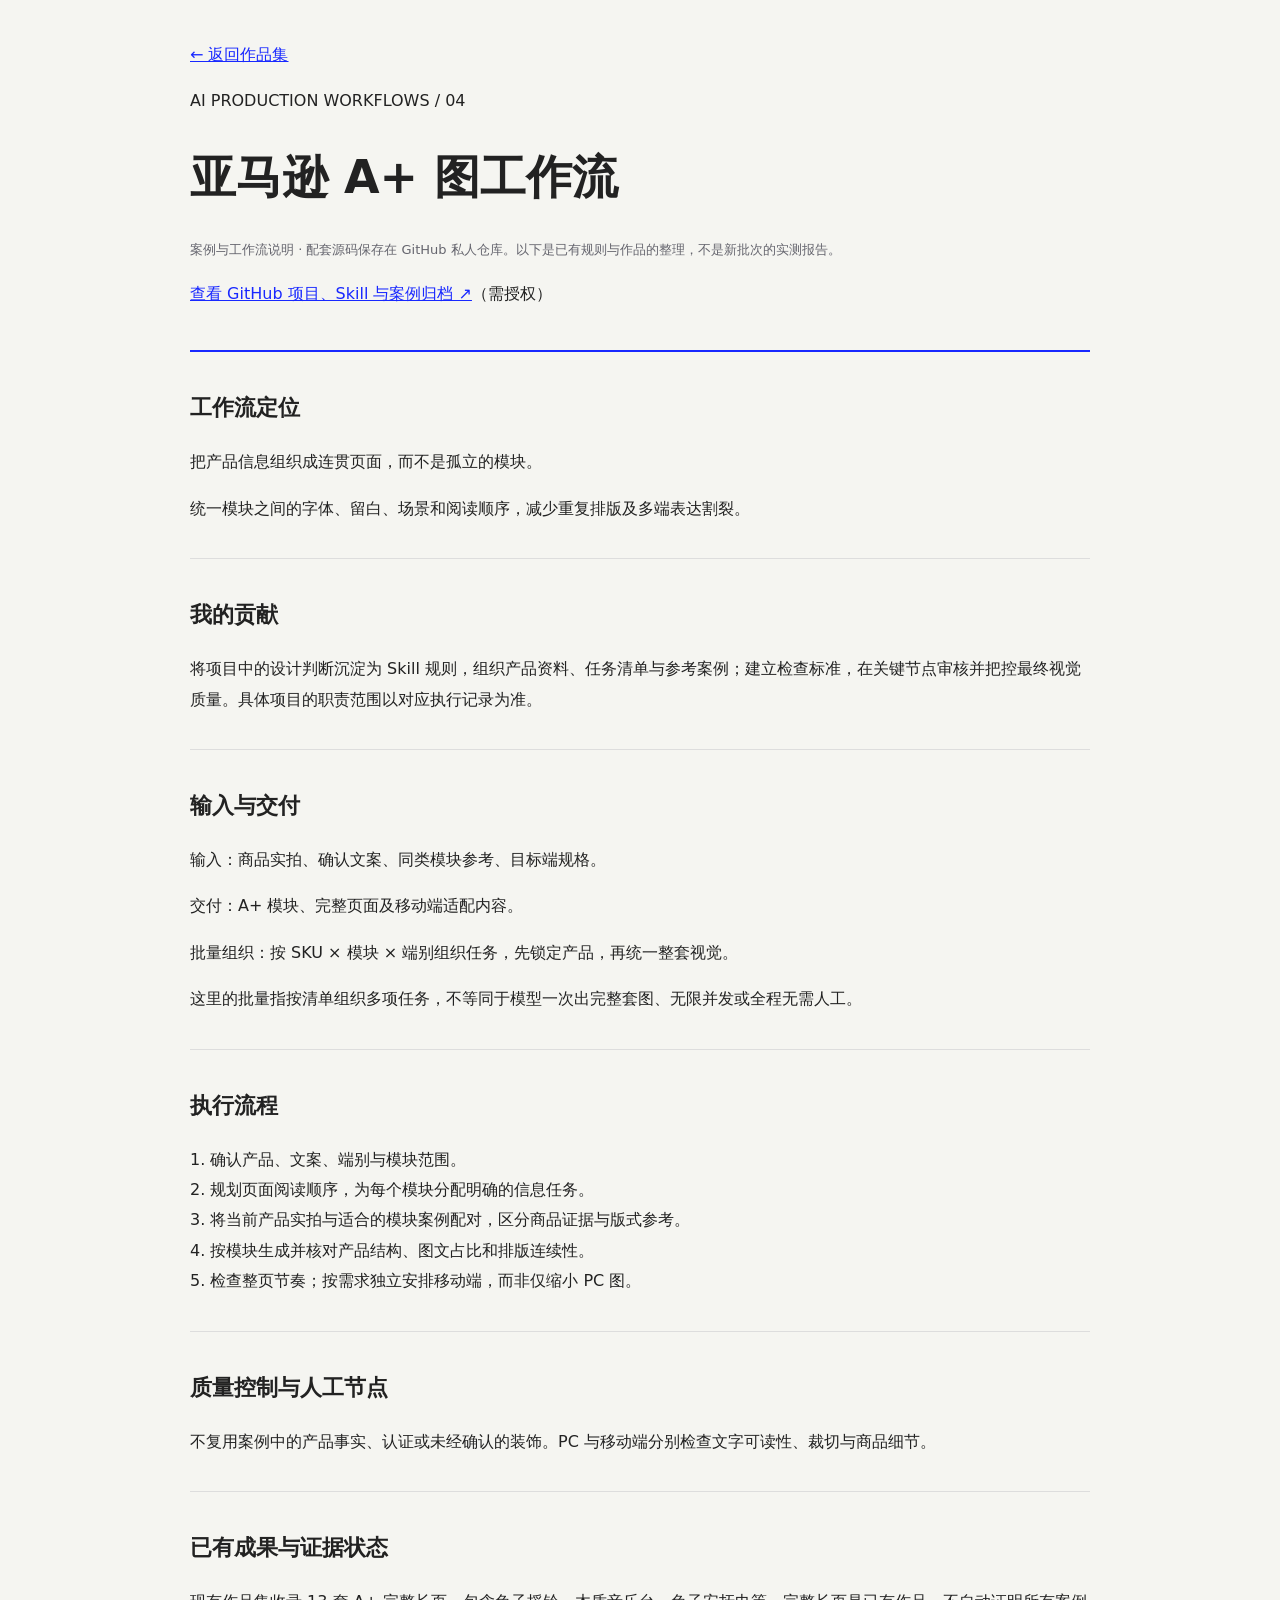
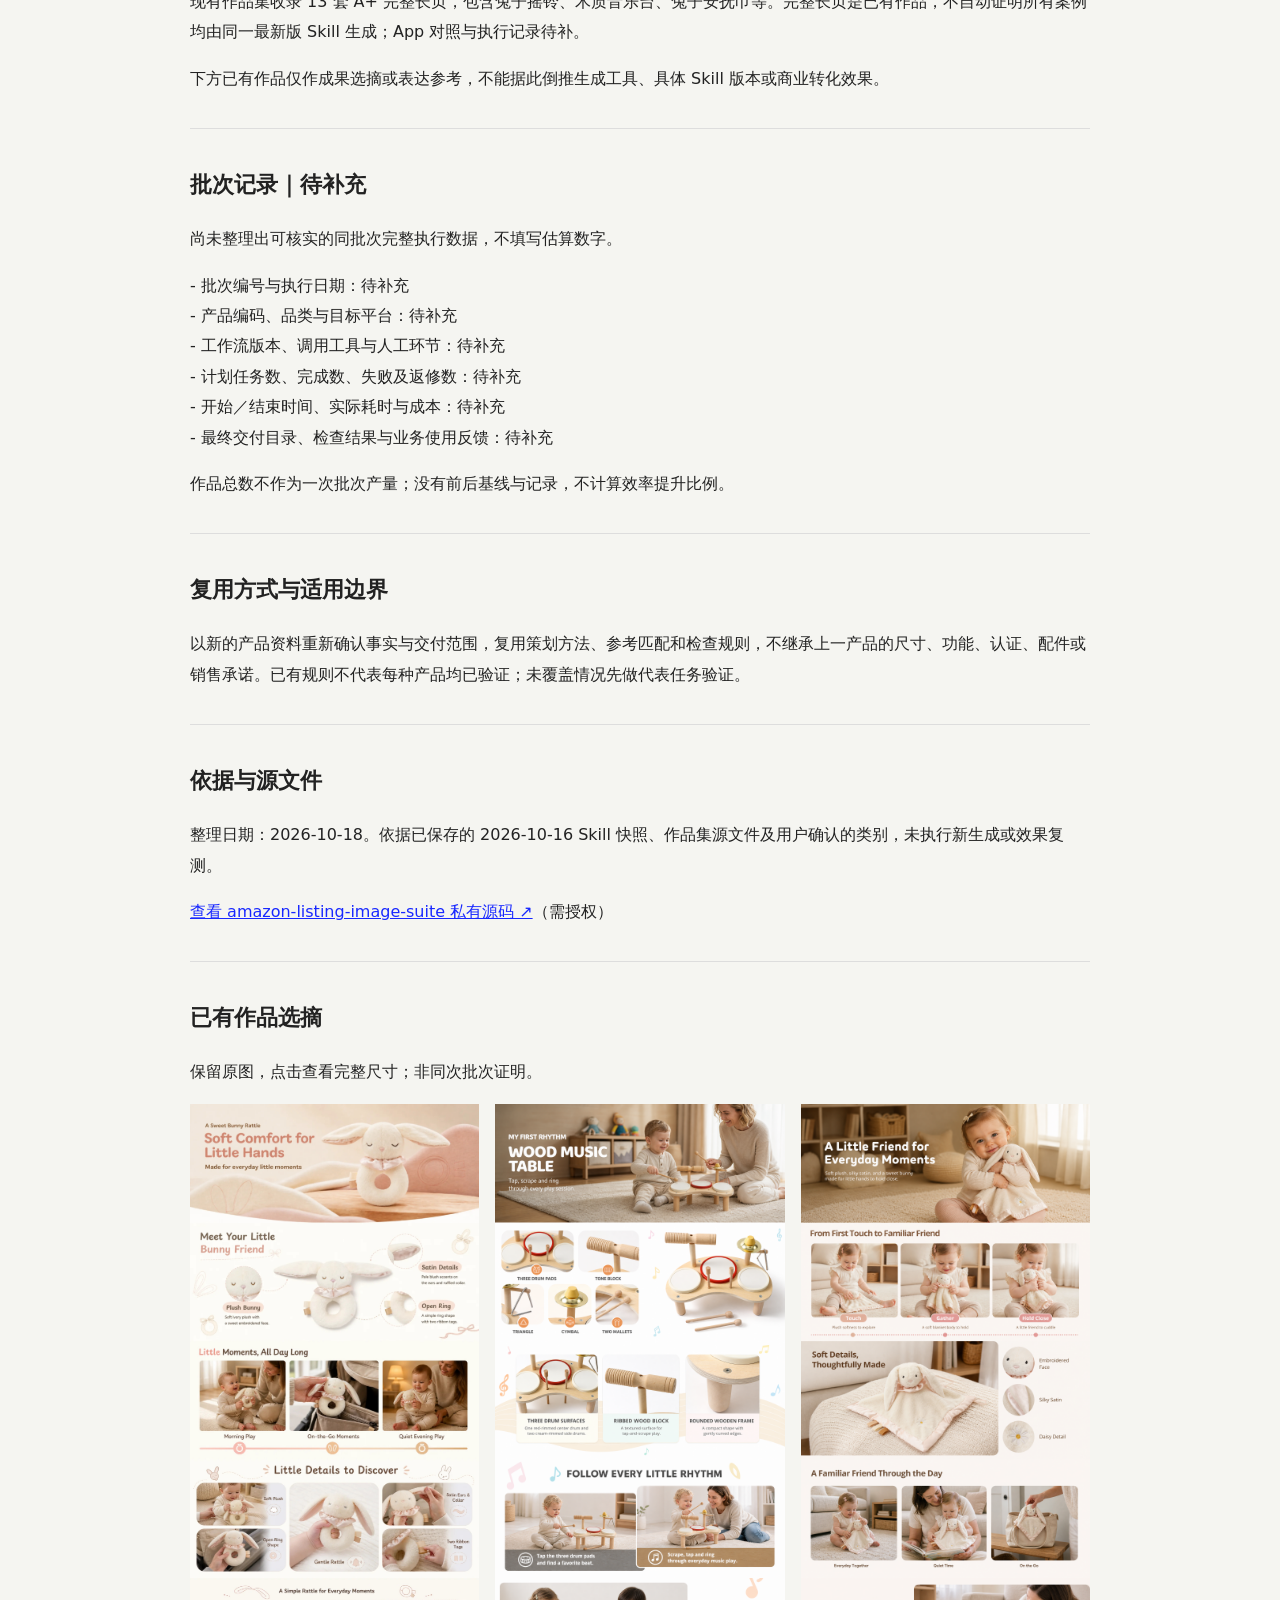
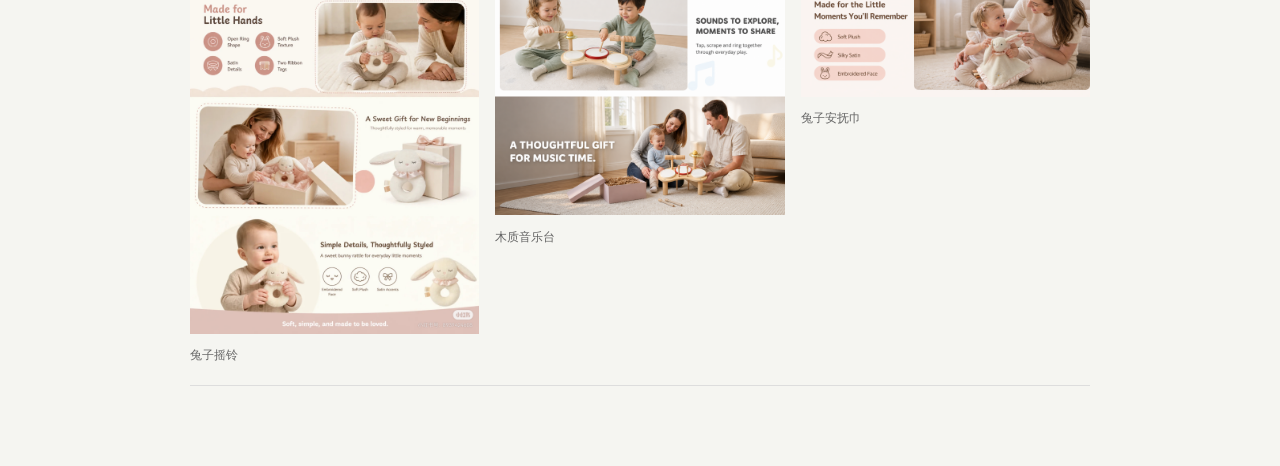
<file: workflow-notes/04-aplus.html>
<!doctype html><html lang="zh-CN"><head><meta charset="utf-8"><meta name="viewport" content="width=device-width,initial-scale=1"><title>亚马逊 A+ 图工作流 · 邓萍萍</title><style>body{font-family:system-ui,"Microsoft YaHei",sans-serif;background:#f5f5f1;color:#222;margin:0;line-height:1.9}main{max-width:900px;margin:auto;padding:40px 24px 80px}a{color:#1828ff}h1{font-size:clamp(28px,5vw,46px);line-height:1.3}h2{font-size:22px;margin-top:35px}p{white-space:normal;overflow-wrap:anywhere}header{border-bottom:2px solid #1828ff;padding-bottom:25px}.note{color:#65656e;font-size:13px}.gallery{display:grid;grid-template-columns:repeat(auto-fit,minmax(200px,1fr));gap:16px}.gallery figure{margin:0}.gallery img{width:100%;height:auto}.gallery figcaption{font-size:12px;color:#666}section{border-bottom:1px solid #ddd;padding-bottom:18px}</style></head><body><main><a href="/#batch-workflows">← 返回作品集</a><header><p>AI PRODUCTION WORKFLOWS / 04</p><h1>亚马逊 A+ 图工作流</h1><p class="note">案例与工作流说明 · 配套源码保存在 GitHub 私人仓库。以下是已有规则与作品的整理，不是新批次的实测报告。</p><p><a href="https://github.com/ping988/creative-workflow-skills/tree/main/showcase/20261019/workflows/04-aplus" target="_blank" rel="noopener noreferrer">查看 GitHub 项目、Skill 与案例归档 ↗</a>（需授权）</p></header><section><h2>工作流定位</h2><p>把产品信息组织成连贯页面，而不是孤立的模块。</p><p>统一模块之间的字体、留白、场景和阅读顺序，减少重复排版及多端表达割裂。</p></section><section><h2>我的贡献</h2><p>将项目中的设计判断沉淀为 Skill 规则，组织产品资料、任务清单与参考案例；建立检查标准，在关键节点审核并把控最终视觉质量。具体项目的职责范围以对应执行记录为准。</p></section><section><h2>输入与交付</h2><p>输入：商品实拍、确认文案、同类模块参考、目标端规格。</p><p>交付：A+ 模块、完整页面及移动端适配内容。</p><p>批量组织：按 SKU × 模块 × 端别组织任务，先锁定产品，再统一整套视觉。</p><p>这里的批量指按清单组织多项任务，不等同于模型一次出完整套图、无限并发或全程无需人工。</p></section><section><h2>执行流程</h2><p>1. 确认产品、文案、端别与模块范围。<br>2. 规划页面阅读顺序，为每个模块分配明确的信息任务。<br>3. 将当前产品实拍与适合的模块案例配对，区分商品证据与版式参考。<br>4. 按模块生成并核对产品结构、图文占比和排版连续性。<br>5. 检查整页节奏；按需求独立安排移动端，而非仅缩小 PC 图。</p></section><section><h2>质量控制与人工节点</h2><p>不复用案例中的产品事实、认证或未经确认的装饰。PC 与移动端分别检查文字可读性、裁切与商品细节。</p></section><section><h2>已有成果与证据状态</h2><p>现有作品集收录 13 套 A+ 完整长页，包含兔子摇铃、木质音乐台、兔子安抚巾等。完整长页是已有作品，不自动证明所有案例均由同一最新版 Skill 生成；App 对照与执行记录待补。</p><p>下方已有作品仅作成果选摘或表达参考，不能据此倒推生成工具、具体 Skill 版本或商业转化效果。</p></section><section><h2>批次记录｜待补充</h2><p>尚未整理出可核实的同批次完整执行数据，不填写估算数字。</p><p>- 批次编号与执行日期：待补充<br>- 产品编码、品类与目标平台：待补充<br>- 工作流版本、调用工具与人工环节：待补充<br>- 计划任务数、完成数、失败及返修数：待补充<br>- 开始／结束时间、实际耗时与成本：待补充<br>- 最终交付目录、检查结果与业务使用反馈：待补充</p><p>作品总数不作为一次批次产量；没有前后基线与记录，不计算效率提升比例。</p></section><section><h2>复用方式与适用边界</h2><p>以新的产品资料重新确认事实与交付范围，复用策划方法、参考匹配和检查规则，不继承上一产品的尺寸、功能、认证、配件或销售承诺。已有规则不代表每种产品均已验证；未覆盖情况先做代表任务验证。</p></section><section><h2>依据与源文件</h2><p>整理日期：2026-10-18。依据已保存的 2026-10-16 Skill 快照、作品集源文件及用户确认的类别，未执行新生成或效果复测。</p><p><a href="https://github.com/ping988/creative-workflow-skills/tree/main/skills/amazon-listing-image-suite" target="_blank" rel="noopener noreferrer">查看 amazon-listing-image-suite 私有源码 ↗</a>（需授权）</p></section><section><h2>已有作品选摘</h2><p>保留原图，点击查看完整尺寸；非同次批次证明。</p><div class="gallery"><figure><a href="/assets/ai-workflow/aplus-cases/img_v3_02153_2cd4e5cf-29fd-4183-98cb-9319d8e1eb5g.jpg" target="_blank" rel="noopener noreferrer"><img src="/assets/ai-workflow/aplus-cases/img_v3_02153_2cd4e5cf-29fd-4183-98cb-9319d8e1eb5g.jpg" alt="兔子摇铃" loading="lazy"></a><figcaption>兔子摇铃</figcaption></figure><figure><a href="/assets/ai-workflow/aplus-cases/img_v3_0214p_a8c78c9e-d07b-4831-b05f-3ebcc8a8cddg.png" target="_blank" rel="noopener noreferrer"><img src="/assets/ai-workflow/aplus-cases/img_v3_0214p_a8c78c9e-d07b-4831-b05f-3ebcc8a8cddg.png" alt="木质音乐台" loading="lazy"></a><figcaption>木质音乐台</figcaption></figure><figure><a href="/assets/ai-workflow/aplus-cases/img_v3_02157_6b1a57ab-2dee-4d01-a9b0-fd754e2d027g.png" target="_blank" rel="noopener noreferrer"><img src="/assets/ai-workflow/aplus-cases/img_v3_02157_6b1a57ab-2dee-4d01-a9b0-fd754e2d027g.png" alt="兔子安抚巾" loading="lazy"></a><figcaption>兔子安抚巾</figcaption></figure></div></section></main></body></html>
</file>
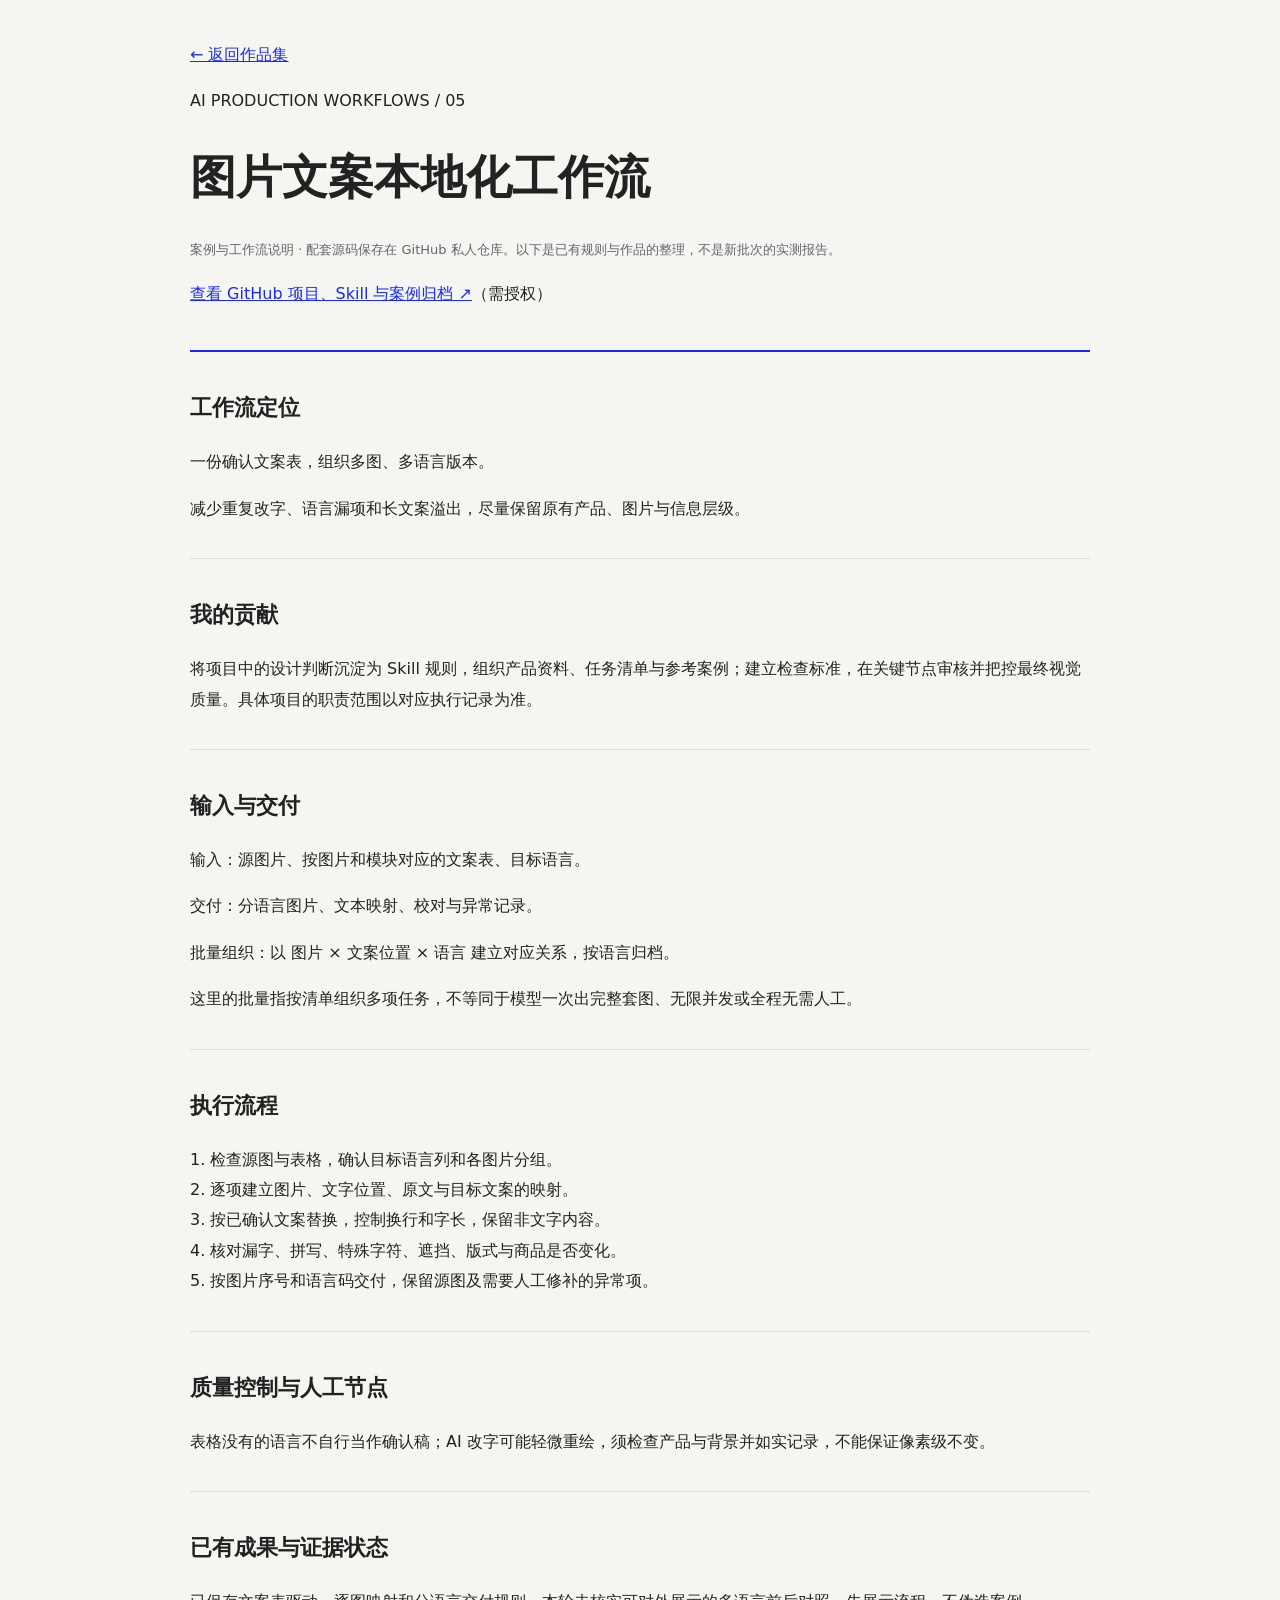
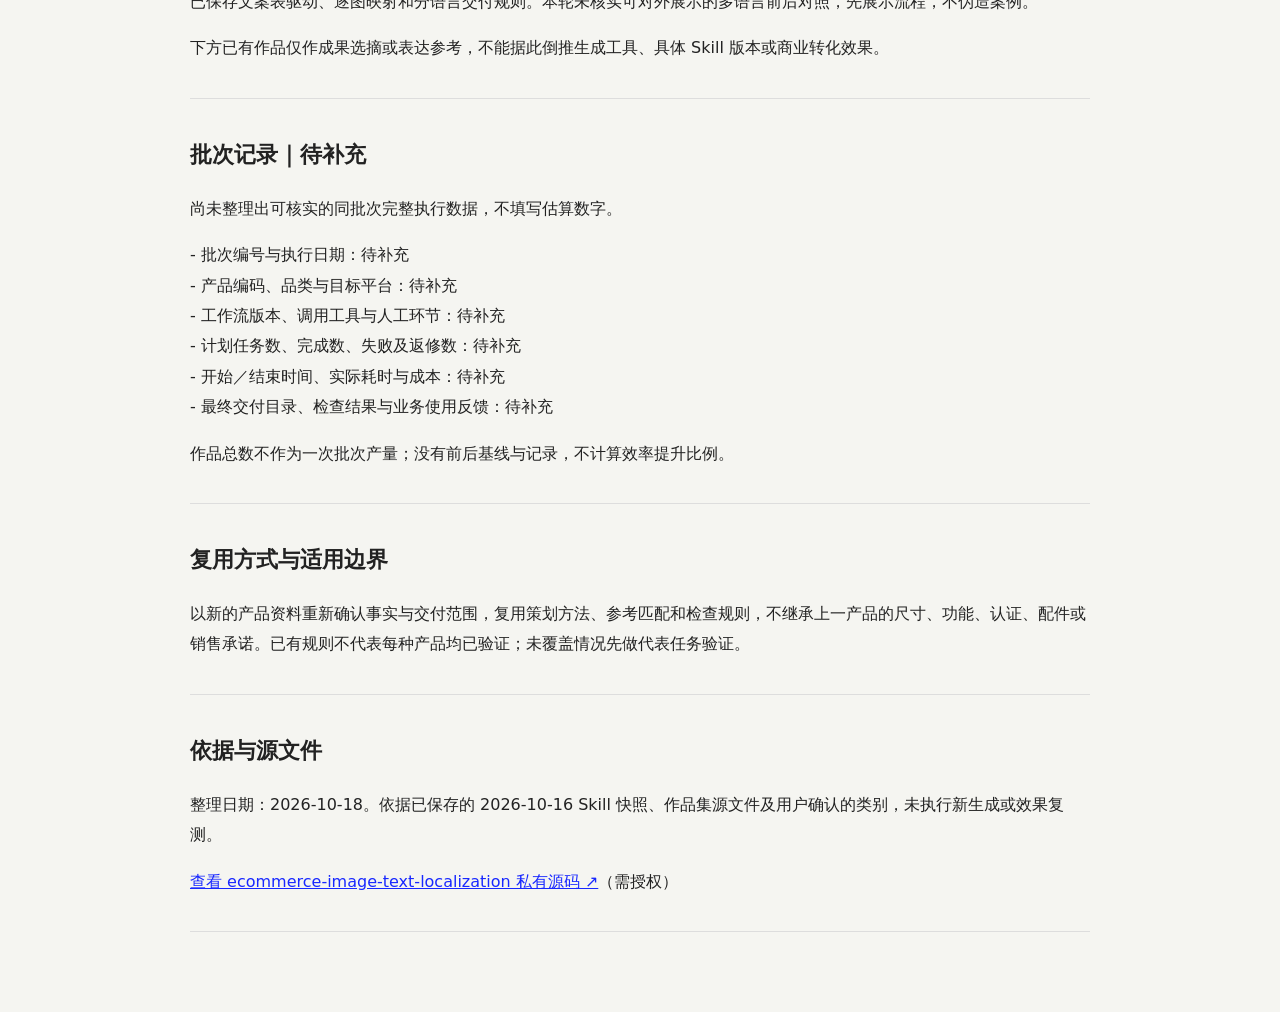
<file: workflow-notes/05-localization.html>
<!doctype html><html lang="zh-CN"><head><meta charset="utf-8"><meta name="viewport" content="width=device-width,initial-scale=1"><title>图片文案本地化工作流 · 邓萍萍</title><style>body{font-family:system-ui,"Microsoft YaHei",sans-serif;background:#f5f5f1;color:#222;margin:0;line-height:1.9}main{max-width:900px;margin:auto;padding:40px 24px 80px}a{color:#1828ff}h1{font-size:clamp(28px,5vw,46px);line-height:1.3}h2{font-size:22px;margin-top:35px}p{white-space:normal;overflow-wrap:anywhere}header{border-bottom:2px solid #1828ff;padding-bottom:25px}.note{color:#65656e;font-size:13px}.gallery{display:grid;grid-template-columns:repeat(auto-fit,minmax(200px,1fr));gap:16px}.gallery figure{margin:0}.gallery img{width:100%;height:auto}.gallery figcaption{font-size:12px;color:#666}section{border-bottom:1px solid #ddd;padding-bottom:18px}</style></head><body><main><a href="/#batch-workflows">← 返回作品集</a><header><p>AI PRODUCTION WORKFLOWS / 05</p><h1>图片文案本地化工作流</h1><p class="note">案例与工作流说明 · 配套源码保存在 GitHub 私人仓库。以下是已有规则与作品的整理，不是新批次的实测报告。</p><p><a href="https://github.com/ping988/creative-workflow-skills/tree/main/showcase/20261019/workflows/05-localization" target="_blank" rel="noopener noreferrer">查看 GitHub 项目、Skill 与案例归档 ↗</a>（需授权）</p></header><section><h2>工作流定位</h2><p>一份确认文案表，组织多图、多语言版本。</p><p>减少重复改字、语言漏项和长文案溢出，尽量保留原有产品、图片与信息层级。</p></section><section><h2>我的贡献</h2><p>将项目中的设计判断沉淀为 Skill 规则，组织产品资料、任务清单与参考案例；建立检查标准，在关键节点审核并把控最终视觉质量。具体项目的职责范围以对应执行记录为准。</p></section><section><h2>输入与交付</h2><p>输入：源图片、按图片和模块对应的文案表、目标语言。</p><p>交付：分语言图片、文本映射、校对与异常记录。</p><p>批量组织：以 图片 × 文案位置 × 语言 建立对应关系，按语言归档。</p><p>这里的批量指按清单组织多项任务，不等同于模型一次出完整套图、无限并发或全程无需人工。</p></section><section><h2>执行流程</h2><p>1. 检查源图与表格，确认目标语言列和各图片分组。<br>2. 逐项建立图片、文字位置、原文与目标文案的映射。<br>3. 按已确认文案替换，控制换行和字长，保留非文字内容。<br>4. 核对漏字、拼写、特殊字符、遮挡、版式与商品是否变化。<br>5. 按图片序号和语言码交付，保留源图及需要人工修补的异常项。</p></section><section><h2>质量控制与人工节点</h2><p>表格没有的语言不自行当作确认稿；AI 改字可能轻微重绘，须检查产品与背景并如实记录，不能保证像素级不变。</p></section><section><h2>已有成果与证据状态</h2><p>已保存文案表驱动、逐图映射和分语言交付规则。本轮未核实可对外展示的多语言前后对照，先展示流程，不伪造案例。</p><p>下方已有作品仅作成果选摘或表达参考，不能据此倒推生成工具、具体 Skill 版本或商业转化效果。</p></section><section><h2>批次记录｜待补充</h2><p>尚未整理出可核实的同批次完整执行数据，不填写估算数字。</p><p>- 批次编号与执行日期：待补充<br>- 产品编码、品类与目标平台：待补充<br>- 工作流版本、调用工具与人工环节：待补充<br>- 计划任务数、完成数、失败及返修数：待补充<br>- 开始／结束时间、实际耗时与成本：待补充<br>- 最终交付目录、检查结果与业务使用反馈：待补充</p><p>作品总数不作为一次批次产量；没有前后基线与记录，不计算效率提升比例。</p></section><section><h2>复用方式与适用边界</h2><p>以新的产品资料重新确认事实与交付范围，复用策划方法、参考匹配和检查规则，不继承上一产品的尺寸、功能、认证、配件或销售承诺。已有规则不代表每种产品均已验证；未覆盖情况先做代表任务验证。</p></section><section><h2>依据与源文件</h2><p>整理日期：2026-10-18。依据已保存的 2026-10-16 Skill 快照、作品集源文件及用户确认的类别，未执行新生成或效果复测。</p><p><a href="https://github.com/ping988/creative-workflow-skills/tree/main/skills/ecommerce-image-text-localization" target="_blank" rel="noopener noreferrer">查看 ecommerce-image-text-localization 私有源码 ↗</a>（需授权）</p></section></main></body></html>
</file>
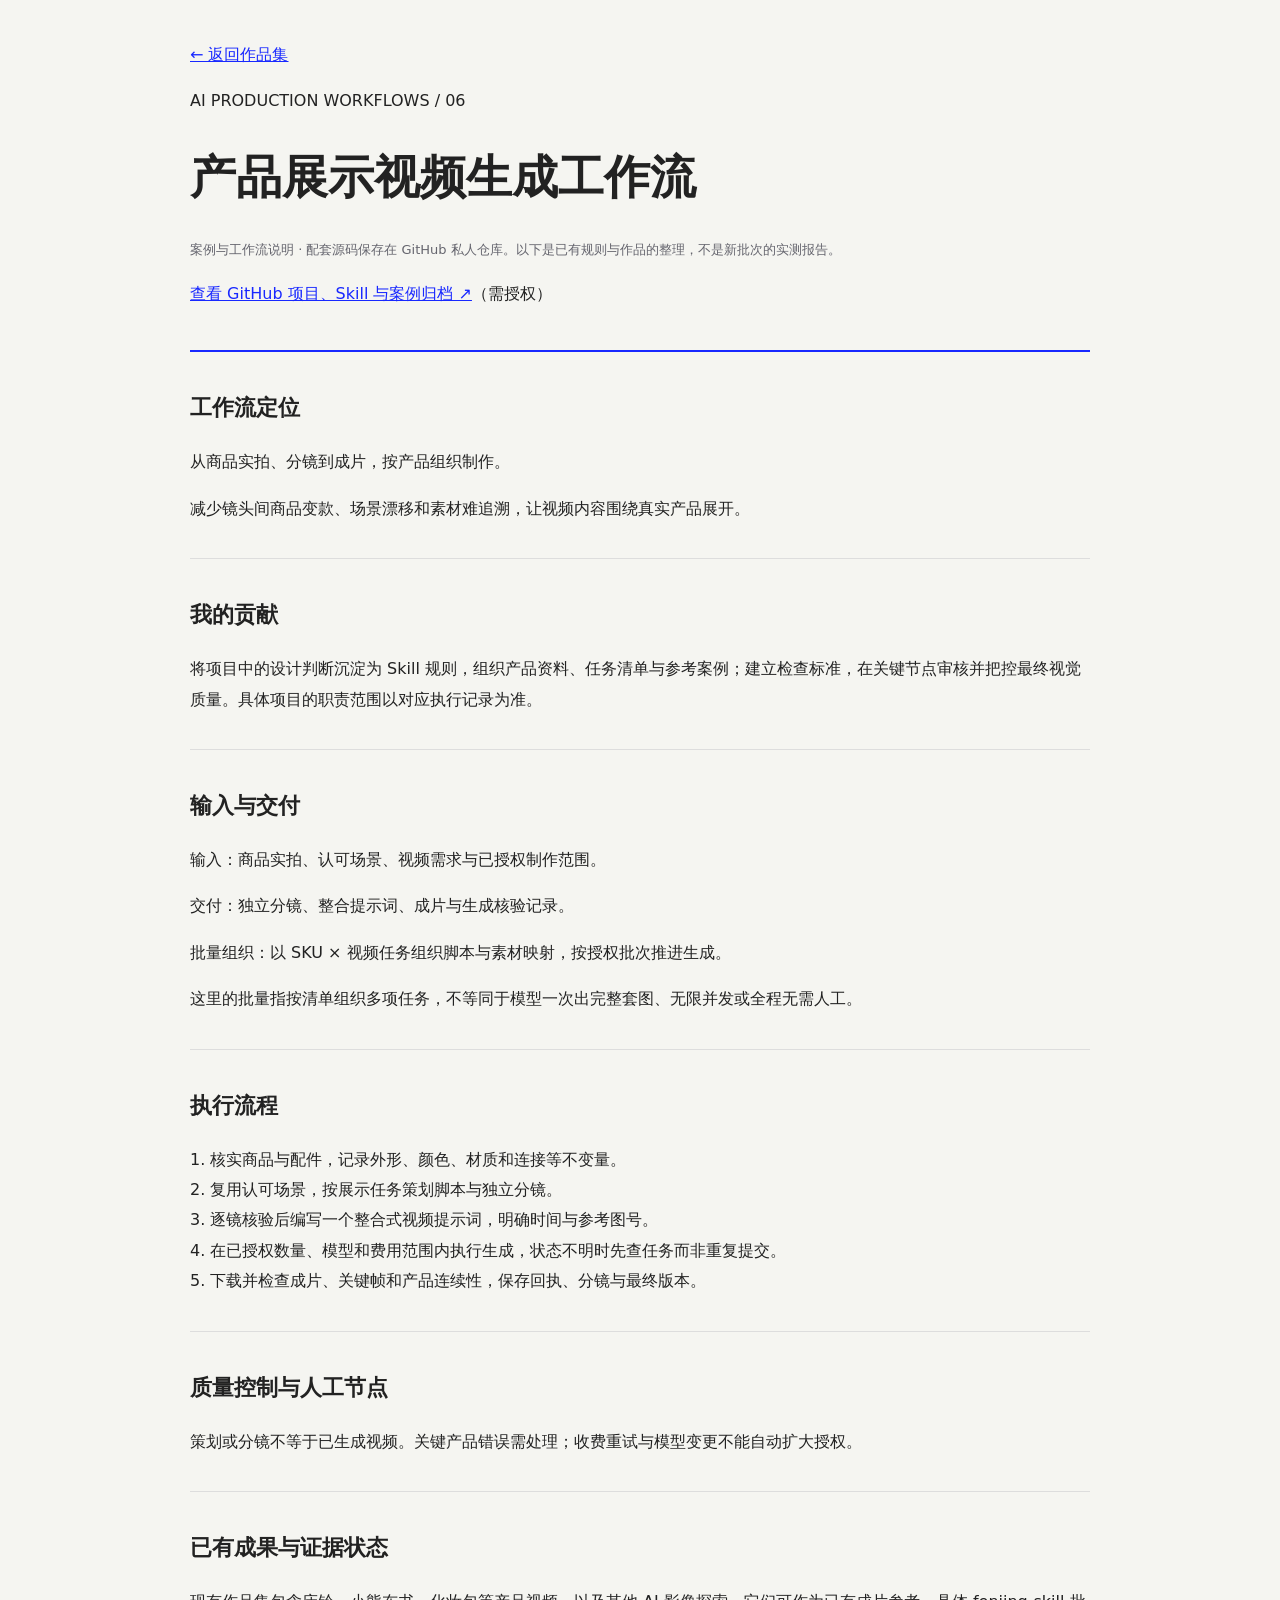
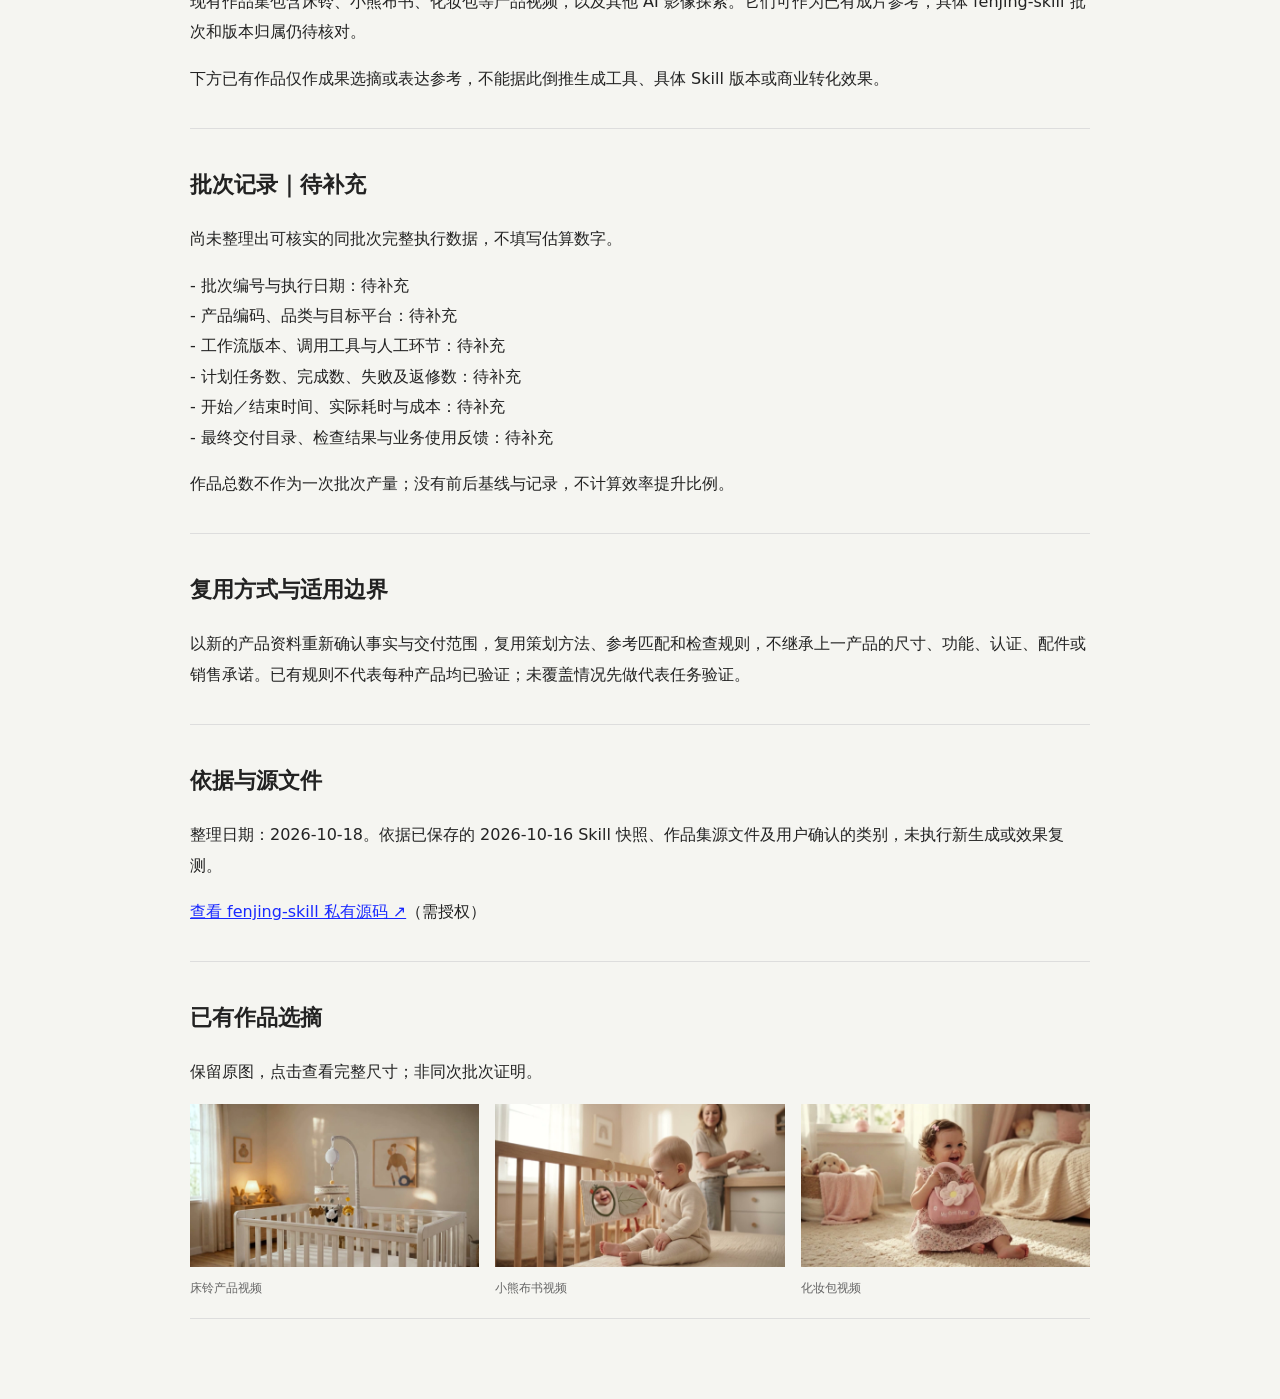
<file: workflow-notes/06-video.html>
<!doctype html><html lang="zh-CN"><head><meta charset="utf-8"><meta name="viewport" content="width=device-width,initial-scale=1"><title>产品展示视频生成工作流 · 邓萍萍</title><style>body{font-family:system-ui,"Microsoft YaHei",sans-serif;background:#f5f5f1;color:#222;margin:0;line-height:1.9}main{max-width:900px;margin:auto;padding:40px 24px 80px}a{color:#1828ff}h1{font-size:clamp(28px,5vw,46px);line-height:1.3}h2{font-size:22px;margin-top:35px}p{white-space:normal;overflow-wrap:anywhere}header{border-bottom:2px solid #1828ff;padding-bottom:25px}.note{color:#65656e;font-size:13px}.gallery{display:grid;grid-template-columns:repeat(auto-fit,minmax(200px,1fr));gap:16px}.gallery figure{margin:0}.gallery img{width:100%;height:auto}.gallery figcaption{font-size:12px;color:#666}section{border-bottom:1px solid #ddd;padding-bottom:18px}</style></head><body><main><a href="/#batch-workflows">← 返回作品集</a><header><p>AI PRODUCTION WORKFLOWS / 06</p><h1>产品展示视频生成工作流</h1><p class="note">案例与工作流说明 · 配套源码保存在 GitHub 私人仓库。以下是已有规则与作品的整理，不是新批次的实测报告。</p><p><a href="https://github.com/ping988/creative-workflow-skills/tree/main/showcase/20261019/workflows/06-video" target="_blank" rel="noopener noreferrer">查看 GitHub 项目、Skill 与案例归档 ↗</a>（需授权）</p></header><section><h2>工作流定位</h2><p>从商品实拍、分镜到成片，按产品组织制作。</p><p>减少镜头间商品变款、场景漂移和素材难追溯，让视频内容围绕真实产品展开。</p></section><section><h2>我的贡献</h2><p>将项目中的设计判断沉淀为 Skill 规则，组织产品资料、任务清单与参考案例；建立检查标准，在关键节点审核并把控最终视觉质量。具体项目的职责范围以对应执行记录为准。</p></section><section><h2>输入与交付</h2><p>输入：商品实拍、认可场景、视频需求与已授权制作范围。</p><p>交付：独立分镜、整合提示词、成片与生成核验记录。</p><p>批量组织：以 SKU × 视频任务组织脚本与素材映射，按授权批次推进生成。</p><p>这里的批量指按清单组织多项任务，不等同于模型一次出完整套图、无限并发或全程无需人工。</p></section><section><h2>执行流程</h2><p>1. 核实商品与配件，记录外形、颜色、材质和连接等不变量。<br>2. 复用认可场景，按展示任务策划脚本与独立分镜。<br>3. 逐镜核验后编写一个整合式视频提示词，明确时间与参考图号。<br>4. 在已授权数量、模型和费用范围内执行生成，状态不明时先查任务而非重复提交。<br>5. 下载并检查成片、关键帧和产品连续性，保存回执、分镜与最终版本。</p></section><section><h2>质量控制与人工节点</h2><p>策划或分镜不等于已生成视频。关键产品错误需处理；收费重试与模型变更不能自动扩大授权。</p></section><section><h2>已有成果与证据状态</h2><p>现有作品集包含床铃、小熊布书、化妆包等产品视频，以及其他 AI 影像探索。它们可作为已有成片参考，具体 fenjing-skill 批次和版本归属仍待核对。</p><p>下方已有作品仅作成果选摘或表达参考，不能据此倒推生成工具、具体 Skill 版本或商业转化效果。</p></section><section><h2>批次记录｜待补充</h2><p>尚未整理出可核实的同批次完整执行数据，不填写估算数字。</p><p>- 批次编号与执行日期：待补充<br>- 产品编码、品类与目标平台：待补充<br>- 工作流版本、调用工具与人工环节：待补充<br>- 计划任务数、完成数、失败及返修数：待补充<br>- 开始／结束时间、实际耗时与成本：待补充<br>- 最终交付目录、检查结果与业务使用反馈：待补充</p><p>作品总数不作为一次批次产量；没有前后基线与记录，不计算效率提升比例。</p></section><section><h2>复用方式与适用边界</h2><p>以新的产品资料重新确认事实与交付范围，复用策划方法、参考匹配和检查规则，不继承上一产品的尺寸、功能、认证、配件或销售承诺。已有规则不代表每种产品均已验证；未覆盖情况先做代表任务验证。</p></section><section><h2>依据与源文件</h2><p>整理日期：2026-10-18。依据已保存的 2026-10-16 Skill 快照、作品集源文件及用户确认的类别，未执行新生成或效果复测。</p><p><a href="https://github.com/ping988/creative-workflow-skills/tree/main/skills/fenjing-skill" target="_blank" rel="noopener noreferrer">查看 fenjing-skill 私有源码 ↗</a>（需授权）</p></section><section><h2>已有作品选摘</h2><p>保留原图，点击查看完整尺寸；非同次批次证明。</p><div class="gallery"><figure><a href="/assets/ai-video/posters/MRA2W9VH5NC30.jpg" target="_blank" rel="noopener noreferrer"><img src="/assets/ai-video/posters/MRA2W9VH5NC30.jpg" alt="床铃产品视频" loading="lazy"></a><figcaption>床铃产品视频</figcaption></figure><figure><a href="/assets/ai-video/posters/MPF3E9VQR9FWE.jpg" target="_blank" rel="noopener noreferrer"><img src="/assets/ai-video/posters/MPF3E9VQR9FWE.jpg" alt="小熊布书视频" loading="lazy"></a><figcaption>小熊布书视频</figcaption></figure><figure><a href="/assets/ai-video/posters/MRLPSASP0XIMS.jpg" target="_blank" rel="noopener noreferrer"><img src="/assets/ai-video/posters/MRLPSASP0XIMS.jpg" alt="化妆包视频" loading="lazy"></a><figcaption>化妆包视频</figcaption></figure></div></section></main></body></html>
</file>
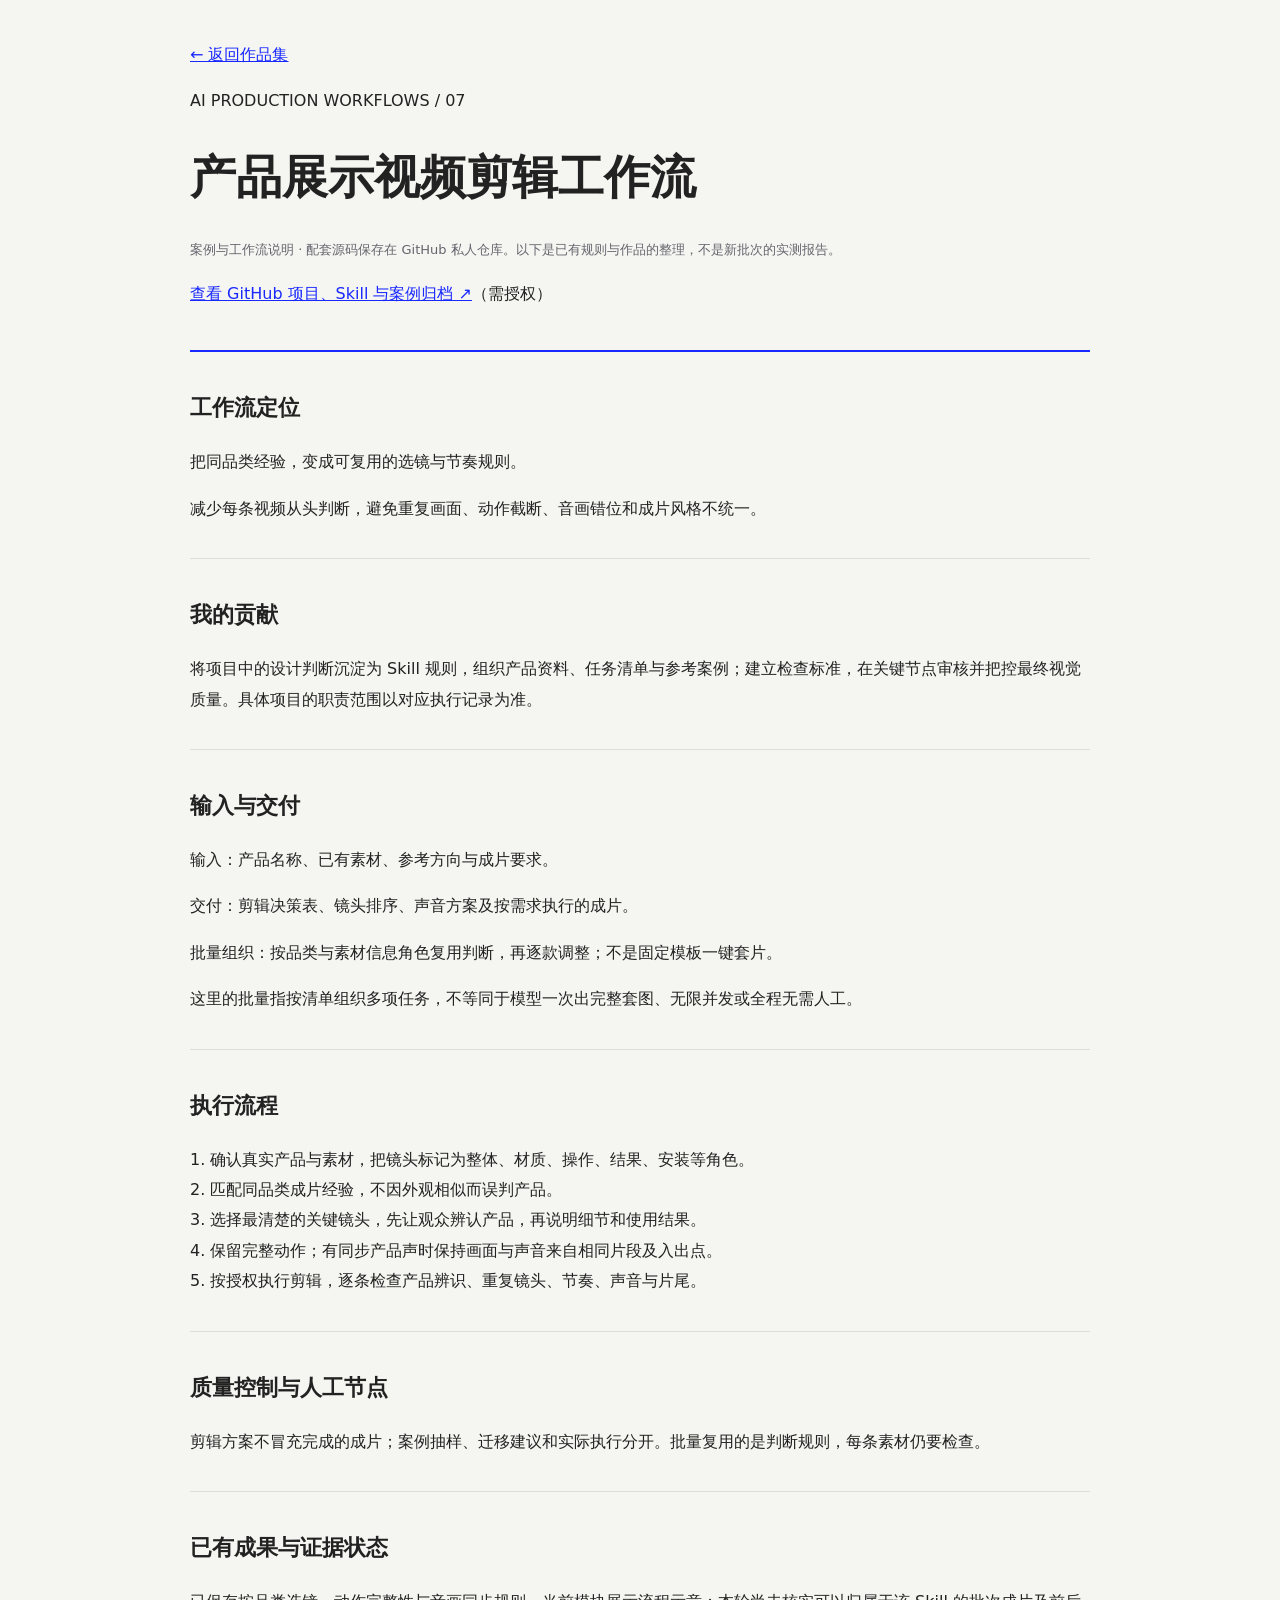
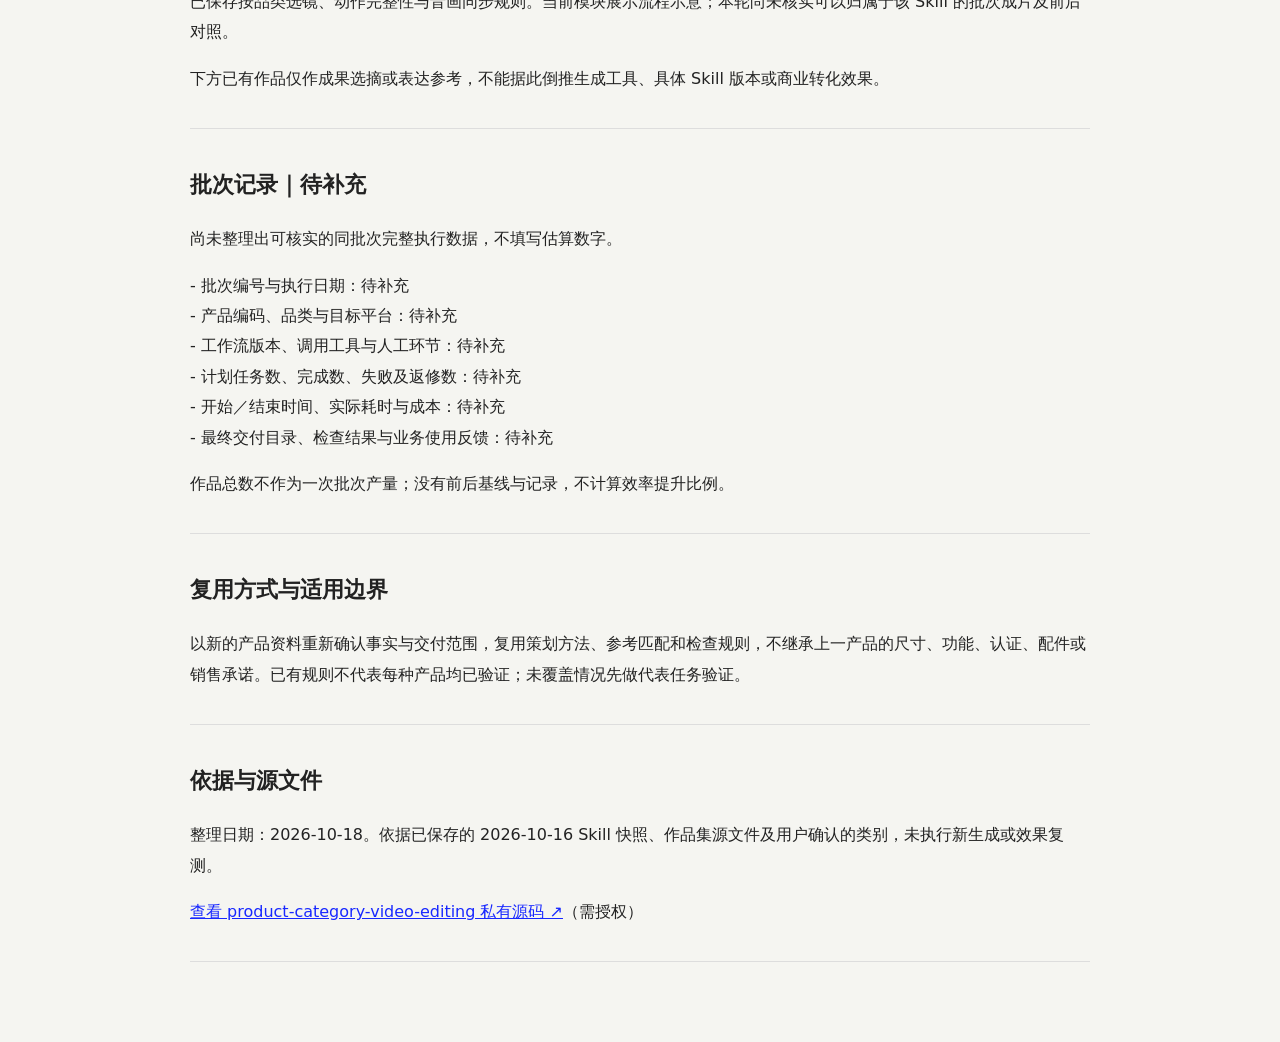
<file: workflow-notes/07-editing.html>
<!doctype html><html lang="zh-CN"><head><meta charset="utf-8"><meta name="viewport" content="width=device-width,initial-scale=1"><title>产品展示视频剪辑工作流 · 邓萍萍</title><style>body{font-family:system-ui,"Microsoft YaHei",sans-serif;background:#f5f5f1;color:#222;margin:0;line-height:1.9}main{max-width:900px;margin:auto;padding:40px 24px 80px}a{color:#1828ff}h1{font-size:clamp(28px,5vw,46px);line-height:1.3}h2{font-size:22px;margin-top:35px}p{white-space:normal;overflow-wrap:anywhere}header{border-bottom:2px solid #1828ff;padding-bottom:25px}.note{color:#65656e;font-size:13px}.gallery{display:grid;grid-template-columns:repeat(auto-fit,minmax(200px,1fr));gap:16px}.gallery figure{margin:0}.gallery img{width:100%;height:auto}.gallery figcaption{font-size:12px;color:#666}section{border-bottom:1px solid #ddd;padding-bottom:18px}</style></head><body><main><a href="/#batch-workflows">← 返回作品集</a><header><p>AI PRODUCTION WORKFLOWS / 07</p><h1>产品展示视频剪辑工作流</h1><p class="note">案例与工作流说明 · 配套源码保存在 GitHub 私人仓库。以下是已有规则与作品的整理，不是新批次的实测报告。</p><p><a href="https://github.com/ping988/creative-workflow-skills/tree/main/showcase/20261019/workflows/07-editing" target="_blank" rel="noopener noreferrer">查看 GitHub 项目、Skill 与案例归档 ↗</a>（需授权）</p></header><section><h2>工作流定位</h2><p>把同品类经验，变成可复用的选镜与节奏规则。</p><p>减少每条视频从头判断，避免重复画面、动作截断、音画错位和成片风格不统一。</p></section><section><h2>我的贡献</h2><p>将项目中的设计判断沉淀为 Skill 规则，组织产品资料、任务清单与参考案例；建立检查标准，在关键节点审核并把控最终视觉质量。具体项目的职责范围以对应执行记录为准。</p></section><section><h2>输入与交付</h2><p>输入：产品名称、已有素材、参考方向与成片要求。</p><p>交付：剪辑决策表、镜头排序、声音方案及按需求执行的成片。</p><p>批量组织：按品类与素材信息角色复用判断，再逐款调整；不是固定模板一键套片。</p><p>这里的批量指按清单组织多项任务，不等同于模型一次出完整套图、无限并发或全程无需人工。</p></section><section><h2>执行流程</h2><p>1. 确认真实产品与素材，把镜头标记为整体、材质、操作、结果、安装等角色。<br>2. 匹配同品类成片经验，不因外观相似而误判产品。<br>3. 选择最清楚的关键镜头，先让观众辨认产品，再说明细节和使用结果。<br>4. 保留完整动作；有同步产品声时保持画面与声音来自相同片段及入出点。<br>5. 按授权执行剪辑，逐条检查产品辨识、重复镜头、节奏、声音与片尾。</p></section><section><h2>质量控制与人工节点</h2><p>剪辑方案不冒充完成的成片；案例抽样、迁移建议和实际执行分开。批量复用的是判断规则，每条素材仍要检查。</p></section><section><h2>已有成果与证据状态</h2><p>已保存按品类选镜、动作完整性与音画同步规则。当前模块展示流程示意；本轮尚未核实可以归属于该 Skill 的批次成片及前后对照。</p><p>下方已有作品仅作成果选摘或表达参考，不能据此倒推生成工具、具体 Skill 版本或商业转化效果。</p></section><section><h2>批次记录｜待补充</h2><p>尚未整理出可核实的同批次完整执行数据，不填写估算数字。</p><p>- 批次编号与执行日期：待补充<br>- 产品编码、品类与目标平台：待补充<br>- 工作流版本、调用工具与人工环节：待补充<br>- 计划任务数、完成数、失败及返修数：待补充<br>- 开始／结束时间、实际耗时与成本：待补充<br>- 最终交付目录、检查结果与业务使用反馈：待补充</p><p>作品总数不作为一次批次产量；没有前后基线与记录，不计算效率提升比例。</p></section><section><h2>复用方式与适用边界</h2><p>以新的产品资料重新确认事实与交付范围，复用策划方法、参考匹配和检查规则，不继承上一产品的尺寸、功能、认证、配件或销售承诺。已有规则不代表每种产品均已验证；未覆盖情况先做代表任务验证。</p></section><section><h2>依据与源文件</h2><p>整理日期：2026-10-18。依据已保存的 2026-10-16 Skill 快照、作品集源文件及用户确认的类别，未执行新生成或效果复测。</p><p><a href="https://github.com/ping988/creative-workflow-skills/tree/main/skills/product-category-video-editing" target="_blank" rel="noopener noreferrer">查看 product-category-video-editing 私有源码 ↗</a>（需授权）</p></section></main></body></html>
</file>
<file: assets/archive-gallery-CXCfC7b8.css>
.archive-selection{color:#f4f4f1;background:#101114}.archive-intro{color:var(--ink);background:#ecece8;justify-content:space-between;align-items:flex-end;gap:40px;padding:clamp(40px,6vw,90px) 5vw;display:flex}.archive-eyebrow{letter-spacing:.13em;color:var(--blue);margin:0 0 22px;font-size:10px}.archive-intro h2{letter-spacing:-.04em;margin:0;font-size:clamp(32px,4.5vw,66px);font-weight:400}.archive-intro-note p{color:#575961;margin:0 0 18px;font-size:13px;line-height:1.9}.archive-text-link{min-height:44px;color:var(--blue);border-bottom:1px solid;align-items:center;gap:35px;font-size:13px;display:inline-flex}.archive-index{color:var(--ink);border-top:1px solid var(--line);background:#ecece8;grid-template-columns:repeat(3,minmax(0,1fr));display:grid}.archive-index a{border-right:1px solid var(--line);border-bottom:1px solid var(--line);grid-template-columns:auto 1fr;gap:14px 22px;min-width:0;padding:27px 3vw;transition:background .2s;display:grid}.archive-index a:last-child{border-right:0}.archive-index a:hover{background:#e0e1dd}.archive-index a>span{font-family:var(--serif);color:var(--blue);font-size:21px;font-style:italic}.archive-index strong{align-self:center;font-size:15px;font-weight:500}.archive-index small{color:#64656b;letter-spacing:.05em;grid-column:2;font-size:10px}.archive-index small span{color:var(--blue);margin-left:16px}.archive-project,.archive-page{scroll-margin-top:68px}.archive-project-heading{color:#f4f4f1;background:#101114;border-bottom:1px solid #ffffff26;align-items:center;gap:26px;padding:30px 5vw;display:flex}.archive-project-number{font-family:var(--serif);color:#9ca8ff;align-self:flex-start;font-size:32px;font-style:italic}.archive-project-heading p{letter-spacing:.12em;color:#a3a4ad;margin:0 0 8px;font-size:9px}.archive-project-heading h3{margin:0;font-size:clamp(20px,2.2vw,32px);font-weight:400}.archive-project-pages{color:#a3a4ad;white-space:nowrap;margin-left:auto;font-size:11px}.archive-pages{max-width:2000px;margin:0 auto}.archive-page{margin:0}.archive-page a{cursor:zoom-in;display:block}.archive-page img{object-fit:contain;width:100%;height:auto;max-height:none;display:block}.archive-page a:focus-visible{z-index:1;outline-offset:-3px;outline:3px solid #9ca8ff;position:relative}.archive-more{color:var(--ink);background:#ecece8;justify-content:space-between;align-items:center;gap:32px;padding:70px 5vw;display:flex}.archive-more h3{letter-spacing:-.03em;margin:0 0 16px;font-size:clamp(26px,3.2vw,46px);font-weight:400}.archive-more div>p:last-child{color:#575961;margin:0;font-size:13px;line-height:1.8}.archive-button{color:#fff;background:var(--blue);white-space:nowrap;justify-content:space-between;align-items:center;gap:60px;min-height:64px;padding:18px 28px;font-size:16px;transition:background .2s;display:inline-flex}.archive-button:hover{background:var(--blue-dark)}.archive-button span{font-size:24px}.archive-button:focus-visible,.archive-text-link:focus-visible,.archive-index a:focus-visible,.archive-library-header a:focus-visible{outline-offset:4px;outline:3px solid #6876ff}.archive-library{background:#101114}.archive-library-header{z-index:50;border-bottom:1px solid var(--line);background:#f4f4f1;justify-content:space-between;align-items:center;height:68px;padding:0 5vw;display:flex;position:fixed;inset:0 0 auto}.archive-return{align-items:center;min-height:44px;font-size:12px;display:inline-flex}.archive-library main{padding-top:68px}.archive-library-intro{align-items:flex-end;padding-top:clamp(60px,7vw,110px)}.archive-library-intro h1{letter-spacing:-.06em;margin:0;font-size:clamp(48px,7vw,104px);font-weight:400;line-height:1.05}.archive-library-intro h1 em{font-family:var(--serif);color:var(--blue);font-weight:500}.archive-library-intro .archive-intro-note p{margin-bottom:0}.archive-library .archive-index{grid-template-columns:repeat(4,minmax(0,1fr))}.archive-library .archive-more{border-bottom:1px solid var(--line)}@media (width<=900px){.archive-library .archive-index{grid-template-columns:repeat(2,minmax(0,1fr))}.archive-library .archive-index a:nth-child(2){border-right:0}.archive-index a{gap:12px;padding:24px}.archive-index strong{font-size:14px}.archive-more{padding-block:48px}}@media (width<=600px){.archive-intro,.archive-more{flex-direction:column;align-items:stretch;gap:28px;padding:38px 6vw}.archive-eyebrow{margin-bottom:18px;font-size:9px}.archive-index{grid-template-columns:1fr}.archive-index a{border-right:0;grid-template-columns:24px 1fr auto;align-items:center;padding:20px 6vw}.archive-index small{grid-column:auto;font-size:9px}.archive-index small span{margin-left:6px}.archive-library .archive-index{grid-template-columns:1fr}.archive-project-heading{flex-wrap:wrap;gap:8px 18px;padding:24px 6vw}.archive-project-number{font-size:26px}.archive-project-pages{width:100%;margin:4px 0 0 48px;font-size:10px}.archive-project,.archive-page{scroll-margin-top:58px}.archive-button{min-height:58px}.archive-library-header{height:58px;padding-inline:6vw}.archive-library-header .brand small{font-size:7px}.archive-return{font-size:11px}.archive-library main{padding-top:58px}.archive-library-intro{padding-top:52px}}@media (prefers-reduced-motion:reduce){.archive-library{scroll-behavior:auto}.archive-index a,.archive-button{transition:none}}
</file>
<file: assets/main-ChZQEMOP.css>
#hello .profile-intro>p{color:#38383e;font-size:18px;line-height:1.85}#hello .profile-contact dt{color:#4a4a50;font-size:14px;font-weight:500}#hello .profile-contact dd,#hello .profile-contact dd a{font-size:18px;line-height:1.6}#hello .profile-wechat strong{font-size:16px}#hello .profile-wechat figcaption span{color:#4a4a50;font-size:14px}#hello .experience-list time{letter-spacing:.03em;font-size:14px}#hello .experience-item>strong{font-size:20px;font-weight:600;line-height:1.6}#hello .experience-item>span{color:#44444a;font-size:17px;font-weight:500;line-height:1.65}#hello .experience-honors{flex-wrap:wrap;font-size:15px;line-height:1.7}#hello .experience-honors>span{font-size:12px}#hello .experience-brief{color:#38383e;font-size:17px;line-height:1.85}#hello .experience-list summary{font-size:15px;line-height:1.7}#hello .experience-list details li{color:#404046;font-size:16px;line-height:1.9}#hello .focus-list li{font-size:17px;font-weight:500;line-height:1.7}#hello .focus-list li:before{font-size:14px}#hello .focus-list p{color:#44444a;font-size:17px;line-height:1.85}.hero{background:#f2f2f2}.hero h1{letter-spacing:-.078em;z-index:2;font-size:16.1cqw;font-weight:600;top:10%;left:19.5%;transform:none}.hero h1 em{letter-spacing:-.075em;margin-left:-.055em;font-size:1.08em;top:-.13em}.hero-collage{z-index:3;width:62%;height:53%;top:25.4%;left:19.8%;transform:none}.hero-collage .editorial-folder-art{object-fit:fill;clip-path:polygon(6.1% 22%,24.8% 16.6%,24.4% 8.3%,47% 5.9%,47.2% 4.9%,67.2% 6.2%,67.5% 6.5%,93% 9.3%,90.8% 64%,92.8% 73%,93% 79%,92.2% 92.5%,14.1% 92.5%,6.2% 46%,6% 43%,6.7% 41%,8.4% 40%,10% 40%);width:100%;height:100%}.hero-year{gap:1.35cqw;top:69.4%;left:22.8%}.hero-year strong{width:9.8cqw;height:9.8cqw;box-shadow:none;font-size:4.2cqw}.hero-year p{margin-bottom:.05cqw;font-size:1.75cqw}.hero-copy{top:59.2%;left:77%}.hero-copy p{font-size:1.75cqw;line-height:1.12}.hero-index{border-radius:1.3cqw;gap:.35cqw;width:18.5%;padding:1.2cqw;font-size:1.2cqw;top:65.6%;left:68.1%}.hero-selected{font-size:1.7cqw;bottom:9.6%}@media (width<=900px){.hero{aspect-ratio:742/579}}.hero h1{z-index:auto}.hero h1>span{z-index:2;position:relative}.hero h1 em{z-index:auto}.hero h1 .hero-f{z-index:5;transform-origin:50% 10%;display:inline-block;position:relative;transform:scaleY(1.27)}.hero h1 .hero-olio{z-index:2;position:relative}.hero-collage{z-index:auto}.hero-collage .editorial-folder-art{z-index:3;position:absolute;inset:0}.hero-work-plane{transform-origin:0 0;pointer-events:none;width:1476px;height:1065px;position:absolute;top:0;left:0}.hero-work-face{position:absolute;inset:0;overflow:hidden}.hero-work-face img{object-fit:cover;object-position:center top;transform-origin:0 0;width:400px;max-width:none;height:700px;position:absolute;top:0;left:0}.hero-work-face:after{content:"";background:linear-gradient(#0000 40.05%,#e6ebed47 40.2%,#080a0b61 40.45%,#080a0b66 67%,#000000c7 84%,#050606 92.3%);position:absolute;inset:0}.hero h1 .hero-f{z-index:5}.hero .hero-collage{z-index:auto;width:100%;height:100%;top:0;left:0;transform:none}.hero-collage .editorial-folder-art{display:none}.hero-work-plane{width:742px;height:579px}.hero-work-back{z-index:4}.hero-work-front{z-index:6}.hero-work-face{isolation:isolate;z-index:0;overflow:visible}.hero-work-face img{box-shadow:0 0 0 22px #fafaf5,5px 7px 0 23px #d0cec8,17px 20px 22px #00000040}.hero-work-front .hero-work-face img{box-shadow:0 0 0 25px #f9f8f2,5px 8px 0 26px #c6c3ba,18px 24px 23px #00000059}.hero-work-face:after{display:none}.hero-work-pocket{z-index:3}.hero-work-sleeve{z-index:7}.hero-pocket-back,.hero-pocket-front{transform-origin:0 0;isolation:isolate;width:400px;height:700px;position:absolute;top:0;left:0;overflow:hidden}.hero-work-pocket img,.hero-work-sleeve img{object-fit:fill;width:410px;max-width:none;height:800px;position:absolute;top:-40px;left:-5px}.hero-pocket-back{border-radius:24px 24px 10px 10px/65px 65px 24px 24px}.hero-pocket-front{opacity:.56;border-top:2px solid #ebf0f3a6;border-radius:19px 17px 12px 12px/60px 54px 42px 42px;-webkit-mask-image:linear-gradient(#000000c7,#000 76%);mask-image:linear-gradient(#000000c7,#000 76%)}.hero h1{letter-spacing:-.065em;transform-origin:0 0;font-size:13.5cqw;top:8.6%;left:19.5%;transform:scaleX(1.16)}.hero h1 em{font-size:1.2em;top:-.02em}.hero h1 .hero-f{transform-origin:50% 12%;transform:scaleY(1.85)}.hero h1 .hero-olio{font-style:normal}.batch-workflows{background:#f4f4f1;scroll-margin-top:68px}.bw-heading{background:var(--blue);color:#fff;padding:48px 8vw 32px}.bw-kicker{letter-spacing:.1em;border-bottom:1px solid #ffffff50;justify-content:space-between;margin:0;padding-bottom:24px;font-size:11px;display:flex}.bw-title-row{justify-content:space-between;align-items:end;gap:40px;padding:45px 0;display:flex}.bw-title-row h2{letter-spacing:-.04em;margin:0;font-size:clamp(42px,5.5vw,84px);font-weight:500;line-height:1.2}.bw-title-row h2 em{font-style:normal}.bw-title-row>p{color:#eef;margin:0 0 8px;font-size:14px;line-height:2}.bw-role{border-top:1px solid #ffffff50;align-items:baseline;gap:32px;padding-top:22px;font-size:12px;display:flex}.bw-role>span{white-space:nowrap}.bw-role p{margin:0;line-height:1.9}.bw-body{padding:42px 8vw 64px}.bw-intro{justify-content:space-between;align-items:center;gap:32px;display:flex}.bw-intro h3{margin:0;font-size:25px;font-weight:500;line-height:1.5}.bw-intro p{color:#65656e;max-width:440px;margin:0;font-size:12px;line-height:1.9}.bw-process{counter-reset:bw;border-top:1px solid #ccc;border-bottom:1px solid #ccc;grid-template-columns:repeat(6,minmax(0,1fr));margin:30px 0 38px;padding:0;list-style:none;display:grid}.bw-process li{counter-increment:bw;border-right:1px solid #ccc;padding:18px 12px;font-size:12px}.bw-process li:last-child{border:0}.bw-process li:before{content:"0" counter(bw);color:var(--blue);margin-bottom:7px;font-size:10px;display:block}.bw-grid{grid-template-columns:repeat(2,minmax(0,1fr));gap:28px;display:grid}.bw-card{background:#fff;border:1px solid #ddd;min-width:0;overflow:hidden}.bw-gallery{background:#e9e5dd;align-items:center;gap:8px;min-height:200px;padding:18px;display:flex}.bw-gallery figure{flex:1;min-width:0;margin:0}.bw-gallery a{display:block}.bw-gallery img{aspect-ratio:1;object-fit:contain;background:#f9f8f2;width:100%;display:block}.bw-gallery figcaption{text-align:center;color:#5b5850;margin-top:9px;font-size:10px}.bw-gallery-tall img{aspect-ratio:.64;object-fit:cover;object-position:top}.bw-card-body{padding:26px}.bw-card-label{letter-spacing:.08em;color:#3545bd;margin:0 0 14px;font-size:10px}.bw-card h3{letter-spacing:-.02em;margin:0 0 15px;font-size:27px;font-weight:500;line-height:1.3}.bw-summary{margin:0 0 12px;font-size:15px;line-height:1.7}.bw-problem{color:#61616b;min-height:50px;margin:0;font-size:13px;line-height:1.9}.bw-card dl{border-top:1px solid #e1e1e5;border-bottom:1px solid #e1e1e5;gap:10px;margin:22px 0;padding:16px 0;font-size:12px;line-height:1.9;display:grid}.bw-card dl>div{grid-template-columns:58px 1fr;gap:12px;display:grid}.bw-card dt{color:#74747f}.bw-card dd{margin:0}.bw-card footer{flex-direction:column;gap:9px;display:flex}.bw-card footer a{color:var(--blue);width:fit-content;font-size:13px}.bw-card footer span{color:#797983;font-size:10px}.bw-card a:hover{text-underline-offset:5px;text-decoration:underline}.batch-workflows a:focus-visible{outline:2px solid var(--blue);outline-offset:4px}.bw-diagram{background:#e6e8fa;flex-direction:column;justify-content:center;gap:20px;min-height:220px;padding:32px 25px;display:flex}.bw-diagram>p{color:#4f5a91;letter-spacing:.1em;margin:0;font-size:10px}.bw-diagram>div{align-items:center;gap:10px;display:flex}.bw-diagram>div span{text-align:center;background:#ffffffb0;border:1px solid #bbc1df;flex:1;min-width:0;padding:20px 4px;font-size:12px}.bw-diagram b{color:#6b76a9;font-weight:400}.bw-diagram small{color:#657092;font-size:10px}.bw-card-wide{grid-column:1/-1;grid-template-columns:1fr 1fr;display:grid}.bw-card-wide .bw-diagram{color:#fff;background:#14192c}.bw-card-wide .bw-diagram>div span{background:#34416a;border-color:#5e6c9c}.bw-card-wide .bw-diagram p,.bw-card-wide .bw-diagram small{color:#aab5df}.bw-footer{border-top:1px solid #ccc;justify-content:space-between;align-items:center;gap:30px;margin-top:36px;padding-top:28px;display:flex}.bw-footer strong{font-size:20px;font-weight:500}.bw-footer p{color:#666670;max-width:760px;font-size:12px;line-height:1.9}.bw-footer>a{white-space:nowrap;background:var(--blue);color:#fff;padding:13px 18px;font-size:13px}@media (width<=900px){.bw-title-row{flex-direction:column;align-items:start;gap:22px}.bw-intro{flex-direction:column;align-items:start;gap:16px}.bw-card-body{padding:22px}.bw-card h3{font-size:23px}.bw-gallery{gap:6px;padding:12px}.bw-gallery figcaption{font-size:9px}}@media (width<=680px){.bw-heading{padding:30px 24px 25px}.bw-kicker span:last-child{display:none}.bw-title-row{padding:30px 0}.bw-title-row h2{font-size:clamp(34px,8.6vw,54px)}.bw-title-row>p{font-size:12px}.bw-role{gap:16px;font-size:11px}.bw-body{padding:30px 24px 40px}.bw-intro h3{font-size:22px}.bw-process{grid-template-columns:repeat(3,minmax(0,1fr))}.bw-process li:nth-child(3){border-right:0}.bw-process li:nth-child(-n+3){border-bottom:1px solid #ccc}.bw-grid{grid-template-columns:minmax(0,1fr);gap:24px}.bw-card-wide{grid-column:auto;display:block}.bw-problem{min-height:0}.bw-gallery{min-height:170px}.bw-footer{flex-direction:column;align-items:start}.bw-footer strong{font-size:18px}}#aplus-cases,#listing-cases,#ai-video{scroll-margin-top:68px}#aplus-cases,.aplus-showcase{--ink:#f5f5f2;--blue:#8d9aff;color:var(--ink);background:#101114}#aplus-cases{gap:5vw;padding:5vw 2.5vw 3vw}#aplus-cases span{margin-bottom:26px}#aplus-cases h3{font-size:clamp(42px,5.7vw,96px);line-height:1.04}#aplus-cases h3 em{white-space:nowrap}#aplus-cases>p{color:#c1c2ca}.aplus-showcase{padding:0 2.5vw 4vw}.aplus-showcase .gallery-image-button{box-shadow:none;border-color:#404249}.aplus-masonry{grid-template-columns:repeat(4,minmax(0,1fr));align-items:start;gap:clamp(12px,1.5vw,24px);display:grid}.aplus-column{flex-direction:column;gap:clamp(12px,1.5vw,24px);min-width:0;display:flex}.aplus-case{min-width:0;margin:0}.gallery-image-button{cursor:zoom-in;background:#fff;border:1px solid #c6c7c2;width:100%;padding:0;display:block;box-shadow:0 4px 14px #1113180b}.gallery-image-button img{object-fit:contain;width:100%;height:auto;max-height:none;display:block}.gallery-image-button:focus-visible{outline:3px solid var(--blue);outline-offset:4px}.gallery-more{text-align:center;color:var(--ink);margin:0;padding:38px 20px;font-size:clamp(13px,1.2vw,17px);line-height:1.9}.gallery-more a{color:var(--blue);text-underline-offset:5px;white-space:nowrap;text-decoration:underline}.gallery-more a:focus-visible{outline:2px solid var(--blue);outline-offset:5px}.workflow-page-aplus>.gallery-more{border-top:1px solid var(--line)}.listing-showcase{background:#dedfdb;padding:0 2.5vw 3vw}.listing-showcase>.listing-github-heading{background:#ecece8;margin-inline:-2.5vw}.listing-heading-summary>span{color:var(--blue)}.listing-workflow-title>span{color:var(--blue);letter-spacing:.16em;margin-bottom:44px;font-size:9px;display:block}.listing-workflow-title h2{letter-spacing:-.06em;margin:0;font-size:clamp(44px,6vw,96px);font-weight:400;line-height:1.06}.listing-workflow-title h2 em{color:var(--blue);font-family:var(--serif);font-weight:500}.listing-method{margin:0 -2.5vw 38px}.listing-method-heading{border-top:1px solid #b7b9b4;justify-content:space-between;align-items:baseline;gap:16px;padding:16px 2.5vw;display:flex}.listing-method-heading h3{margin:0;font-size:18px;font-weight:500}.listing-method-heading>span{color:var(--blue);letter-spacing:.08em;white-space:nowrap;font-size:10px}.listing-process{background:#f7f7f4;border-block:1px solid #c7c9c4;grid-template-columns:repeat(6,minmax(0,1fr));margin:0;padding:0;list-style:none;display:grid}.listing-process li{border-right:1px solid #c7c9c4;min-width:0;min-height:194px;padding:26px clamp(18px,1.8vw,32px)}.listing-process li:last-child{border-right:0}.listing-process li>span{color:var(--blue);font-family:var(--serif);font-variant-numeric:tabular-nums;margin-bottom:40px;font-size:24px;font-style:italic;display:block}.listing-process h4{margin:0 0 8px;font-size:16px;font-weight:500}.listing-process p{color:#51525b;margin:0;font-size:12px;line-height:1.7}.listing-logic-layout{background:#fff;border-bottom:1px solid #c7c9c4;grid-template-columns:.9fr 2fr;display:grid}.listing-logic-intro{flex-direction:column;padding:clamp(28px,4.5vw,88px);display:flex}.listing-logic-intro>span,.listing-logic dt>span{color:var(--blue);letter-spacing:.14em;font-size:9px}.listing-logic-intro h3{letter-spacing:-.055em;margin:auto 0 28px;padding-top:48px;font-size:clamp(36px,3.7vw,66px);font-weight:400;line-height:1.12}.listing-logic-intro h3 em{color:var(--blue);font-family:var(--serif);font-weight:500}.listing-logic-intro>p{color:#51525b;margin:0;font-size:13px;line-height:1.8}.listing-logic{grid-template-columns:repeat(2,minmax(0,1fr));margin:0;display:grid}.listing-logic>div{border-left:1px solid #c7c9c4;flex-direction:column;min-width:0;min-height:clamp(244px,20vw,325px);padding:clamp(26px,3vw,58px);display:flex}.listing-logic>div:nth-child(-n+2){border-bottom:1px solid #c7c9c4}.listing-logic dt{flex-direction:column;flex:1;margin:0 0 14px;display:flex}.listing-logic dt>span{margin-bottom:auto}.listing-logic dt>strong{letter-spacing:-.04em;margin-top:52px;font-size:clamp(22px,2vw,34px);font-weight:400;line-height:1.3}.listing-logic dd{color:#51525b;margin:0;font-size:13px;line-height:1.8}.listing-method-reference{color:#51525b;margin:0;padding:20px 2.5vw 0;font-size:11px;line-height:1.8}.listing-method-reference a{color:var(--blue);text-underline-offset:3px;text-decoration:underline}.listing-method-reference a:focus-visible{outline:2px solid var(--blue);outline-offset:4px}.listing-cases-stage{--ink:#f5f5f2;color:var(--ink);background:#101114;margin:0 -2.5vw -3vw;padding:18px 2.5vw 3vw;overflow:clip}.listing-group+.listing-group{margin-top:48px}.listing-group>header{border-top:1px solid #383a40;justify-content:space-between;align-items:baseline;gap:16px;padding:18px 0;display:flex}.listing-group h3{letter-spacing:-.04em;margin:0;font-size:clamp(24px,2.7vw,38px);font-weight:400}.listing-group header span{color:#9b9da5;letter-spacing:.08em;font-size:10px}.listing-grid{grid-template-columns:repeat(3,minmax(0,1fr));align-items:start;gap:clamp(10px,1.1vw,18px);display:grid}.listing-grid-seven{grid-template-columns:repeat(5,minmax(0,1fr))}.listing-grid-seven>:first-child{grid-area:span 2/span 2}.listing-cases-stage .gallery-image-button{background:#18191d;border-color:#383a40;transition:opacity .36s,transform .36s cubic-bezier(.2,.7,.2,1),border-color .36s,box-shadow .36s;box-shadow:0 18px 42px #0000002e}.listing-cases-stage .gallery-image-button img{transition:transform .6s cubic-bezier(.2,.7,.2,1)}.listing-group-motion .gallery-image-button{opacity:0;transition-delay:calc(var(--reveal-index,0) * 54ms);transform:translateY(28px)}.listing-group-motion.is-visible .gallery-image-button{opacity:1;transform:translateY(0)}.listing-cases-stage .gallery-more{color:#c1c2ca}@media (hover:hover) and (pointer:fine){.listing-cases-stage .gallery-image-button:hover{z-index:2;border-color:var(--blue);transform:translateY(-8px);box-shadow:0 28px 62px #00000057}.listing-cases-stage .gallery-image-button:hover img{transform:scale(1.018)}}.video-chapter{min-height:580px}.video-showcase{--ink:#f5f5f2;--blue:#8d9aff;color:var(--ink);background:#101114;padding:5vw 4vw 3vw}.video-intro{justify-content:space-between;align-items:end;gap:30px;margin-bottom:38px;display:flex}.video-intro span{color:var(--blue);letter-spacing:.12em;font-size:10px}.video-intro h3{letter-spacing:-.05em;margin:24px 0 0;font-size:clamp(36px,4.5vw,70px);font-weight:400}.video-intro h3 em{color:var(--blue);font-family:var(--serif);font-weight:500;display:inline-block}.video-intro p{color:#c1c2ca;margin:0;font-size:12px;line-height:1.8}.video-grid{grid-template-columns:repeat(2,minmax(0,1fr));gap:48px 28px;display:grid}.video-case{min-width:0}.video-cover{background:#232529;display:block;position:relative;overflow:hidden}.video-cover img{aspect-ratio:16/9;object-fit:contain;width:100%;height:auto;display:block}.video-cover-badge{color:#fff;background:#101114e6;border:1px solid #ffffff40;border-radius:24px;padding:8px 12px;font-size:12px;position:absolute;bottom:16px;right:16px}.video-case>header{padding:17px 55px 0 0;position:relative}.video-case header>span:first-child{color:#a5a8b2;letter-spacing:.12em;font-size:9px}.video-case h3{letter-spacing:-.04em;margin:9px 0;font-size:clamp(24px,2.4vw,36px);font-weight:400}.video-duration{color:#a5a8b2;font-variant-numeric:tabular-nums;font-size:12px;position:absolute;top:18px;right:0}.video-description{color:#c1c2ca;margin:12px 0 18px;font-size:14px;line-height:1.8}.video-watch{min-height:44px;color:var(--ink);border:1px solid #8d9aff;border-radius:28px;align-items:center;padding:10px 18px;font-size:13px;text-decoration:none;display:inline-flex}.video-watch:hover{color:#101114;background:#8d9aff}.video-watch-note{color:#a5a8b2;margin-top:10px;font-size:11px;display:block}.video-source{width:fit-content;max-width:100%;color:var(--blue);overflow-wrap:anywhere;text-underline-offset:4px;margin:4px 0 10px;font-size:13px;line-height:1.6;text-decoration:underline;display:block}.video-cover:focus-visible,.video-watch:focus-visible,.video-source:focus-visible{outline:2px solid var(--blue);outline-offset:4px}.video-more{border-top:1px solid #404249;margin-top:40px;padding-bottom:24px}.video-more a+a{margin-left:18px}@media (width<=1179px){.listing-process{grid-template-columns:repeat(3,minmax(0,1fr))}.listing-process li:nth-child(3n){border-right:0}.listing-process li:nth-child(-n+3){border-bottom:1px solid #c7c9c4}.aplus-masonry{grid-template-columns:repeat(2,minmax(0,1fr))}.listing-grid-seven{grid-template-columns:repeat(4,minmax(0,1fr))}.listing-grid-seven>:first-child{grid-area:span 2/span 2}.listing-grid-seven>:nth-child(n+6){grid-column:span 2}}@media (width>=680px) and (width<=979px){.listing-logic-layout{grid-template-columns:1fr}.listing-logic-intro{border-bottom:1px solid #c7c9c4;grid-template-columns:1fr 1fr;align-items:end;gap:20px;display:grid}.listing-logic-intro>span{grid-column:1/-1}.listing-logic-intro h3{margin:0;padding-top:20px}.listing-logic>div:nth-child(odd){border-left:0}}@media (width<=679px){#aplus-cases{grid-template-columns:1fr;gap:20px;padding:42px 0 26px}.listing-showcase>.listing-github-heading{margin-inline:-18px}#aplus-cases{padding-left:18px;padding-right:18px}#aplus-cases h3,.listing-workflow-title h2{font-size:clamp(38px,9.3vw,62px)}.aplus-showcase,.listing-showcase{padding-left:18px;padding-right:18px}.aplus-masonry{grid-template-columns:minmax(0,1fr)}.aplus-column{gap:18px}.workflow-page-aplus .workflow-rail-five{grid-template-columns:minmax(0,1fr);overflow-x:visible}.workflow-page-aplus .workflow-rail-five article{border-right:0;grid-template-columns:38px minmax(0,1fr);gap:8px 14px;min-height:0;padding:24px 18px;display:grid}.workflow-page-aplus .workflow-rail-five article:not(:last-child){border-bottom:1px solid var(--white-line)}.workflow-page-aplus .workflow-rail-five span{grid-row:span 2;margin:0}.workflow-page-aplus .workflow-rail-five strong,.workflow-page-aplus .workflow-rail-five p{grid-column:2}.listing-method{margin-inline:-18px}.listing-method-heading{align-items:start;gap:10px;padding-inline:18px}.listing-method-heading h3{font-size:16px}.listing-method-heading>span{padding-top:4px;font-size:9px}.listing-process{grid-template-columns:minmax(0,1fr)}.listing-process li{border-right:0;grid-template-columns:36px minmax(0,1fr);align-items:start;column-gap:14px;min-height:0;padding:24px 18px;display:grid}.listing-process li:not(:last-child){border-bottom:1px solid #c7c9c4}.listing-process li>span{grid-row:span 2;margin-bottom:0}.listing-process h4{margin:2px 0 8px}.listing-process p{grid-column:2}.listing-logic-layout,.listing-logic{grid-template-columns:minmax(0,1fr)}.listing-logic-intro{border-bottom:1px solid #c7c9c4;padding:36px 24px}.listing-logic-intro h3{padding-top:32px;font-size:clamp(38px,10vw,56px)}.listing-logic>div{border-left:0;min-height:220px;padding:28px 24px}.listing-logic>div:not(:last-child){border-bottom:1px solid #c7c9c4}.listing-logic dt>strong{margin-top:38px;font-size:25px}.listing-method-reference{padding-inline:18px}.listing-cases-stage{margin-inline:-18px;margin-bottom:-3vw;padding:12px 18px 26px}.listing-grid,.listing-grid-seven{grid-template-columns:repeat(2,minmax(0,1fr))}.listing-grid-seven>:first-child{grid-area:auto/1/auto/-1;width:100%}.listing-grid-seven>:nth-child(n+2){grid-column:auto}.listing-group+.listing-group{margin-top:32px}.listing-group header span{white-space:nowrap;font-size:9px}.gallery-more{padding:28px 0}.video-chapter{min-height:430px}.video-showcase{padding:36px 18px 16px}.video-intro{display:block}.video-intro p{margin-top:18px}.video-grid{grid-template-columns:minmax(0,1fr);gap:32px}}@media (prefers-reduced-motion:reduce){.listing-cases-stage .gallery-image-button,.listing-cases-stage .gallery-image-button img{opacity:1;transition:none;transform:none}}.archive-showreel{color:#f4f4f1;background:#101114;padding:80px 5vw 0}.showreel-heading{justify-content:space-between;align-items:flex-end;gap:32px;margin-bottom:48px;display:flex}.showreel-heading>div>p:first-child,.showreel-more p{color:#a8b0ff;letter-spacing:.12em;margin:0 0 30px;font-size:10px}.showreel-heading h2{letter-spacing:-.04em;margin:0;font-size:clamp(40px,5.5vw,82px);font-weight:600;line-height:1.12}.showreel-heading h2 em{color:#a8b0ff;font-family:var(--serif);font-style:italic;font-weight:400}.showreel-heading .showreel-description p{color:#e6e6ec;letter-spacing:0;margin-bottom:16px;font-size:14px}.showreel-description span{letter-spacing:.12em;color:#a5a6af;font-size:10px}.archive-showreel-player{aspect-ratio:16/9;object-fit:contain;background:#050609;width:100%;height:auto;display:block}.showreel-screen{position:relative}.showreel-play{color:#fff;cursor:pointer;background:#1828ff;border:1px solid #ffffff8c;border-radius:50%;place-content:center;gap:6px;width:96px;height:96px;display:grid;position:absolute;top:50%;left:50%;transform:translate(-50%,-50%);box-shadow:0 6px 35px #00000038}.showreel-play span{font-size:25px}.showreel-play small{letter-spacing:.12em;font-size:10px}.showreel-play:hover{background:#08157f}.showreel-play[hidden]{display:none}.showreel-play:focus-visible{outline-offset:5px;outline:3px solid #fff}.showreel-film-note{border-bottom:1px solid var(--white-line);color:#a5a6af;justify-content:space-between;gap:20px;padding:18px 0;font-size:11px;display:flex}.showreel-film-note a{color:#b7bfff}.showreel-more{justify-content:space-between;align-items:center;gap:36px;padding:64px 0 80px;display:flex}.showreel-more h3{letter-spacing:-.025em;margin:0 0 20px;font-size:clamp(27px,3.5vw,48px);font-weight:300;line-height:1.3}.showreel-more div>span{color:#a5a6af;font-size:13px;line-height:1.8}.archive-showreel a:focus-visible,.archive-showreel-player:focus-visible{outline-offset:5px;outline:2px solid #a8b0ff}.contact h2{text-wrap:balance}.contact-channels{justify-content:space-between;align-items:center;gap:48px;margin-top:55px;padding-bottom:25px;display:flex}.contact-details{gap:30px;min-width:0;margin:0;display:grid}.contact-details dt{color:#a9abb9;letter-spacing:.06em;margin-bottom:10px;font-size:11px}.contact-details dd{margin:0}.contact-details a{color:#aeb5ff;overflow-wrap:anywhere;border-bottom:1px solid;padding-bottom:8px;font-size:clamp(22px,2.3vw,38px);display:inline-block}.contact-wechat{flex:0 0 176px;width:176px;margin:0}.contact-wechat a{display:block}.contact-wechat img{object-fit:contain;width:100%;height:auto}.contact-wechat figcaption{gap:7px;margin-top:14px;display:grid}.contact-wechat strong{font-size:12px;font-weight:500}.contact-wechat figcaption span{color:#a9abb9;font-size:10px}.contact-channels a:focus-visible{outline-offset:6px;outline:2px solid #aeb5ff}@media (width<=700px){.archive-showreel{padding:48px 24px 0}.showreel-heading,.showreel-more{flex-direction:column;align-items:stretch;gap:30px}.showreel-heading{margin-bottom:28px}.showreel-heading>div>p:first-child,.showreel-more p{margin-bottom:20px;font-size:9px}.showreel-description span{font-size:9px}.showreel-film-note{flex-wrap:wrap;gap:12px;font-size:10px}.showreel-play{width:72px;height:72px}.showreel-more{padding:40px 0 48px}.contact-channels{flex-direction:column;align-items:flex-start;gap:32px;margin-top:38px;padding-bottom:0}.contact-details{gap:25px}.contact-wechat{flex-basis:auto;width:160px}}.video-workflow{color:#090a0d;background:#ecece8;scroll-margin-top:68px}.video-workflow-title h2{color:var(--ink)}.video-workflow-title h2 em{color:var(--blue);font-style:italic}.video-workflow-title h2 em>span{display:inline-block}.video-workflow-summary>span{color:var(--blue)}.video-workflow-steps{border-top:1px solid var(--line);background:#f6f6f2;grid-template-columns:repeat(6,minmax(0,1fr));margin:0;padding:0;list-style:none;display:grid}.video-workflow-steps li{border-right:1px solid var(--line);border-bottom:1px solid var(--line);min-width:0;min-height:230px;padding:30px 24px}.video-workflow-steps li:last-child{border-right:0}.video-workflow-steps li>span{color:#1828ff;font-family:var(--serif);margin-bottom:44px;font-size:26px;font-style:italic;display:block}.video-workflow-steps h3{margin:0 0 12px;font-size:17px;font-weight:500}.video-workflow-steps p{color:#64656b;margin:0;font-size:12px;line-height:1.85}.video-workflow-roles{grid-template-columns:repeat(3,minmax(0,1fr));gap:0;margin:0;padding:55px 5vw 38px;display:grid}.video-workflow-roles>div{border-left:1px solid #1828ff;padding:0 30px}.video-workflow-roles dt span{color:#1828ff;letter-spacing:.1em;margin-bottom:21px;font-size:9px;display:block}.video-workflow-roles dt strong{font-size:23px;font-weight:400}.video-workflow-roles dd{color:#64656b;max-width:360px;margin:14px 0 0;font-size:12px;line-height:1.9}.video-workflow-gate{color:#64656b;margin:0;padding:0 5vw 45px;font-size:11px;line-height:1.8}@media (width<=1000px){.video-workflow-steps{grid-template-columns:repeat(3,minmax(0,1fr))}.video-workflow-steps li:nth-child(3n){border-right:0}.video-workflow-roles>div{padding-inline:20px}.video-workflow-roles dt strong{font-size:20px}}@media (width<=600px){.video-workflow{scroll-margin-top:58px}.video-workflow-steps{grid-template-columns:1fr}.video-workflow-steps li{border-right:0;grid-template-columns:42px 1fr;gap:8px 18px;min-height:0;padding:26px 24px;display:grid}.video-workflow-steps li>span{grid-row:span 2;margin:0}.video-workflow-steps h3{margin:0}.video-workflow-steps p{grid-column:2}.video-workflow-roles{grid-template-columns:1fr;gap:30px;padding:38px 24px 28px}.video-workflow-roles dt span{margin-bottom:12px}.video-workflow-roles dd{margin-top:10px}.video-workflow-gate{padding:0 24px 38px}}
</file>
<file: assets/styles-DKJo5s04.css>
@import "https://fonts.googleapis.com/css2?family=DM+Sans:opsz,wght@9..40,300;9..40,400;9..40,500;9..40,600&family=Noto+Sans+SC:wght@300;400;500;600&family=Playfair+Display:ital,wght@1,500&display=swap";:root{--blue:#1828ff;--blue-dark:#08157f;--ink:#090a0d;--paper:#f4f4f1;--line:#0a0a0e2e;--white-line:#ffffff38;--sans:"DM Sans", "Noto Sans SC", system-ui, sans-serif;--serif:"Playfair Display", Georgia, serif}*{box-sizing:border-box}html{scroll-behavior:smooth;background:var(--ink)}body{color:var(--ink);background:var(--paper);font-family:var(--sans);-webkit-font-smoothing:antialiased;margin:0}main{padding-top:0}button,a{font:inherit}a{color:inherit;text-decoration:none}img{width:100%;display:block}button{color:inherit}::selection{color:#fff;background:var(--blue)}.skip-link{z-index:100;color:#fff;background:var(--blue);padding:10px 14px;position:fixed;top:8px;left:8px;transform:translateY(-160%)}.skip-link:focus{transform:translateY(0)}.visually-hidden{clip:rect(0, 0, 0, 0)!important;white-space:nowrap!important;border:0!important;width:1px!important;height:1px!important;margin:-1px!important;padding:0!important;position:absolute!important;overflow:hidden!important}.topbar{z-index:50;width:100%;height:68px;color:var(--ink);opacity:0;pointer-events:none;border-bottom:1px solid #0000;justify-content:space-between;align-items:center;padding:0 3.4vw;transition:background .3s,border-color .3s,color .3s,opacity .25s;display:flex;position:fixed;top:0;left:0}.topbar.is-scrolled{border-color:var(--line);opacity:1;pointer-events:auto;-webkit-backdrop-filter:blur(14px);backdrop-filter:blur(14px);background:#f4f4f1e0}.brand{align-items:center;gap:11px;display:flex}.brand-dot{background:var(--blue);border-radius:50%;width:28px;height:28px;box-shadow:inset 0 0 0 8px #fff3}.brand span:last-child{line-height:1;display:grid}.brand strong{font-size:14px;font-weight:600}.brand small{letter-spacing:.12em;margin-top:5px;font-size:8px}.topbar nav{align-items:center;gap:28px;font-size:12px;font-weight:500;display:flex}.topbar nav a{position:relative}.topbar nav a:after{content:"";transform-origin:100%;background:currentColor;width:100%;height:1px;transition:transform .2s;position:absolute;bottom:-6px;left:0;transform:scaleX(0)}.topbar nav a:hover:after,.topbar nav a:focus-visible:after{transform-origin:0;transform:scaleX(1)}.menu-toggle{letter-spacing:.12em;background:0 0;border:0;padding:8px 0;font-size:11px;display:none}.hero{aspect-ratio:16/9;background:#f2f2f2;width:100%;min-height:0;margin:0;position:relative;overflow:hidden}.hero-stage{aspect-ratio:742/579;width:auto;position:absolute;top:0;bottom:0;left:50%;transform:translate(-50%);container-type:inline-size}.edition{letter-spacing:.11em;white-space:nowrap;font-size:1.72cqw;font-weight:600;position:absolute;top:1.6%;left:50%;transform:translate(-50%)}.hero h1{z-index:2;color:var(--blue);letter-spacing:-.09em;white-space:nowrap;margin:0;font-size:17.8cqw;font-weight:500;line-height:.82;position:absolute;top:8.4%;left:50%;transform:translate(-50%)}.hero h1 em{font-family:var(--serif);letter-spacing:-.08em;margin-left:-.09em;font-size:.98em;font-weight:500;position:relative;top:-.06em}.hero-collage{z-index:3;width:50%;height:47%;position:absolute;top:29%;left:48%;transform:translate(-50%)}.hero-folder{pointer-events:none;max-width:none;display:block;position:absolute}.hero-folder-back{z-index:0;object-fit:fill;opacity:.86;filter:drop-shadow(0 1.8cqw 3cqw #0003);width:108%;height:77%;top:23%;left:-4%}.hero-folder-front{z-index:8;object-fit:fill;opacity:.7;width:108%;height:72%;top:28%;left:-4%}.collage-card{background:#111;border:.45cqw solid #fff;border-radius:.45cqw;margin:0;position:absolute;overflow:hidden;translate:0 2.4cqw;box-shadow:0 1.7cqw 3.5cqw #0003}.card-b,.card-d,.card-e{translate:0 .7cqw}.collage-card img{object-fit:cover;object-position:top;filter:saturate(.94)contrast(1.02);height:100%}.card-b img,.card-g img{object-fit:contain;object-position:center;background:#fcf8ed}.card-e img{object-position:52% center}.card-a{z-index:3;width:32%;height:67%;top:15%;left:0;transform:rotate(-10deg)}.card-b{z-index:1;width:24%;height:34%;top:0;left:24%;transform:rotate(9deg)}.card-c{z-index:4;width:28%;height:67%;top:16%;left:29%;transform:rotate(-5deg)}.card-d{z-index:2;width:27%;height:60%;top:5%;left:49%;transform:rotate(-11deg)}.card-e{z-index:2;width:30%;height:72%;top:0;left:72%;transform:rotate(5deg)}.card-f{z-index:5;width:28%;height:51%;top:34%;left:47%;transform:rotate(12deg)}.card-g{z-index:6;width:25%;height:35%;top:51%;left:72%;transform:rotate(-10deg)}.hero-year{z-index:12;align-items:flex-end;gap:1.05cqw;display:flex;position:absolute;top:69.8%;left:22.8%}.hero-year strong{width:9.25cqw;height:9.25cqw;color:var(--blue);letter-spacing:-.08em;text-align:center;background:#fff;border-radius:50%;place-content:center;font-size:3.8cqw;line-height:.72;display:grid;box-shadow:0 .9cqw 2.6cqw #00000012}.hero-year strong span{display:block}.hero-year p{color:#666;margin:0 0 .6cqw;font-size:1.4cqw;line-height:1}.hero-year em{color:#222;font-size:1.2em;font-weight:600}.hero-copy{z-index:11;position:absolute;top:59.2%;left:76.4%}.hero-copy p{color:#4d4d53;letter-spacing:-.025em;white-space:nowrap;margin:0;font-size:1.85cqw;font-weight:400;line-height:1.02}.hero-index{z-index:13;color:#fff;background:var(--blue);border-radius:1.35cqw;gap:.42cqw;width:17.7%;padding:1.25cqw;font-size:1.03cqw;display:grid;position:absolute;top:65%;left:68.1%}.hero-index span{white-space:nowrap;border-bottom:1px solid #ffffff8c;padding-bottom:.48cqw}.hero-index span:last-child{border-bottom:0}.hero-selected{z-index:11;color:#666;letter-spacing:.06em;white-space:nowrap;font-size:1.45cqw;position:absolute;bottom:9.6%;left:50%;transform:translate(-50%)}.about-portrait{color:#fff;background:#03040b;flex-direction:column;justify-content:center;align-items:center;min-height:880px;padding:9vw 7vw 4vw;display:flex;position:relative;overflow:hidden}.portrait-backdrop,.about-shade{position:absolute;inset:0}.portrait-backdrop{overflow:hidden}.portrait-backdrop img{filter:grayscale()contrast(1.08);opacity:.78;width:225%;max-width:none;position:absolute;top:-8%;left:-21%}.about-shade{background:linear-gradient(90deg,#010207db,#02051a75 55%,#040d53cc),linear-gradient(0deg,#02030a 0,#0000 42%,#02030966 100%)}.about-kicker{z-index:2;letter-spacing:.15em;margin:0;font-size:10px;line-height:1.4;position:absolute;top:9%;left:50%}.about-portrait h2{z-index:2;text-align:center;letter-spacing:-.06em;max-width:1280px;margin:0;font-size:clamp(50px,6.3vw,104px);font-weight:300;line-height:1.02;position:relative}.about-portrait h2 span,.about-portrait h2 em{font-family:var(--serif);font-weight:500}.about-portrait h2 em{color:#a8afff;white-space:nowrap}.about-metrics{z-index:2;-webkit-backdrop-filter:blur(10px);backdrop-filter:blur(10px);background:#02041233;border-top:1px solid #ffffff57;border-bottom:1px solid #fff3;grid-template-columns:repeat(4,1fr);width:min(1240px,92vw);margin-top:clamp(46px,6vw,86px);display:grid;position:relative}.about-metric{min-width:0;padding:clamp(18px,2vw,30px) clamp(14px,1.8vw,26px) clamp(20px,2.2vw,34px)}.about-metric+.about-metric{border-left:1px solid #fff3}.about-metric strong{color:#fff;font-family:var(--serif);letter-spacing:-.06em;align-items:flex-start;gap:7px;font-size:clamp(54px,5.4vw,84px);font-style:italic;font-weight:500;line-height:.9;display:flex}.about-metric strong small{color:#a8afff;font-family:var(--sans);letter-spacing:.06em;margin-top:.42em;font-size:12px;font-style:normal;font-weight:500}.about-metric h3{margin:18px 0 7px;font-size:15px;font-weight:500}.about-metric p{color:#ffffff9e;margin:0;font-size:10px;line-height:1.6}.about-footer{z-index:2;text-align:center;width:80%;margin-top:clamp(22px,2.3vw,36px);position:relative}.about-intent{border-bottom:1px solid #fff3;justify-content:center;align-items:baseline;gap:clamp(18px,2vw,34px);margin:0 auto 18px;padding-bottom:14px;display:flex}.about-intent>span{color:#a8afff;letter-spacing:.16em;white-space:nowrap;font-size:8px}.about-intent p{color:#fff;letter-spacing:-.025em;margin:0;font-size:clamp(16px,1.45vw,22px);font-weight:500}.about-intent i{color:#a8afff;font-family:var(--serif);margin:0 10px;font-style:normal;font-weight:500}.about-summary{color:#ffffffb8;margin:0;font-size:13px;line-height:1.8}.about-links{flex-wrap:wrap;justify-content:center;gap:8px 30px;margin-top:18px;display:flex}.about-links a{color:#f4f4ff;border-bottom:1px solid #ffffff4d;align-items:center;gap:10px;min-height:44px;font-size:13px;display:inline-flex}.about-links a span{color:#adb8ff}.about-links a:hover{color:#adb8ff;border-color:currentColor}.about-links a:focus-visible{outline-offset:5px;outline:2px solid #adb8ff}.profile-sheet{background:#f8f8f6;grid-template-columns:1.08fr 1.4fr 1fr;gap:0;min-height:700px;padding:7vw 5vw;scroll-margin-top:68px;display:grid}.profile-sheet>div{padding:0 4vw 0 0}.profile-sheet>div+div{border-left:1px solid var(--line);padding-left:4vw}.profile-sheet h2{color:var(--blue);font-family:var(--serif);margin:-.08em 0 .18em;font-size:clamp(84px,10vw,170px);font-weight:500;line-height:1}.profile-intro>p{color:#4d4d53;max-width:390px;margin:0 0 72px;font-size:14px;line-height:1.7}.profile-contact dl{gap:20px;margin:0;display:grid}.profile-contact dt{color:#666;margin-bottom:6px;font-size:11px}.profile-contact dd{margin:0;font-size:15px}.profile-contact dd a{color:var(--blue);overflow-wrap:anywhere;border-bottom:1px solid;font-size:15px}.profile-contact a:focus-visible{outline:2px solid var(--blue);outline-offset:5px}.profile-wechat{width:208px;max-width:100%;margin:28px 0 0}.profile-wechat>a{display:block}.profile-wechat img{height:auto}.profile-wechat figcaption{gap:5px;margin-top:12px;display:grid}.profile-wechat strong{font-size:12px;font-weight:500}.profile-wechat figcaption span{color:#666;font-size:11px}.profile-column h3{color:var(--blue);font-family:var(--serif);letter-spacing:-.04em;margin:0 0 34px;font-size:48px;font-style:italic;font-weight:500}.experience-list article{margin-bottom:34px;display:grid}.experience-list time{letter-spacing:.08em;margin-bottom:8px;font-size:10px;font-weight:600}.experience-list strong{font-size:14px}.experience-list span{color:#666;margin-top:5px;font-size:12px}.experience-honors{color:var(--blue);align-items:baseline;gap:8px;margin:9px 0 0;font-size:10px;line-height:1.5;display:flex}.experience-honors>span{color:var(--blue);letter-spacing:.12em;flex:none;margin:0;font-size:8px}.experience-brief{color:#444;margin:11px 0 0;font-size:11px;line-height:1.65}.experience-list details{border-top:1px solid var(--line);margin-top:13px}.experience-list summary{color:var(--blue);letter-spacing:.04em;cursor:pointer;justify-content:space-between;align-items:center;padding:11px 0 4px;font-size:10px;font-weight:600;list-style:none;display:flex}.experience-list summary::-webkit-details-marker{display:none}.experience-list summary:after{content:"+";font-size:16px;font-weight:400;line-height:1}.experience-list details[open] summary:after{content:"−"}.experience-list details ol{margin:12px 0 0;padding:0 0 0 17px}.experience-list details li{color:#555;margin-bottom:10px;font-size:10.5px;line-height:1.7}.experience-list details b{color:#222;font-weight:600}.focus-list ol{counter-reset:focus;margin:0 0 52px;padding:0;list-style:none}.focus-list li{counter-increment:focus;border-bottom:1px solid var(--line);padding:12px 0 12px 32px;font-size:13px;position:relative}.focus-list li:before{content:"0" counter(focus);color:var(--blue);font-size:10px;position:absolute;left:0}.focus-list p{color:#555;font-size:12px;line-height:1.8}.contents{color:#fff;background:radial-gradient(circle at 12% 8%,#1227bd,#0000 34%),#03040a;grid-template-columns:1fr 1.3fr;align-items:center;min-height:720px;padding:7vw;display:grid;position:relative;overflow:hidden}.contents-orbit{color:#0000;font-family:var(--serif);-webkit-text-stroke:1px #ffffff40;font-size:45vw;line-height:1;position:absolute;bottom:-15%;right:4%;transform:rotate(8deg)}.contents-title{z-index:1;position:relative}.contents-title>span{letter-spacing:.16em;font-size:9px}.contents-title h2{letter-spacing:-.07em;margin:40px 0 0;font-size:clamp(78px,10vw,160px);font-weight:500;line-height:.75}.contents-title h2 em{font-family:var(--serif);font-weight:500}.contents-list{z-index:2;margin:0;padding:0;list-style:none;position:relative}.contents-list li{border-top:1px solid var(--white-line)}.contents-list li:last-child{border-bottom:1px solid var(--white-line)}.contents-list a{grid-template-columns:58px 1fr;align-items:center;padding:21px 8px;transition:color .2s,padding .2s,background .2s;display:grid}.contents-list a:hover,.contents-list a:focus-visible{color:var(--ink);background:#fff;outline:none;padding-left:20px}.contents-list span{font-family:var(--serif);grid-row:1/span 2;font-size:34px}.contents-list strong{letter-spacing:-.04em;font-size:clamp(24px,2.6vw,42px);font-weight:400}.contents-list small{color:#a9a9b4;margin-top:4px;font-size:11px}.contents-list a:hover small,.contents-list a:focus-visible small{color:#555}.chapter{grid-template-columns:1fr 1.3fr;align-items:end;min-height:520px;padding:6vw 8vw;display:grid;position:relative;overflow:hidden}.chapter-blue{color:#fff;background:var(--blue)}.chapter-number{color:#0000;letter-spacing:-.1em;-webkit-text-stroke:1px #ffffff47;font-size:46vw;font-weight:500;line-height:1;position:absolute;top:-18%;left:-2vw}.chapter>div{z-index:2;grid-column:2;position:relative}.chapter p{letter-spacing:.16em;margin:0 0 28px;font-size:10px}.chapter h2{letter-spacing:-.075em;margin:0;font-size:clamp(80px,10vw,170px);font-weight:500;line-height:.78}.workflow-index{color:#fff;border-top:1px solid var(--white-line);border-bottom:1px solid var(--white-line);background:#05060b;grid-template-columns:.7fr 1.3fr;align-items:end;gap:5vw;padding:44px 8vw;display:grid}.workflow-index>p{letter-spacing:.16em;margin:0;font-size:9px}.workflow-index nav{border:1px solid var(--white-line);grid-template-columns:repeat(2,1fr);display:grid}.workflow-index a{border-right:1px solid var(--white-line);grid-template-columns:48px 1fr;padding:22px;transition:color .2s,background .2s;display:grid}.workflow-index a:last-child{border-right:0}.workflow-index a:hover,.workflow-index a:focus-visible{color:var(--blue);background:#fff;outline:none}.workflow-index a span{font-family:var(--serif);grid-row:1/span 2;font-size:30px}.workflow-index a strong{font-size:16px;font-weight:500}.workflow-index a small{color:#a9a9b4;margin-top:5px;font-size:9px}.workflow-page{color:var(--ink);border-bottom:1px solid var(--line);background:#ecece8}.workflow-page-header{border-bottom:1px solid var(--line);grid-template-columns:1.1fr .9fr;align-items:end;gap:8vw;min-height:720px;padding:8vw;display:grid}.workflow-page-title>p{color:var(--blue);letter-spacing:.16em;margin:0 0 44px;font-size:9px}.workflow-page-title h2{color:var(--blue);letter-spacing:-.075em;margin:0;font-size:clamp(82px,10vw,170px);font-weight:500;line-height:.74}.workflow-page-main .workflow-page-title h2{line-height:.98}.workflow-page-title h2 em{font-family:var(--serif);font-weight:500}.workflow-page-title h2.workflow-title-long{letter-spacing:-.06em;font-size:clamp(54px,5.2vw,84px);line-height:.9}.workflow-summary>span{letter-spacing:.15em;margin-bottom:36px;font-size:9px;display:block}.workflow-summary>p{letter-spacing:-.025em;max-width:610px;margin:0;font-size:clamp(18px,1.8vw,28px);line-height:1.45}.workflow-summary dl{border-top:1px solid var(--line);border-bottom:1px solid var(--line);grid-template-columns:repeat(3,1fr);margin:72px 0 0;display:grid}.workflow-summary dl div{padding:18px 14px 20px 0}.workflow-summary dl div+div{border-left:1px solid var(--line);padding-left:18px}.workflow-summary dt{color:#777;letter-spacing:.12em;margin-bottom:8px;font-size:8px}.workflow-summary dd{margin:0;font-size:13px}.workflow-repository-inline{color:var(--ink);border:1px solid var(--line);background:#ffffff75;grid-template-columns:168px minmax(0,1fr);align-items:stretch;gap:16px;margin-top:18px;padding:10px;transition:color .2s,background .2s,border-color .2s;display:grid}.workflow-repository-inline img{object-fit:cover;object-position:top;border:1px solid var(--line);width:100%;height:104px}.workflow-repository-inline>span{flex-direction:column;justify-content:center;min-width:0;display:flex}.workflow-repository-inline small{color:var(--blue);letter-spacing:.13em;font-size:7px}.workflow-repository-inline strong{overflow-wrap:anywhere;margin-top:10px;font-size:clamp(12px,1.05vw,16px);font-weight:500;line-height:1.15}.workflow-repository-inline em{color:#74757c;margin-top:8px;font-size:8px;font-style:normal}.workflow-repository-inline b{color:#74757c;overflow-wrap:anywhere;margin-top:6px;font-size:8px;font-weight:400}.workflow-repository-inline:hover,.workflow-repository-inline:focus-visible{color:var(--blue);border-color:var(--blue);background:#fff;outline:none}.workflow-rail{border-bottom:1px solid var(--line);background:#f7f7f4;grid-template-columns:repeat(6,1fr);display:grid}.workflow-rail article{border-right:1px solid var(--line);min-height:190px;padding:28px 22px}.workflow-rail article:last-child{border-right:0}.workflow-rail span{color:var(--blue);font-family:var(--serif);margin-bottom:48px;font-size:24px;display:block}.workflow-rail strong{font-size:15px;font-weight:500;display:block}.workflow-rail p{color:#666;margin:8px 0 0;font-size:10px;line-height:1.55}.workflow-rail-five{grid-template-columns:repeat(5,1fr)}.skill-method{border-bottom:1px solid var(--line);background:#fff;grid-template-columns:.82fr 2fr;min-height:650px;display:grid}.skill-method-title{border-right:1px solid var(--line);flex-direction:column;padding:6vw 4.5vw 5vw 8vw;display:flex}.skill-method-title>span{color:var(--blue);letter-spacing:.16em;font-size:9px}.workflow-page-main .skill-method-title h3{font-size:clamp(36px,3.1vw,52px)}.skill-method-title h3{letter-spacing:-.055em;margin:auto 0 24px;font-size:clamp(42px,4.5vw,74px);font-weight:400;line-height:.94}.skill-method-title p{color:#666;max-width:390px;margin:0;font-size:12px;line-height:1.7}.skill-rules{grid-template-columns:repeat(2,1fr);display:grid}.skill-rules article{border-right:1px solid var(--line);border-bottom:1px solid var(--line);flex-direction:column;justify-content:flex-end;min-height:325px;padding:42px 4.5vw;display:flex}.skill-rules article:nth-child(2n){border-right:0}.skill-rules article:nth-child(n+3){border-bottom:0}.skill-rules span{color:var(--blue);letter-spacing:.16em;margin-bottom:auto;font-size:8px}.skill-rules strong{letter-spacing:-.035em;font-size:clamp(21px,2vw,32px);font-weight:400}.skill-rules p{color:#666;margin:14px 0 0;font-size:11px;line-height:1.7}.output-heading{grid-template-columns:1.15fr .85fr;align-items:end;gap:8vw;padding:9vw 8vw 6vw;display:grid}.output-heading span{color:var(--blue);letter-spacing:.16em;margin-bottom:55px;font-size:9px;display:block}.output-heading h3{color:var(--blue);letter-spacing:-.07em;margin:0;font-size:clamp(64px,7.5vw,126px);font-weight:400;line-height:.84}.output-heading h3 em{font-family:var(--serif);font-weight:500}.output-heading>p{margin:0;font-size:13px;line-height:1.75}#main-cases{background:#232529;grid-template-columns:1fr;padding:4vw 2.5vw 3vw;scroll-margin-top:68px}#main-cases span{color:#adb8ff;margin-bottom:24px}#main-cases h3{color:#f6f3eb;font-size:clamp(42px,5.8vw,96px);line-height:1.05}.output-case-studies{background:#232529;padding:0 2.5vw 4vw}.image-case-masonry{grid-template-columns:repeat(4,minmax(0,1fr));align-items:stretch;gap:clamp(10px,1.2vw,18px);display:grid}.image-case-column{flex-direction:column;gap:clamp(10px,1.2vw,18px);min-width:0;display:flex}.case-full-image{cursor:zoom-in;background:#fff;border:0;flex:none;width:100%;padding:0;display:block}.case-full-image img{width:100%;height:auto}.case-fill-image{flex:1 0 0;min-height:0;position:relative;overflow:hidden}.case-fill-image img{object-fit:cover;object-position:center top;height:100%;position:absolute;inset:0}.case-full-image:focus-visible,.case-more-note a:focus-visible{outline-offset:4px;outline:2px solid #adb8ff}.case-more-note{color:#d2d3d6;text-align:center;margin:32px 0 0;font-size:clamp(13px,1.2vw,18px);line-height:1.8}.case-more-note a{color:#adb8ff;text-underline-offset:5px;margin-left:.3em;text-decoration:underline}.output-filmstrip{grid-template-columns:repeat(7,1fr);gap:1px;padding:0 8vw 8vw;display:grid}.output-filmstrip figure{background:#d6d6d1;margin:0;position:relative;overflow:hidden}.output-filmstrip span{z-index:1;color:#fff;background:#0000008c;padding:4px 5px;font-size:8px;position:absolute;top:8px;left:8px}.output-filmstrip img{aspect-ratio:.78;object-fit:cover}.main-output-gallery{grid-template-columns:repeat(12,1fr);gap:clamp(18px,2.2vw,38px);padding:0 8vw 9vw;display:grid}.main-output-gallery figure{border:1px solid var(--line);background:#f7f7f4;grid-template-columns:1fr;margin:0;display:grid}.main-output-gallery figure.output-a{grid-column:1/span 7}.main-output-gallery figure.output-b{grid-column:8/span 5;align-self:end}.main-output-gallery figure.output-c{grid-column:1/span 5}.main-output-gallery figure.output-d{grid-column:6/span 7}.main-output-gallery figure.output-e{grid-column:1/span 7}.main-output-gallery figure.output-f{grid-column:8/span 5;align-self:end}.main-output-gallery img{aspect-ratio:1;object-fit:cover}.main-output-gallery figcaption{padding:22px 24px 26px}.main-output-gallery figcaption span{color:#777;letter-spacing:.14em;margin-bottom:22px;font-size:8px;display:block}.main-output-gallery figcaption strong{letter-spacing:-.04em;font-size:clamp(22px,2.2vw,36px);font-weight:400}.main-output-gallery figcaption p{color:#666;margin:9px 0 0;font-size:10px;line-height:1.65}.workflow-page-aplus{--white-line:var(--line);color:var(--ink);background:#ecece8}.workflow-page-aplus .workflow-page-header{border-color:var(--white-line)}.workflow-page-aplus .workflow-page-title>p,.workflow-page-aplus .workflow-page-title h2 em{color:var(--blue)}.workflow-page-aplus .workflow-page-title h2{color:var(--ink)}.workflow-page-aplus .workflow-summary dl,.workflow-page-aplus .workflow-summary dl div+div{border-color:var(--white-line)}.workflow-page-aplus .workflow-summary dt{color:#5c5d65}.workflow-page-aplus .workflow-summary>span{color:var(--blue)}.workflow-repository-inline.workflow-repository-inline-split{background:#f8f8f5;grid-template-columns:minmax(0,.9fr) minmax(0,1.1fr);gap:18px;margin-top:28px;padding:14px}.workflow-repository-inline.workflow-repository-inline-split img{object-fit:contain;align-self:center;height:auto}.workflow-repository-inline.workflow-repository-inline-split small{font-size:8px;line-height:1.5}.workflow-repository-inline.workflow-repository-inline-split strong{letter-spacing:-.025em;font-size:clamp(16px,1.15vw,20px);line-height:1.25}.workflow-repository-inline.workflow-repository-inline-split b,.workflow-repository-inline.workflow-repository-inline-split em{font-size:10px;line-height:1.6}.workflow-page-aplus .workflow-rail{color:var(--ink);border-color:var(--white-line);background:#f7f7f4}.workflow-page-aplus .workflow-rail article{border-color:var(--white-line)}.workflow-page-aplus .workflow-rail span{color:var(--blue)}.workflow-page-aplus .workflow-rail p{color:#5c5d65}.skill-method-dark{color:var(--ink);border-color:var(--white-line);background:#f7f7f4}.skill-method-dark .skill-method-title{border-color:var(--white-line)}.skill-method-dark .skill-method-title>span,.skill-method-dark .skill-rules span{color:var(--blue)}.skill-method-dark .skill-method-title h3{font-size:clamp(34px,2.5vw,40px)}.skill-method-dark .skill-method-title p,.skill-method-dark .skill-rules p{color:#5c5d65}.skill-method-dark .skill-rules article{border-color:var(--white-line)}.output-heading-light span,.output-heading-light h3 em{color:var(--blue)}.output-heading-light h3{color:var(--ink)}.aplus-pc-gallery{background:#ecece8;grid-template-columns:repeat(2,1fr);gap:1px;padding:1px 8vw 8vw;display:grid}.aplus-pc-gallery figure{background:#f7f7f4;margin:0;padding-bottom:34px;position:relative}.aplus-pc-gallery figure.pc-hero{grid-column:1/-1}.aplus-pc-gallery img{width:100%;height:auto}.aplus-pc-gallery figcaption{color:var(--blue);letter-spacing:.14em;padding:10px 12px;font-size:8px;position:absolute;bottom:0;left:0}.app-output-heading{border-top:1px solid var(--white-line);grid-template-columns:1.1fr .9fr;align-items:end;gap:8vw;padding:6vw 8vw 4vw;display:grid}.app-output-heading span{color:var(--blue);letter-spacing:.16em;margin-bottom:38px;font-size:9px;display:block}.app-output-heading h3{color:var(--ink);letter-spacing:-.055em;margin:0;font-size:clamp(50px,5vw,88px);font-weight:400;line-height:.92}.app-output-heading p{color:#5c5d65;margin:0;font-size:12px;line-height:1.75}.aplus-app-strip{grid-template-columns:repeat(5,1fr);gap:1px;padding:0 8vw 9vw;display:grid}.aplus-app-strip figure{background:#f7f7f4;margin:0;position:relative;overflow:hidden}.aplus-app-strip span{z-index:1;color:#fff;background:var(--blue);padding:4px 5px;font-size:8px;position:absolute;top:8px;left:8px}.aplus-app-strip img{aspect-ratio:4/3;object-fit:cover}.case-study{background:#000}.case-hero{color:#fff;isolation:isolate;align-items:center;min-height:670px;padding:8vw;display:flex;position:relative;overflow:hidden}.case-hero:before{content:"";z-index:-2;filter:saturate(.78)brightness(.62);background-position:50% 24%;background-size:cover;position:absolute;inset:0;transform:scale(1.02)}.case-hero:after{content:"";z-index:-1;background:linear-gradient(90deg,#000000f0 0,#000000bd 38%,#0000000f 74%);position:absolute;inset:0}.case-hero-sprout:before{background-image:url(/assets/01-sprout-home.png)}.case-hero-playtime:before{background-image:url(/assets/09-playtime-aplus.png);background-position:50% 8%}.case-copy{max-width:490px}.case-copy>p:first-child{letter-spacing:.08em;margin:0 0 55px;font-size:10px;font-style:italic}.case-copy h2{letter-spacing:-.06em;margin:0;font-size:clamp(54px,6vw,92px);font-weight:500;line-height:.95}.case-copy>span{color:#b7b7bc;margin:10px 0 55px;font-size:11px;display:block}.case-copy h3{margin:24px 0 8px;font-size:12px}.case-copy h3+p{color:#d1d1d4;margin:0;font-size:12px;line-height:1.7}.open-project{color:#fff;letter-spacing:.12em;cursor:pointer;background:#0000003d;border:1px solid #ffffffb3;padding:14px 18px;font-size:9px;transition:color .2s,background .2s;position:absolute;bottom:6%;right:5%}.open-project:hover,.open-project:focus-visible{color:#000;background:#fff;outline:none}.project-image-button{cursor:zoom-in;background:#eee;border:0;width:100%;max-height:1240px;padding:0;display:block;position:relative;overflow:hidden}.project-image-button:after{content:"CLICK TO VIEW FULL PROJECT ↗";color:#fff;letter-spacing:.1em;opacity:0;background:#000000bd;padding:10px 13px;font-size:9px;transition:all .2s;position:absolute;bottom:18px;right:18px;transform:translateY(8px)}.project-image-button:hover:after,.project-image-button:focus-visible:after{opacity:1;transform:translateY(0)}.project-image-button img{object-fit:cover;object-position:top;height:auto;min-height:760px}.coding-chapter{min-height:460px}.coding-chapter-copy{flex-direction:column;justify-content:flex-end;align-self:stretch;display:flex}.coding-chapter-copy h2{font-size:clamp(78px,9.4vw,154px)}.coding-chapter-meta{border-top:1px solid #ffffff75;justify-content:space-between;align-items:end;gap:32px;margin-top:42px;padding-top:18px;display:flex}.coding-chapter-meta span{color:#ffffffb8;font-size:11px;line-height:1.65}.coding-chapter-meta a{letter-spacing:.14em;border-bottom:1px solid #ffffffb3;padding-bottom:6px;font-size:9px}.coding-showcase{color:#f5f5f2;background:#0b0c10}.coding-intro{border-bottom:1px solid var(--white-line);grid-template-columns:1.45fr .55fr;align-items:end;gap:8vw;min-height:330px;padding:4.6vw 8vw;display:grid}.coding-intro>div>p{color:#8f96ff;letter-spacing:.16em;margin:0 0 30px;font-size:9px}.coding-intro h2{letter-spacing:-.055em;margin:0;font-size:clamp(42px,4.4vw,72px);font-weight:600;line-height:.94}.coding-intro h2 em{color:#929bff;font-family:var(--serif);font-style:italic;font-weight:400}.coding-intro>p{color:#8d8e98;max-width:390px;margin:0;font-size:11px;line-height:1.8}.coding-capabilities{border-top:1px solid var(--white-line);border-bottom:1px solid var(--white-line);grid-template-columns:repeat(5,1fr);margin:0;padding:0;list-style:none;display:grid}.coding-capabilities li{border-right:1px solid var(--white-line);min-width:0;min-height:132px;padding:22px 24px}.coding-capabilities li:last-child{border-right:0}.coding-capabilities span{color:#8f96ff;font-family:var(--serif);margin-bottom:26px;font-size:22px;font-style:italic;display:block}.coding-capabilities strong{margin-bottom:7px;font-size:14px;font-weight:500;display:block}.coding-capabilities small{color:#777883;font-size:9px;line-height:1.6}.coding-case-grid{background:#ffffff2e;grid-template-columns:repeat(2,minmax(0,1fr));gap:1px;padding:1px;display:grid}.coding-case{color:#f5f5f2;background:#0b0c10;grid-template-rows:auto 1fr;display:grid;overflow:hidden}.coding-case-wide{grid-column:1/-1;grid-template-rows:none;grid-template-columns:1.7fr .6fr}.coding-case figure{background:#e9dfd0;margin:0;position:relative;overflow:hidden}.coding-case figure:after{content:"";opacity:0;background:linear-gradient(130deg,#0000 60%,#1828ff2e);transition:opacity .35s;position:absolute;inset:0}.coding-case img{aspect-ratio:16/9;object-fit:cover;height:auto;transition:transform .65s cubic-bezier(.2,.7,.2,1),filter .4s}.coding-case>div{border-top:1px solid var(--white-line);min-height:220px;padding:30px 34px 36px;position:relative}.coding-case-wide>div{border-top:0;border-left:1px solid var(--white-line);flex-direction:column;justify-content:flex-end;min-height:0;display:flex}.coding-case>div>span{color:#8f96ff;letter-spacing:.14em;margin-bottom:20px;font-size:8px;display:block}.coding-case h3{letter-spacing:-.045em;margin:0;font-size:clamp(28px,2.6vw,46px);font-weight:400;line-height:.96}.coding-case p{color:#96969f;max-width:500px;margin:18px 0 0;padding-right:72px;font-size:10px;line-height:1.7}.coding-case small{color:#a6adff;letter-spacing:.12em;font-size:8px;position:absolute;bottom:36px;right:34px}.coding-case:hover img,.coding-case:focus-visible img{filter:brightness(.76);transform:scale(1.018)}.coding-case:hover figure:after,.coding-case:focus-visible figure:after{opacity:1}.coding-case:focus-visible{outline-offset:-2px;outline:2px solid #8f96ff}.coding-projects{grid-template-columns:repeat(2,minmax(0,1fr));gap:28px;padding:48px 8vw 64px;display:grid}.coding-project-card{border:1px solid var(--white-line);background:#101116;flex-direction:column;min-width:0;display:flex}.coding-project-card figure{background:#f7f7f4;margin:0}.coding-project-card figure>a{display:block}.coding-project-card img{object-fit:contain;width:100%;height:auto;display:block}.coding-project-card figcaption{color:#b0b1bc;background:#15161c;justify-content:space-between;gap:14px;padding:12px 18px;font-size:11px;line-height:1.5;display:flex}.coding-project-copy{flex-direction:column;flex:1;padding:clamp(24px,2.6vw,42px);display:flex}.coding-project-index{color:#a6adff;letter-spacing:.13em;margin-bottom:24px;font-size:9px;line-height:1.6;display:block}.coding-project-copy h3{letter-spacing:-.04em;margin:0;font-size:clamp(26px,2.3vw,38px);font-weight:500;line-height:1.25}.coding-project-lead{color:#ceced7;margin:16px 0 28px;font-size:16px;line-height:1.7}.coding-project-copy dl{gap:22px;margin:0 0 32px;display:grid}.coding-project-copy dl>div{grid-template-columns:62px minmax(0,1fr);gap:18px;display:grid}.coding-project-copy dt{color:#a6adff;padding-top:2px;font-size:11px;line-height:1.8}.coding-project-copy dd{color:#aaaab7;margin:0;font-size:14px;line-height:1.8}.coding-project-links{border-top:1px solid var(--white-line);margin-top:auto;padding-top:22px}.coding-project-links a{color:#d6d9ff;font-size:14px;line-height:1.6;display:block}.coding-project-links a>span{margin-left:8px}.coding-project-links small{color:#a6adff;overflow-wrap:anywhere;margin-top:7px;font-size:11px;display:block}.coding-project-links p{color:#9394a2;margin:12px 0 0;font-size:11px;line-height:1.7}.coding-project-card a:hover{color:#fff}.coding-project-card a:focus-visible{outline-offset:4px;outline:2px solid #a6adff}.coding-project-card-compact .coding-project-copy{padding:24px}.coding-project-card-compact .coding-project-index{margin-bottom:16px}.coding-project-card-compact h3,.coding-project-card-wide h3{font-size:clamp(24px,2vw,32px)}.coding-project-card-compact .coding-project-links{justify-content:space-between;align-items:center;gap:16px;padding-top:16px;display:flex}.coding-project-card-compact .coding-project-links a{font-size:12px}.coding-project-card-compact .coding-project-links p{margin:0}.coding-project-card figure>.coding-plugin-preview{background:#efede7;justify-content:center;align-items:center;height:240px;padding:20px;display:flex}.coding-prompt-crop{aspect-ratio:904/780;max-width:100%;height:100%;display:block;position:relative;overflow:hidden}.coding-project-card .coding-prompt-crop img{width:119.47%;max-width:none;height:auto;position:absolute;top:-53.205%;left:-9.735%}.coding-project-card figure>.coding-plugin-preview-ps{background:#252525}.coding-plugin-preview-ps>img{object-fit:contain;width:100%;height:100%}.coding-project-description{color:#b8b8c5;margin:18px 0 26px;font-size:14px;line-height:1.85}.coding-project-card-wide{grid-column:1/-1;grid-template-columns:minmax(0,1.15fr) minmax(0,.85fr);align-items:center;display:grid}.coding-project-card-wide .coding-project-copy{padding:clamp(28px,3vw,48px)}.coding-project-card-wide .coding-project-links,.coding-project-card-wide .coding-project-links p{margin-top:0}.coding-more{background:inherit;justify-content:space-between;align-items:center;gap:32px;min-height:128px;padding:24px 8vw 40px;display:flex}.coding-more p{letter-spacing:-.04em;margin:0;font-size:clamp(26px,2.8vw,44px);font-weight:300}.coding-more a{border-bottom:1px solid #ffffffb3;padding-bottom:10px;font-size:16px}.coding-more a span{margin-left:14px;transition:transform .2s;display:inline-block}.coding-more a:hover span,.coding-more a:focus-visible span{transform:translate(4px,-4px)}.archive-chapter{min-height:440px}.archive-grid{background:#c8c8c5;grid-template-columns:repeat(2,1fr);gap:1px;padding:1px;display:grid}.archive-grid button{cursor:pointer;background:#111;border:0;height:640px;padding:0;position:relative;overflow:hidden}.archive-grid img{object-fit:cover;object-position:top;height:100%;transition:transform .55s cubic-bezier(.2,.65,.2,1),filter .55s}.archive-grid button:hover img,.archive-grid button:focus-visible img{filter:brightness(.58);transform:scale(1.025)}.archive-grid span{color:#fff;text-align:left;opacity:0;background:linear-gradient(#0000,#000000d1);justify-content:space-between;width:100%;padding:24px;font-size:24px;transition:all .25s;display:flex;position:absolute;bottom:0;left:0;transform:translateY(20%)}.archive-grid button:hover span,.archive-grid button:focus-visible span{opacity:1;transform:translateY(0)}.archive-grid small{letter-spacing:.1em;align-self:end;font-size:9px}.contact{color:#fff;background:radial-gradient(circle at 78% 25%,#1526d1 0,#0000 35%),#04050b;flex-direction:column;justify-content:center;min-height:720px;padding:8vw;display:flex;position:relative}.contact>p{letter-spacing:.16em;margin:0 0 54px;font-size:9px}.contact h2{letter-spacing:-.065em;max-width:1200px;margin:0;font-size:clamp(64px,8.6vw,145px);font-weight:300;line-height:.9}.contact h2 em{color:#8994ff;font-family:var(--serif);font-weight:500}.contact>a{color:#aeb5ff;border-bottom:1px solid;align-self:flex-start;margin-top:55px;padding-bottom:8px;font-size:clamp(20px,2.3vw,38px)}.contact footer{border-top:1px solid var(--white-line);letter-spacing:.1em;justify-content:space-between;padding-top:18px;font-size:9px;display:flex;position:absolute;bottom:34px;left:8vw;right:8vw}.project-dialog{color:#fff;background:#050609;border:0;width:100%;max-width:none;height:100%;max-height:none;margin:0;padding:0;overflow-y:auto}.project-dialog::backdrop{background:#000000d9}.dialog-close{z-index:3;color:#fff;letter-spacing:.1em;cursor:pointer;background:#000000a6;border:1px solid #ffffff80;padding:12px 14px;font-size:10px;position:fixed;top:22px;right:22px}.dialog-meta{grid-template-columns:80px 1fr 1fr;align-items:end;gap:30px;min-height:230px;padding:55px 5vw 34px;display:grid}.dialog-meta span{font-family:var(--serif);font-size:32px}.dialog-meta h2{letter-spacing:-.06em;margin:0;font-size:clamp(52px,7vw,110px);font-weight:400;line-height:.9}.dialog-meta p{color:#aaa;margin:0;font-size:12px;line-height:1.6}.project-dialog>img{width:min(100%,1400px);margin:0 auto}@media (width<=900px){main{padding-top:0}.topbar{height:58px;padding:0 20px}.menu-toggle{display:block}.topbar nav{border-bottom:1px solid var(--line);opacity:0;background:#f7f7f5f5;gap:0;padding:14px 20px 20px;transition:all .25s;display:grid;position:fixed;inset:58px 0 auto;transform:translateY(-140%)}.topbar nav.is-open{opacity:1;transform:translateY(0)}.topbar nav a{border-bottom:1px solid var(--line);padding:12px 0}.about-portrait{min-height:0;padding:88px 24px 42px}.portrait-backdrop img{width:410%;top:-11%;left:-30%}.about-kicker{align-self:flex-start;margin-bottom:44px;position:relative;top:auto;left:auto}.about-portrait h2{text-align:left;font-size:clamp(36px,9.4vw,50px)}.about-portrait h2 em{white-space:normal}.about-metrics{grid-template-columns:repeat(2,1fr);width:100%;margin-top:52px}.about-metric{min-height:174px;padding:20px 12px 24px}.about-metric:nth-child(3){border-top:1px solid #fff3;border-left:0}.about-metric:nth-child(4){border-top:1px solid #fff3}.about-metric strong{font-size:58px}.about-metric h3{min-height:40px;margin-top:16px;font-size:13px}.about-metric p{font-size:9px}.about-footer{text-align:left;width:100%;margin-top:34px}.about-intent{flex-direction:column;align-items:flex-start;gap:9px;margin-bottom:18px}.about-intent p{font-size:16px;line-height:1.55}.about-intent i{margin:0 5px}.about-summary{font-size:11px}.about-links{justify-content:flex-start;gap:6px 22px;margin-top:14px}.profile-sheet{grid-template-columns:1fr;min-height:0;padding:60px 24px}.profile-sheet>div{padding:0 0 50px}.profile-sheet>div+div{border-left:0;border-top:1px solid var(--line);padding:42px 0}.profile-sheet h2{font-size:90px}.profile-intro>p{margin-bottom:36px}.profile-column h3{font-size:42px}.contents{grid-template-columns:1fr;align-content:center;gap:50px;min-height:760px;padding:70px 24px}.contents-title h2{margin-top:22px;font-size:82px}.contents-list a{grid-template-columns:42px 1fr;padding:17px 0}.contents-list span{font-size:25px}.contents-list strong{font-size:22px}.chapter{grid-template-columns:1fr;min-height:380px;padding:48px 24px}.chapter-number{font-size:94vw;top:0}.chapter>div{grid-column:1}.chapter h2{font-size:68px}.workflow-index{grid-template-columns:1fr;gap:22px;padding:34px 24px}.workflow-index nav{grid-template-columns:1fr}.workflow-index a{border-right:0;border-bottom:1px solid var(--white-line)}.workflow-index a:last-child{border-bottom:0}.workflow-page-header{grid-template-columns:1fr;gap:64px;min-height:0;padding:82px 24px 66px}.workflow-page-title h2{font-size:76px}.workflow-page-title h2.workflow-title-long{font-size:46px;line-height:.98}.workflow-summary>p{font-size:20px}.workflow-summary dl{margin-top:45px}.workflow-summary dl div{padding:14px 9px 16px 0}.workflow-summary dl div+div{padding-left:10px}.workflow-summary dd{font-size:10px}.workflow-repository-inline{grid-template-columns:108px minmax(0,1fr);margin-top:14px;padding:8px}.workflow-repository-inline img{height:86px}.workflow-repository-inline strong{font-size:12px}.workflow-repository-inline.workflow-repository-inline-split{gap:12px;margin-top:20px;padding:10px}.workflow-repository-inline.workflow-repository-inline-split strong{font-size:14px}.workflow-rail,.workflow-rail-five{grid-template-columns:repeat(6,minmax(165px,1fr));overflow-x:auto}.workflow-rail-five{grid-template-columns:repeat(5,minmax(165px,1fr))}.workflow-rail article{min-height:180px}.skill-method{grid-template-columns:1fr}.skill-method-title{border-right:0;border-bottom:1px solid var(--line);min-height:470px;padding:68px 24px 48px}.skill-method-dark .skill-method-title{border-color:var(--white-line)}.skill-method-title h3{font-size:48px}.skill-rules{grid-template-columns:1fr}.skill-rules article{border-right:0;min-height:270px;padding:34px 24px}.skill-rules article:nth-child(n+3){border-bottom:1px solid var(--line)}.skill-rules article:last-child{border-bottom:0}.skill-method-dark .skill-rules article:nth-child(n+3){border-color:var(--white-line)}.output-heading,.app-output-heading{grid-template-columns:1fr;gap:40px;padding:80px 24px 52px}.output-heading span{margin-bottom:34px}.output-heading h3{font-size:62px}#main-cases{padding:48px 16px 32px}.output-case-studies{padding:0 16px 40px}.image-case-masonry{grid-template-columns:repeat(2,minmax(0,1fr));gap:12px}.image-case-column{gap:12px}.case-fill-image{min-height:240px}.case-more-note{margin-top:28px}.output-filmstrip{grid-template-columns:repeat(7,minmax(122px,1fr));padding:0 24px 72px;overflow-x:auto}.main-output-gallery{grid-template-columns:1fr;gap:18px;padding:0 24px 80px}.main-output-gallery figure.output-a,.main-output-gallery figure.output-b,.main-output-gallery figure.output-c,.main-output-gallery figure.output-d,.main-output-gallery figure.output-e,.main-output-gallery figure.output-f{grid-column:1}.aplus-pc-gallery{grid-template-columns:1fr;padding:1px 24px 72px}.aplus-pc-gallery figure.pc-hero{grid-column:1}.app-output-heading{padding-top:72px}.app-output-heading h3{font-size:50px}.aplus-app-strip{grid-template-columns:repeat(5,minmax(230px,1fr));padding:0 24px 80px;overflow-x:auto}.case-hero{align-items:flex-end;min-height:650px;padding:70px 24px}.case-hero:after{background:linear-gradient(#0000002e 22%,#000000f7)}.case-copy>p:first-child{margin-bottom:30px}.case-copy h2{font-size:54px}.case-copy>span{margin-bottom:32px}.open-project{bottom:24px;right:24px}.project-image-button{max-height:820px}.project-image-button img{object-fit:cover;object-position:top;width:100%;min-height:820px}.coding-chapter{min-height:420px}.coding-chapter-meta{flex-direction:column;align-items:flex-start;margin-top:30px}.coding-intro{grid-template-columns:1fr;gap:32px;min-height:0;padding:58px 24px 52px}.coding-intro h2{font-size:44px}.coding-capabilities{grid-template-columns:1fr}.coding-capabilities li{border-right:0;border-bottom:1px solid var(--white-line);grid-template-columns:46px 1fr;min-height:0;padding:22px 24px;display:grid}.coding-capabilities li:last-child{border-bottom:0}.coding-capabilities span{grid-row:1/span 2;margin:0}.coding-capabilities strong{margin:0 0 6px}.coding-case-grid{grid-template-columns:1fr}.coding-case-wide{grid-column:1;grid-template-rows:auto 1fr;grid-template-columns:1fr}.coding-case-wide>div{border-left:0;border-top:1px solid var(--white-line)}.coding-case>div{min-height:250px;padding:28px 24px 34px}.coding-case small{bottom:34px;right:24px}.coding-projects{grid-template-columns:minmax(0,1fr);gap:24px;padding:28px 24px 40px}.coding-project-card-wide{grid-column:1;align-items:stretch;display:flex}.coding-project-copy,.coding-project-card-compact .coding-project-copy,.coding-project-card-wide .coding-project-copy{padding:24px}.coding-project-card figure>.coding-plugin-preview{padding:16px}.coding-project-card-compact .coding-project-links{flex-wrap:wrap;gap:8px 16px}.coding-project-copy dl>div{grid-template-columns:1fr;gap:6px}.coding-project-lead{font-size:15px}.coding-project-index{margin-bottom:18px}.coding-more{flex-direction:column;justify-content:center;align-items:flex-start;gap:24px;min-height:0;padding:28px 24px 40px}.archive-grid{grid-template-columns:1fr}.archive-grid button{height:540px}.archive-grid span{opacity:1;transform:none}.contact{min-height:680px;padding:70px 24px 110px}.contact h2{font-size:54px}.contact footer{flex-wrap:wrap;gap:12px;bottom:22px;left:24px;right:24px}.dialog-meta{grid-template-columns:1fr;min-height:280px;padding:70px 24px 30px}.dialog-meta h2{font-size:54px}}@media (width<=600px){.image-case-masonry{grid-template-columns:1fr}.case-fill-image{flex:none;min-height:0}.case-fill-image img{height:auto;position:static}}@media (prefers-reduced-motion:reduce){html{scroll-behavior:auto}*,:before,:after{scroll-behavior:auto!important;transition-duration:.001ms!important;animation-duration:.001ms!important;animation-iteration-count:1!important}}#coding-moon-bear{scroll-margin-top:88px}#coding-moon-bear video{aspect-ratio:16/9;object-fit:contain;background:#101a28;width:100%;height:auto;display:block}.coding-project-card-pair figure>a{background:#101116}.coding-project-card-pair figure img{aspect-ratio:16/9;object-fit:contain}.coding-project-card-pair h3{font-size:clamp(24px,2vw,32px)}
</file>
<file: assets/coding-C8Bt-M8o.css>
.coding-library{color:var(--ink);background:#f4f4f1}.coding-library-header{z-index:20;border-bottom:1px solid var(--line);-webkit-backdrop-filter:blur(14px);backdrop-filter:blur(14px);background:#f4f4f1e6;justify-content:space-between;align-items:center;height:68px;padding:0 3.4vw;display:flex;position:sticky;top:0}.coding-return{letter-spacing:.08em;font-size:11px}.coding-return:hover,.coding-return:focus-visible{color:var(--blue)}.coding-library-hero{color:#fff;background:radial-gradient(circle at 12% 8%,#192ddc,#0000 33%),#090a0e;grid-template-columns:.55fr 1.45fr;align-items:end;gap:7vw;min-height:720px;padding:8vw 7vw 6vw;display:grid}.coding-library-hero>p{color:#9da5ff;letter-spacing:.16em;align-self:start;margin:0;font-size:9px}.coding-library-hero>div{grid-template-columns:1.25fr .55fr;align-items:end;gap:6vw;display:grid}.coding-library-hero h1{letter-spacing:-.075em;margin:0;font-size:clamp(70px,9vw,150px);font-weight:300;line-height:.78}.coding-library-hero h1 em{color:#9fa7ff;font-family:var(--serif);font-weight:500}.coding-library-hero>div>p{color:#9c9ca5;margin:0;font-size:13px;line-height:1.8}.coding-direction-index{border-bottom:1px solid var(--line);grid-template-columns:repeat(5,1fr);display:grid}.coding-direction-index a{border-right:1px solid var(--line);flex-direction:column;justify-content:space-between;min-width:0;min-height:188px;padding:24px;transition:color .2s,background .2s;display:flex}.coding-direction-index a:last-child{border-right:0}.coding-direction-index span{color:var(--blue);font-family:var(--serif);font-size:26px;font-style:italic}.coding-direction-index strong{font-size:17px;font-weight:500}.coding-direction-index small{color:#777;letter-spacing:.12em;font-size:8px}.coding-direction-index a:hover,.coding-direction-index a:focus-visible{color:#fff;background:var(--blue);outline:none}.coding-direction-index a:hover span,.coding-direction-index a:hover small,.coding-direction-index a:focus-visible span,.coding-direction-index a:focus-visible small{color:#fff}.coding-project{border-bottom:1px solid var(--line);background:#efefec;grid-template-columns:.72fr 1.28fr;scroll-margin-top:68px;display:grid}.coding-project>header{border-right:1px solid var(--line);flex-direction:column;justify-content:flex-end;min-height:640px;padding:5vw;display:flex}.coding-project>header>span{color:var(--blue);letter-spacing:.16em;margin-bottom:auto;font-size:9px}.coding-project h2{letter-spacing:-.06em;margin:0;font-size:clamp(50px,5.5vw,92px);font-weight:300;line-height:.9}.coding-project h2 em{color:var(--blue);font-family:var(--serif);font-weight:500}.coding-project>header>p{color:#5d5d63;max-width:480px;margin:38px 0 0;font-size:12px;line-height:1.8}.coding-project figure{background:#e6ddd0;margin:0;padding:5vw}.coding-project figure img{object-fit:contain;height:100%;box-shadow:0 24px 60px #1d170f1f}.coding-project dl{border-top:1px solid var(--line);grid-column:1/-1;grid-template-columns:repeat(3,1fr);margin:0;display:grid}.coding-project dl div{border-right:1px solid var(--line);min-height:150px;padding:28px 5vw}.coding-project dl div:last-child{border-right:0}.coding-project dt{color:var(--blue);letter-spacing:.14em;text-transform:uppercase;margin-bottom:24px;font-size:9px}.coding-project dd{color:#555;margin:0;font-size:11px;line-height:1.7}.coding-project-inverse{color:#fff;background:#0a0b0f}.coding-project-inverse>header{border-color:var(--white-line)}.coding-project-inverse figure{background:#191a20;grid-area:1/1}.coding-project-inverse>header{grid-column:2}.coding-project-inverse dl,.coding-project-inverse dl div{border-color:var(--white-line)}.coding-project-inverse dd{color:#9898a2}.coding-next{background:#f7f7f5;padding:8vw 7vw}.coding-next>header{grid-template-columns:.55fr 1.45fr;margin-bottom:80px;display:grid}.coding-next>header p{color:var(--blue);letter-spacing:.16em;margin:6px 0 0;font-size:9px}.coding-next h2{letter-spacing:-.06em;margin:0;font-size:clamp(58px,6.5vw,105px);font-weight:300;line-height:.9}.coding-next-grid{border-top:1px solid var(--line);border-bottom:1px solid var(--line);grid-template-columns:repeat(3,1fr);display:grid}.coding-next article{border-right:1px solid var(--line);min-height:310px;padding:30px;scroll-margin-top:90px}.coding-next article:last-child{border-right:0}.coding-next article span{color:var(--blue);font-family:var(--serif);margin-bottom:105px;font-size:30px;font-style:italic;display:block}.coding-next h3{margin:0 0 14px;font-size:24px;font-weight:500}.coding-next article p{color:#626268;max-width:390px;margin:0;font-size:11px;line-height:1.75}.coding-library-footer{color:#fff;background:var(--blue);justify-content:space-between;align-items:flex-end;gap:40px;min-height:540px;padding:7vw;display:flex}.coding-library-footer p{letter-spacing:.16em;margin:0 0 42px;font-size:9px}.coding-library-footer h2{letter-spacing:-.065em;margin:0;font-size:clamp(56px,7.2vw,120px);font-weight:300;line-height:.88}.coding-library-footer h2 em{font-family:var(--serif);font-weight:500}.coding-library-footer>a{border-bottom:1px solid;flex:none;padding-bottom:10px;font-size:15px}@media (width<=900px){.coding-library-header{height:58px;padding:0 20px}.coding-return{font-size:9px}.coding-library-hero{grid-template-columns:1fr;gap:54px;min-height:650px;padding:100px 24px 60px}.coding-library-hero>div{grid-template-columns:1fr;gap:34px}.coding-library-hero h1{font-size:64px}.coding-direction-index{grid-template-columns:1fr}.coding-direction-index a{border-right:0;border-bottom:1px solid var(--line);grid-template-columns:46px 1fr;align-items:center;gap:8px;min-height:92px;padding:18px 24px;display:grid}.coding-direction-index a:last-child{border-bottom:0}.coding-direction-index span{grid-row:1/span 2}.coding-project,.coding-project-inverse{grid-template-columns:1fr}.coding-project>header,.coding-project-inverse>header{border-right:0;border-bottom:1px solid var(--line);grid-area:1/1;min-height:520px;padding:60px 24px 44px}.coding-project figure,.coding-project-inverse figure{grid-area:2/1;padding:24px}.coding-project figure img{height:auto}.coding-project dl{grid-template-columns:1fr}.coding-project dl div{border-right:0;border-bottom:1px solid var(--line);min-height:0;padding:24px}.coding-project dl div:last-child{border-bottom:0}.coding-next{padding:72px 24px}.coding-next>header{grid-template-columns:1fr;gap:36px;margin-bottom:50px}.coding-next h2{font-size:54px}.coding-next-grid{grid-template-columns:1fr}.coding-next article{border-right:0;border-bottom:1px solid var(--line);min-height:240px}.coding-next article:last-child{border-bottom:0}.coding-next article span{margin-bottom:60px}.coding-library-footer{flex-direction:column;justify-content:center;align-items:flex-start;min-height:520px;padding:70px 24px}.coding-library-footer h2{font-size:54px}}
</file>
